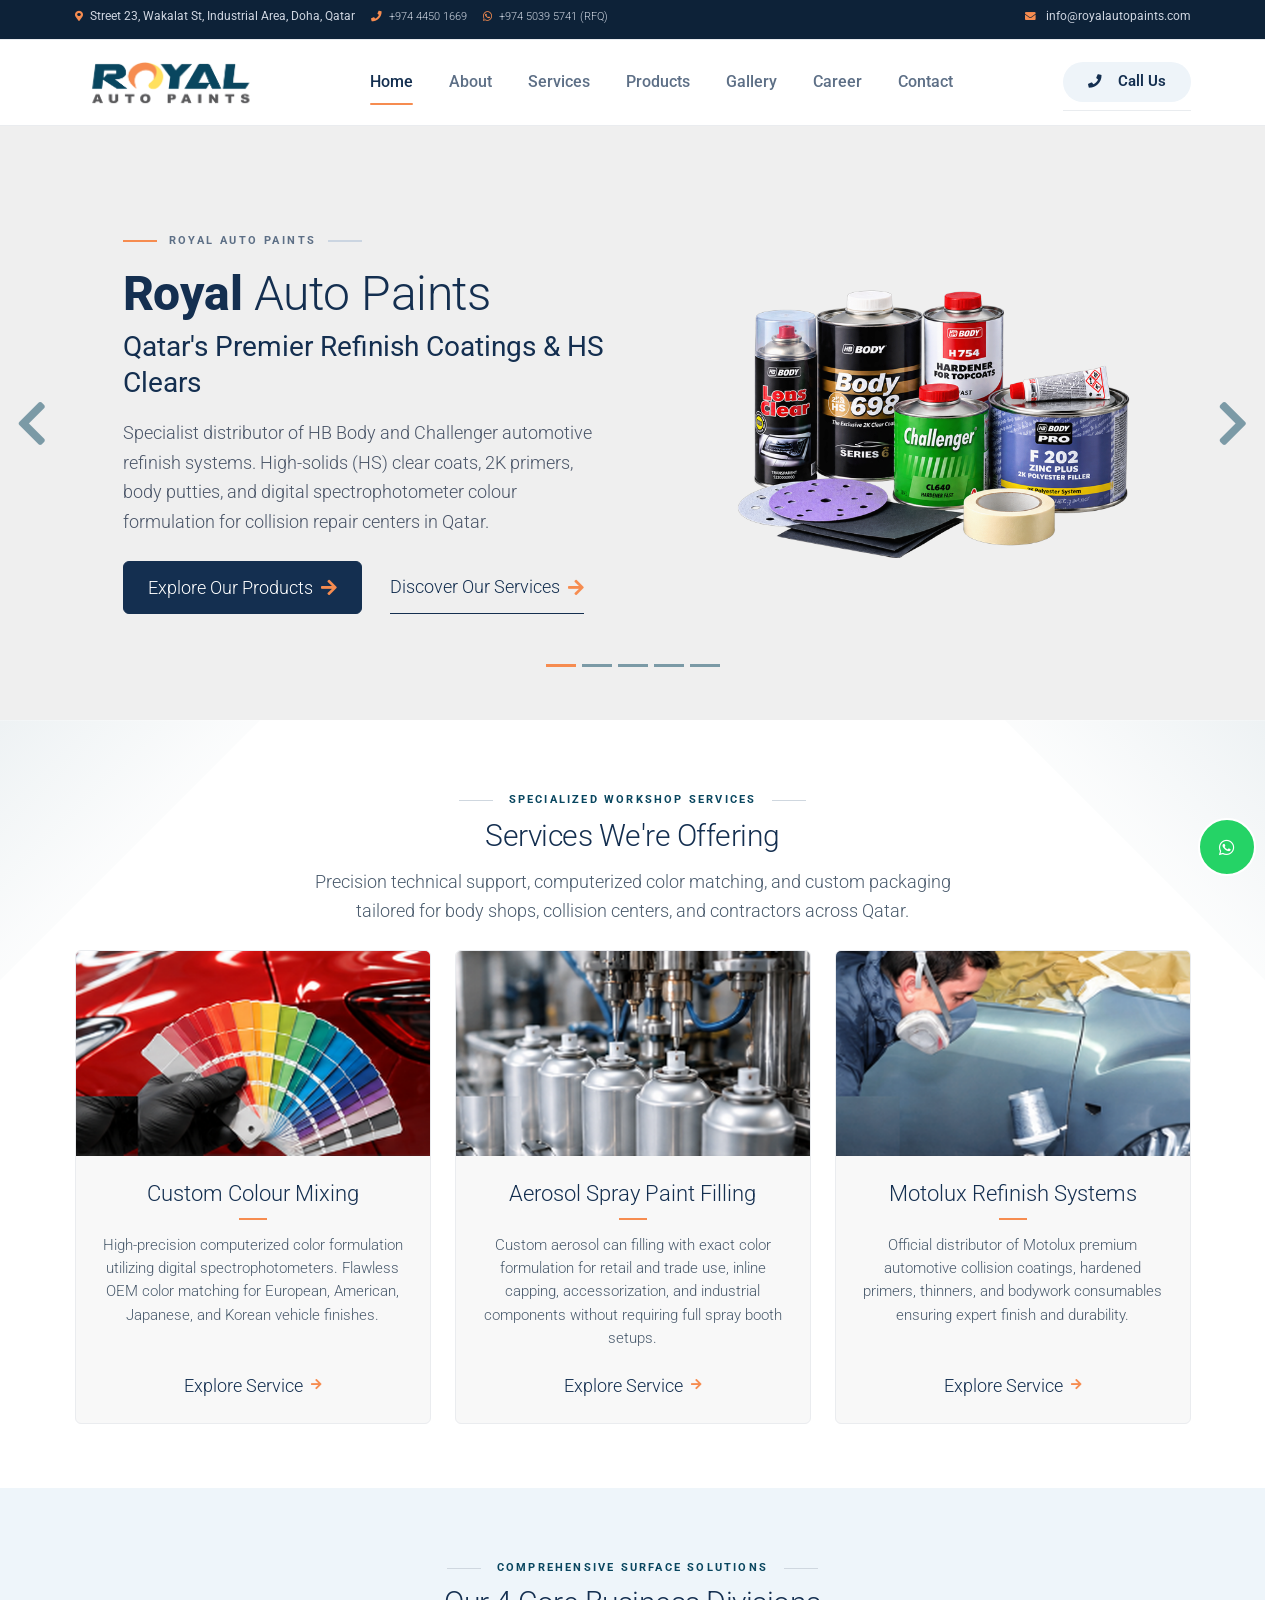
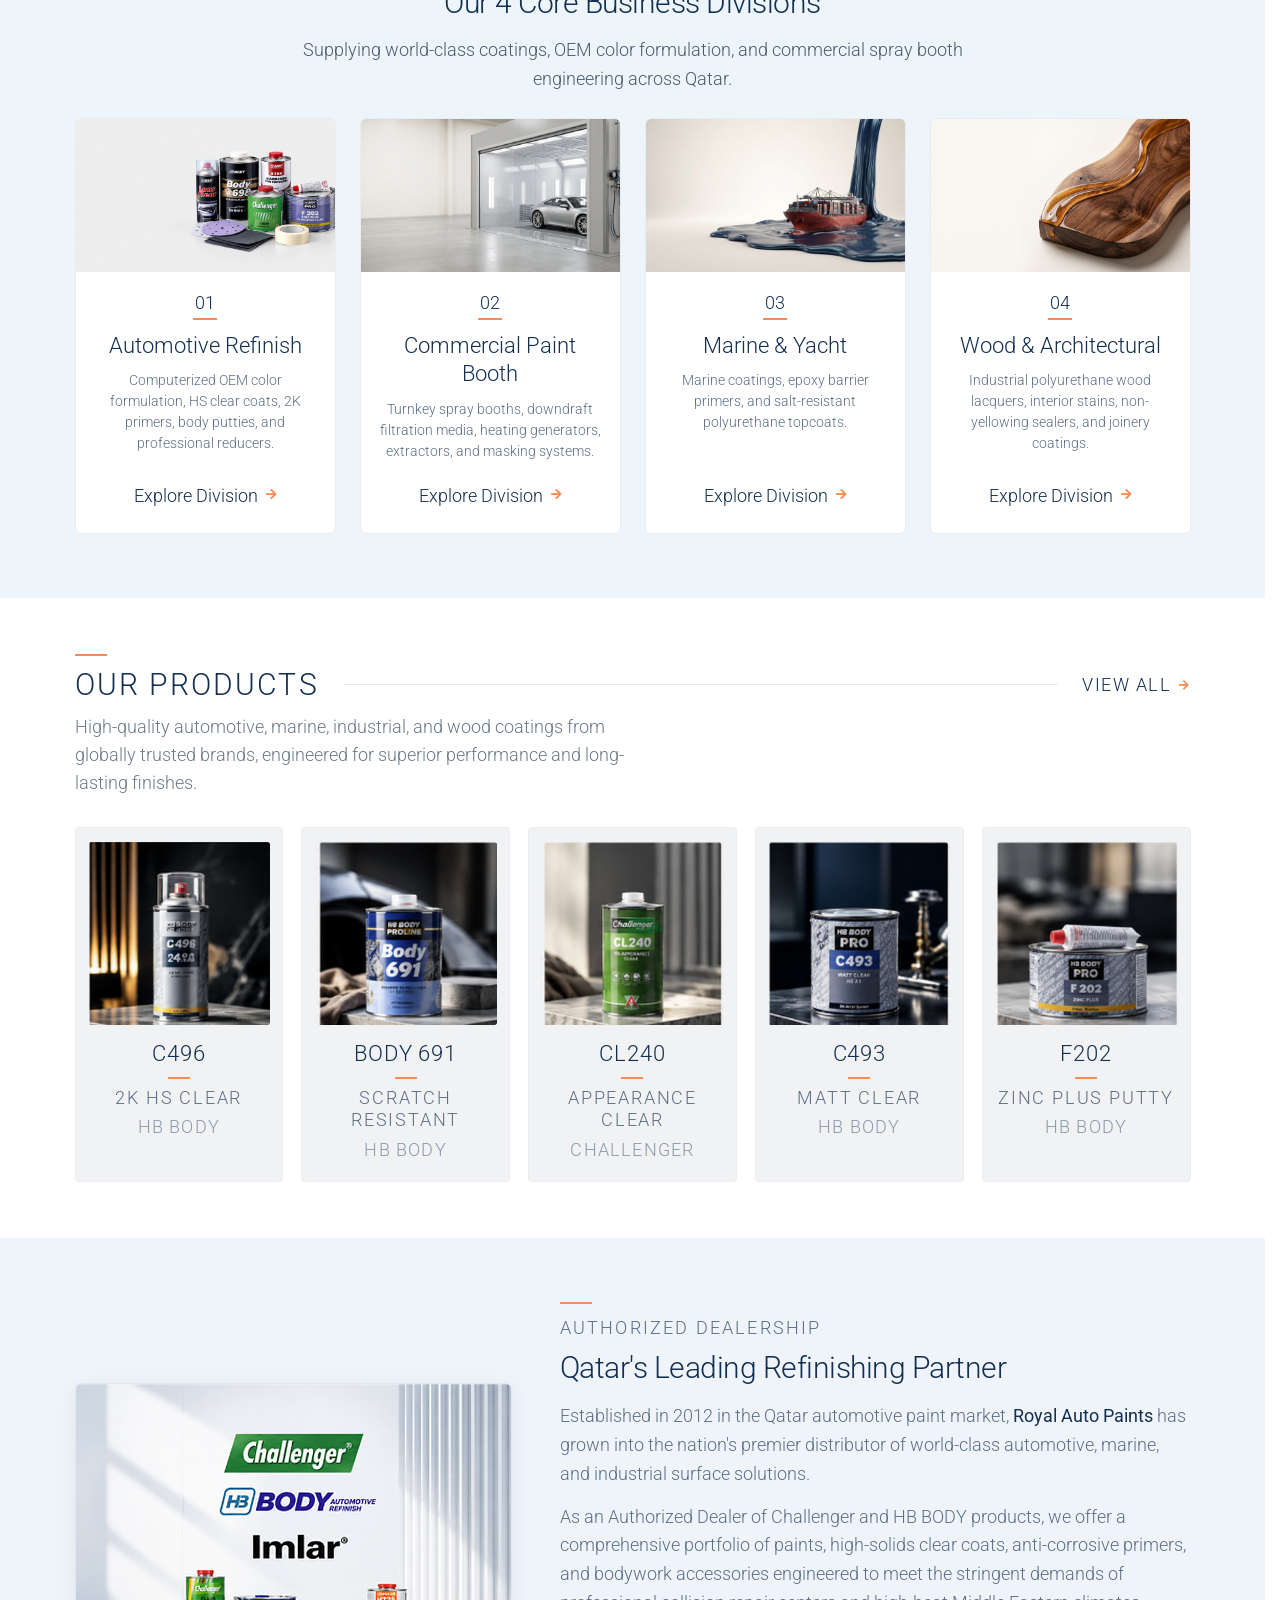
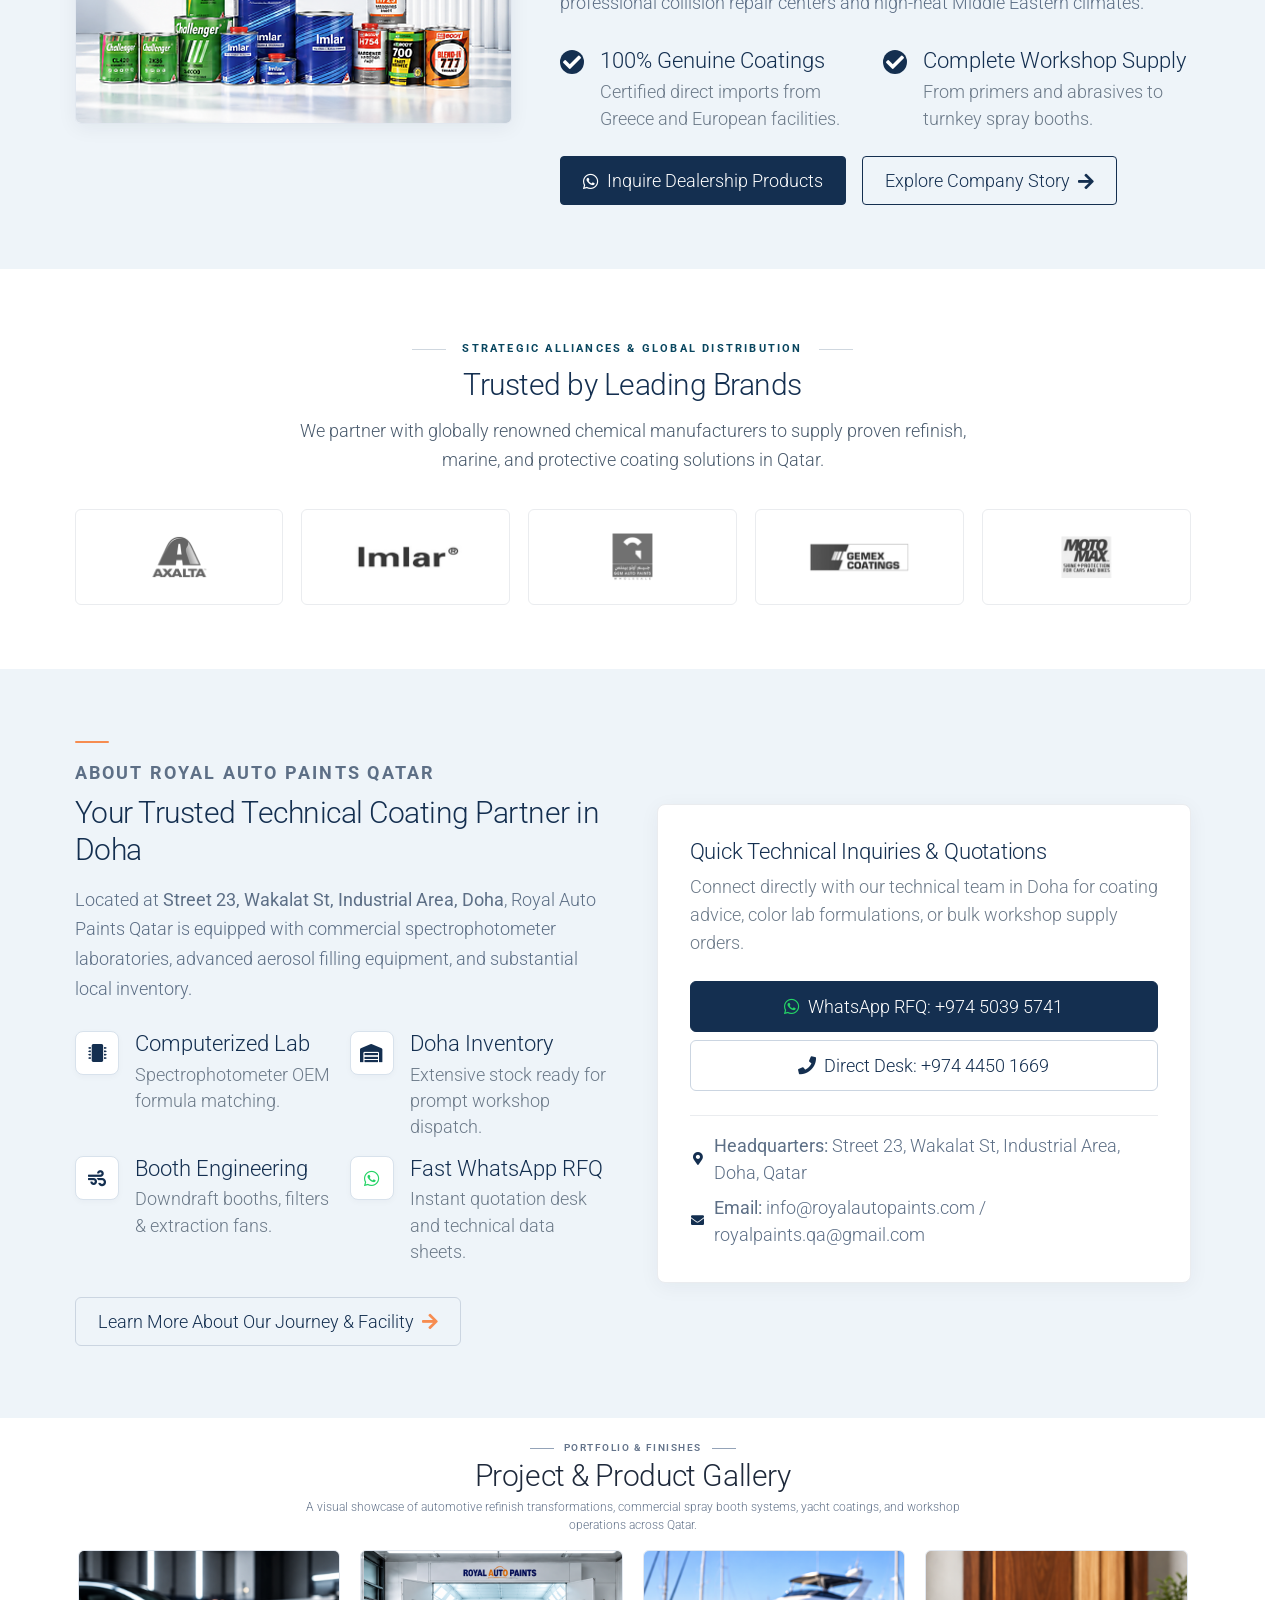
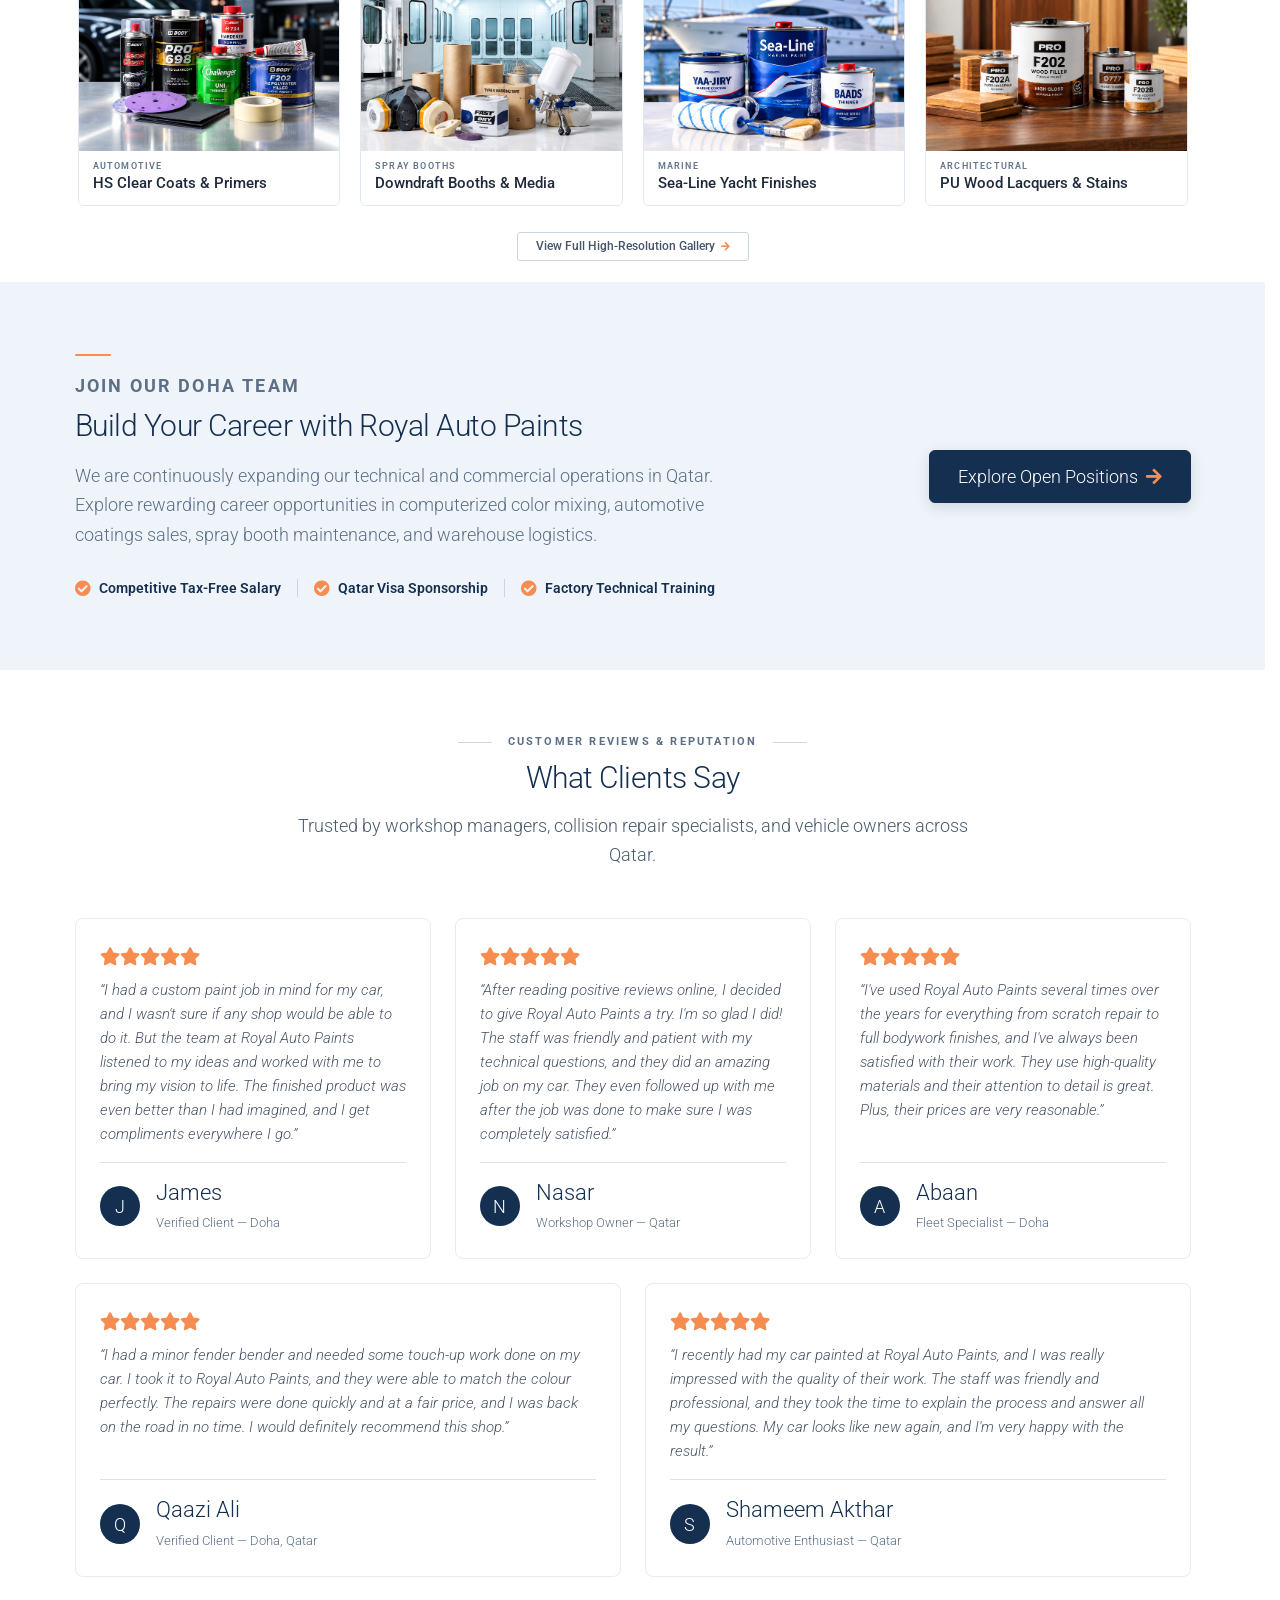
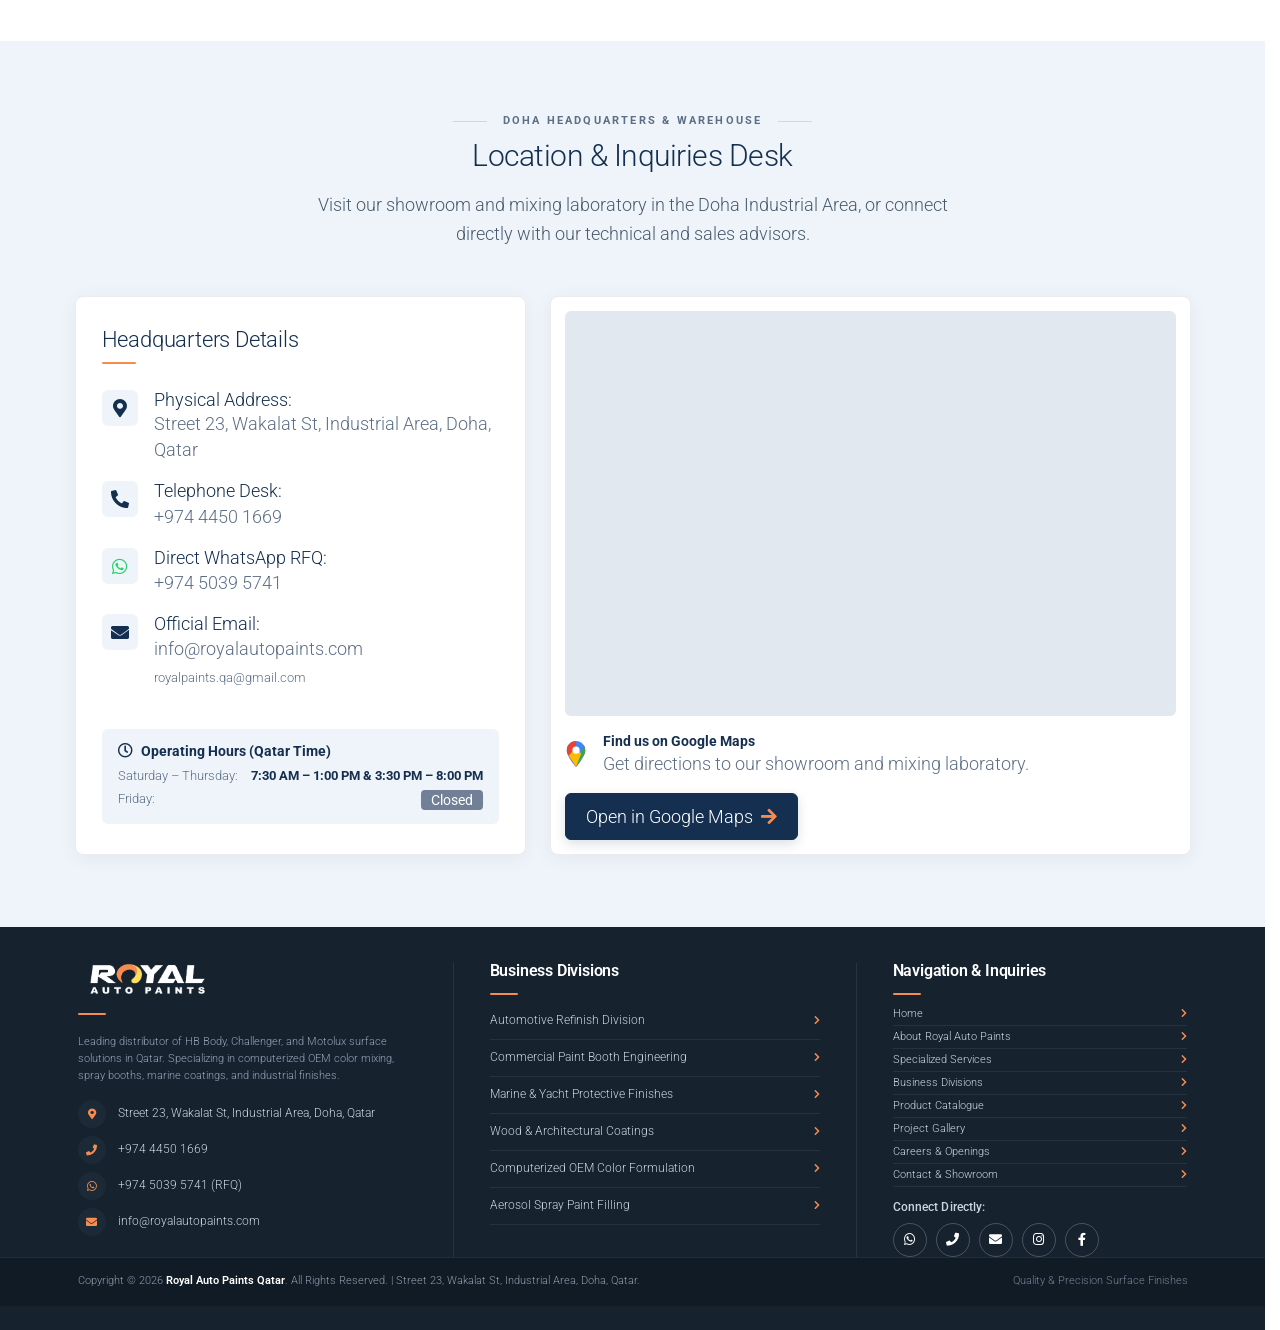
<file: index.html>
<!DOCTYPE html>
<html lang="en">

<head>
    <title>Royal Auto Paints Qatar — Automotive Refinish, Marine &amp; Architectural Coatings</title>
    <meta charset="utf-8">
    <meta name="viewport" content="width=device-width, initial-scale=1, shrink-to-fit=no">
    <meta name="description" content="Royal Auto Paints Qatar in Doha Industrial Area. Authorized dealer of HB Body &amp; Challenger. Computerized OEM color matching, commercial paint booths, marine &amp; yacht coatings, and wood finishes.">

    <link rel="apple-touch-icon" href="images/royal_favicon.png">
    <link rel="shortcut icon" type="image/x-icon" href="images/royal_favicon.png">

    <link rel="stylesheet" href="css/bootstrap.min.css">
    <link rel="stylesheet" href="css/templatemo.css">
    <link rel="stylesheet" href="css/custom.css">

    <!-- Google Font (Roboto) -->
    <link rel="stylesheet" href="https://fonts.googleapis.com/css2?family=Playfair+Display:ital,wght@0,500;0,600;0,700;1,400&family=Roboto:wght@100;200;300;400;500;700;900&display=swap">
    <link rel="stylesheet" href="css/fontawesome.min.css">
    <link rel="canonical" href="https://www.royalautopaints.com/">

    <!-- Open Graph & Social SEO Meta -->
    <meta property="og:type" content="business.business">
    <meta property="og:title" content="Royal Auto Paints Qatar — Automotive Refinish, Marine &amp; Architectural Coatings">
    <meta property="og:description" content="Established in 2012. Authorized dealer of HB Body &amp; Challenger in Doha Industrial Area. Computerized OEM color matching, commercial spray paint booths, marine &amp; yacht coatings, and wood finishes.">
    <meta property="og:url" content="https://www.royalautopaints.com/">
    <meta property="og:image" content="https://www.royalautopaints.com/images/auth.jpg">
    <meta property="og:locale" content="en_US">
    <meta name="twitter:card" content="summary_large_image">

    <!-- JSON-LD Structured Data: LocalBusiness & AutoPartsStore Schema (Google Knowledge Graph & Local SEO) -->
    <script type="application/ld+json">
{
  "@context": "https://schema.org",
  "@type": ["AutoPartsStore", "AutomotiveBusiness", "LocalBusiness"],
  "@id": "https://www.royalautopaints.com/#organization",
  "name": "Royal Auto Paints",
  "alternateName": ["Royal Auto Paints Qatar", "Royal Paints Qatar", "رويال لأصباغ السيارات"],
  "url": "https://www.royalautopaints.com/",
  "logo": "https://www.royalautopaints.com/images/royal_favicon.png",
  "image": [
    "https://www.royalautopaints.com/images/auth.jpg",
    "https://www.royalautopaints.com/images/royalpaint_hero_3.jpg"
  ],
  "description": "Established in 2012, Royal Auto Paints is Qatar's premier authorized distributor of HB Body, Axalta Challenger, Motolux, and Sea-Line coatings. Providing computerized OEM spectrophotometer color mixing, spray booths, 2K clear coats, primers, putties, marine coatings, and industrial finishes in Doha Industrial Area.",
  "foundingDate": "2012",
  "telephone": ["+97450395741", "+97444501669"],
  "email": "info@royalautopaints.com",
  "address": {
    "@type": "PostalAddress",
    "streetAddress": "Street No. 23 (Wakalat St), Industrial Area",
    "addressLocality": "Doha",
    "addressRegion": "Doha",
    "addressCountry": "QA"
  },
  "geo": {
    "@type": "GeoCoordinates",
    "latitude": 25.1843,
    "longitude": 51.4428
  },
  "hasMap": "https://maps.google.com/?q=25.1843,51.4428",
  "priceRange": "$$",
  "currenciesAccepted": "QAR",
  "paymentAccepted": "Cash, Credit Card, Bank Transfer",
  "areaServed": {
    "@type": "Country",
    "name": "Qatar"
  },
  "brand": [
    {"@type": "Brand", "name": "HB Body"},
    {"@type": "Brand", "name": "Challenger"},
    {"@type": "Brand", "name": "Axalta"},
    {"@type": "Brand", "name": "Sea-Line"},
    {"@type": "Brand", "name": "Motolux"}
  ],
  "sameAs": [
    "https://www.instagram.com/royal_auto_paints/",
    "https://www.facebook.com/profile.php?id=100057669180751",
    "https://wa.me/97450395741"
  ],
  "openingHoursSpecification": [
    {
      "@type": "OpeningHoursSpecification",
      "dayOfWeek": ["Saturday", "Sunday", "Monday", "Tuesday", "Wednesday", "Thursday"],
      "opens": "07:30",
      "closes": "12:30"
    },
    {
      "@type": "OpeningHoursSpecification",
      "dayOfWeek": ["Saturday", "Sunday", "Monday", "Tuesday", "Wednesday", "Thursday"],
      "opens": "15:30",
      "closes": "19:30"
    }
  ]
}
    </script>
</head>

<body id="home">

    <!-- ========================================================================
         1. Top Utility Navigation Bar (Desktop)
         ======================================================================== -->
    <nav class="navbar navbar-expand-lg bg-dark navbar-light d-none d-lg-block py-2" id="templatemo_nav_top">
        <div class="container text-light">
            <div class="w-100 d-flex justify-content-between align-items-center">
                <div class="d-flex align-items-center flex-wrap">
                    <span class="me-3 small">
                        <i class="fas fa-map-marker-alt text-success me-1"></i>
                        Street 23, Wakalat St, Industrial Area, Doha, Qatar
                    </span>
                    <span class="me-3 small">
                        <i class="fa fa-phone text-success me-1"></i>
                        <a class="navbar-sm-brand text-light text-decoration-none" href="tel:+97444501669">+974 4450 1669</a>
                    </span>
                    <span class="small">
                        <i class="fab fa-whatsapp text-success me-1"></i>
                        <a class="navbar-sm-brand text-light text-decoration-none" href="https://wa.me/97450395741?text=Hello%20Royal%20Auto%20Paints%20Qatar%2C%20I%20would%20like%20to%20request%20an%20RFQ" target="_blank">+974 5039 5741 (RFQ)</a>
                    </span>
                </div>
                <div class="d-flex align-items-center">
                    <a class="navbar-sm-brand text-light text-decoration-none small" href="mailto:info@royalautopaints.com" title="Email Royal Auto Paints">
                        <i class="fa fa-envelope fa-sm fa-fw me-2 text-success"></i>info@royalautopaints.com
                    </a>
                </div>
            </div>
        </div>
    </nav>

    <!-- ========================================================================
         2. Master Sticky Navigation Header
         ======================================================================== -->
    <nav class="navbar navbar-expand-lg navbar-light bg-white sticky-top py-2">
        <div class="container d-flex justify-content-between align-items-center">

            <!-- Brand Logo -->
            <a class="navbar-brand text-success logo d-flex align-items-center m-0" href="index.html">
                <img src="images/royal_logo.png" alt="Royal Auto Paints Qatar" height="44">
            </a>

            <!-- Mobile Quick Actions & Hamburger -->
            <div class="d-flex align-items-center d-lg-none mobile-header-actions">
                <a href="tel:+97444501669" class="btn-call-pill text-decoration-none me-2" title="Call Showroom: +974 4450 1669">
                    <i class="fa fa-phone me-1 me-sm-2"></i>
                    <span>Call Us</span>
                </a>
                <button class="navbar-toggler border-0" type="button" data-bs-toggle="collapse" data-bs-target="#templatemo_main_nav" aria-controls="templatemo_main_nav" aria-expanded="false" aria-label="Toggle navigation">
                    <span class="navbar-toggler-icon"></span>
                </button>
            </div>

            <!-- Navigation Links -->
            <div class="align-self-center collapse navbar-collapse flex-fill d-lg-flex justify-content-lg-between" id="templatemo_main_nav">
                <div class="flex-fill">
                    <ul class="nav navbar-nav d-flex justify-content-between mx-lg-auto mb-2 mb-lg-0">
                        <li class="nav-item">
                            <a class="nav-link active" href="index.html">Home</a>
                        </li>
                        <li class="nav-item">
                            <a class="nav-link" href="about.html">About</a>
                        </li>
                        <li class="nav-item">
                            <a class="nav-link" href="services.html">Services</a>
                        </li>
                        <li class="nav-item">
                            <a class="nav-link" href="products.html">Products</a>
                        </li>
                        <li class="nav-item">
                            <a class="nav-link" href="gallery.html">Gallery</a>
                        </li>
                        <li class="nav-item">
                            <a class="nav-link" href="career.html">Career</a>
                        </li>
                        <li class="nav-item">
                            <a class="nav-link" href="contact.html">Contact</a>
                        </li>
                    </ul>
                </div>

                <!-- Desktop Call Action -->
                <div class="navbar align-self-center d-none d-lg-flex">
                    <a href="tel:+97444501669" class="btn-call-pill text-decoration-none" title="Call Showroom: +974 4450 1669">
                        <i class="fa fa-phone me-2"></i>
                        <span>Call Us</span>
                    </a>
                </div>
            </div>

        </div>
    </nav>

    <!-- ========================================================================
         Search Modal
         ======================================================================== -->
    <div class="modal fade bg-white" id="templatemo_search" tabindex="-1" role="dialog" aria-hidden="true">
        <div class="modal-dialog modal-lg" role="document">
            <div class="w-100 pt-1 mb-4 text-end">
                <button type="button" class="btn-close" data-bs-dismiss="modal" aria-label="Close"></button>
            </div>
            <div class="modal-content modal-body border-0 p-3">
                <div class="text-center mb-4">
                    <h2 class="h2 text-dark">Search Products &amp; Surface Solutions</h2>
                    <p class="text-muted small">Search clear coats, primers, fillers, thinners, spray guns, or marine coatings.</p>
                </div>
                <div class="input-group mb-3">
                    <input type="text" class="form-control py-2" id="inputModalSearch" placeholder="Type product name (e.g., C496, F202, Thinner, Spray Gun)...">
                    <button class="btn btn-success text-white px-4" id="btnModalSearch" type="button">
                        <i class="fa fa-fw fa-search"></i> Search
                    </button>
                </div>
                <div class="text-center">
                    <span class="small text-muted me-2">Quick inquiries:</span>
                    <a href="https://wa.me/97450395741?text=Inquiry%20about%202K%20Clear%20Coats" target="_blank" class="badge bg-light text-dark text-decoration-none border me-1">Clear Coats</a>
                    <a href="https://wa.me/97450395741?text=Inquiry%20about%20Zinc%20Plus%20Putties" target="_blank" class="badge bg-light text-dark text-decoration-none border me-1">Putties</a>
                    <a href="https://wa.me/97450395741?text=Inquiry%20about%20Spray%20Guns" target="_blank" class="badge bg-light text-dark text-decoration-none border me-1">Spray Guns</a>
                    <a href="https://wa.me/97450395741?text=Inquiry%20about%20OEM%20Color%20Mixing" target="_blank" class="badge bg-light text-dark text-decoration-none border">Color Mixing</a>
                </div>
            </div>
        </div>
    </div>

    <!-- ========================================================================
         3. Hero Carousel (Stock Zay Fidelity)
         ======================================================================== -->
    <div id="template-mo-zay-hero-carousel" class="carousel slide" data-bs-ride="carousel">
        <ol class="carousel-indicators">
            <li data-bs-target="#template-mo-zay-hero-carousel" data-bs-slide-to="0" class="active"></li>
            <li data-bs-target="#template-mo-zay-hero-carousel" data-bs-slide-to="1"></li>
            <li data-bs-target="#template-mo-zay-hero-carousel" data-bs-slide-to="2"></li>
            <li data-bs-target="#template-mo-zay-hero-carousel" data-bs-slide-to="3"></li>
            <li data-bs-target="#template-mo-zay-hero-carousel" data-bs-slide-to="4"></li>
        </ol>

        <div class="carousel-inner">

            <!-- SLIDE 1: Automotive Refinish -->
            <div class="carousel-item active">
                <div class="container">
                    <div class="row p-5">
                        <div class="mx-auto col-md-8 col-lg-6 order-lg-last">
                            <img class="img-fluid" src="images/hero_slide_01.png" alt="Qatar's Premier Refinish Coatings &amp; HS Clears">
                        </div>
                        <div class="col-lg-6 mb-0 d-flex align-items-center">
                            <div class="text-align-left align-self-center">
                                <!-- Flanked Eyebrow -->
                                <div class="hero-eyebrow-wrap mb-3">
                                    <span class="hero-eyebrow-line"></span>
                                    <span class="hero-eyebrow-text">ROYAL AUTO PAINTS</span>
                                    <span class="hero-eyebrow-line"></span>
                                </div>
                                <h1 class="hero-main-heading"><b>Royal</b> Auto Paints</h1>
                                <h3 class="hero-sub-heading">Qatar's Premier Refinish Coatings &amp; HS Clears</h3>
                                <p class="hero-desc">
                                    Specialist distributor of HB Body and Challenger automotive refinish systems. High-solids (HS) clear coats, 2K primers, body putties, and digital spectrophotometer colour formulation for collision repair centers in Qatar.
                                </p>
                                <div class="d-flex flex-wrap gap-3 mt-4">
                                    <a href="products.html" class="hero-btn-primary">
                                        Explore Our Products <i class="fas fa-arrow-right ms-2" style="color: #f68c50;"></i>
                                    </a>
                                    <a href="services.html" class="hero-btn-outline">
                                        Discover Our Services <i class="fas fa-arrow-right ms-2" style="color: #f68c50;"></i>
                                    </a>
                                </div>
                            </div>
                        </div>
                    </div>
                </div>
            </div>

            <!-- SLIDE 2: Commercial Paint Booth -->
            <div class="carousel-item">
                <div class="container">
                    <div class="row p-5">
                        <div class="mx-auto col-md-8 col-lg-6 order-lg-last">
                            <img class="img-fluid" src="images/hero_slide_02.png" alt="Commercial Spray Booths &amp; Consumables Qatar">
                        </div>
                        <div class="col-lg-6 mb-0 d-flex align-items-center">
                            <div class="text-align-left">
                                <h1 class="h1">Commercial Spray Booths</h1>
                                <h3 class="h2">Engineered Downdraft &amp; Masking Systems</h3>
                                <p>
                                    Turnkey automotive and industrial spray booths, downdraft air filtration media, heating generators, extraction units, automotive masking tapes, protective plastic films, and workshop safety respirators.
                                </p>
                            </div>
                        </div>
                    </div>
                </div>
            </div>

            <!-- SLIDE 3: Marine & Yacht -->
            <div class="carousel-item">
                <div class="container">
                    <div class="row p-5">
                        <div class="mx-auto col-md-8 col-lg-6 order-lg-last">
                            <img class="img-fluid" src="images/hero_slide_03.png" alt="Marine &amp; Yacht Protective Finishes Qatar">
                        </div>
                        <div class="col-lg-6 mb-0 d-flex align-items-center">
                            <div class="text-align-left">
                                <h1 class="h1">Marine &amp; Yacht Finishes</h1>
                                <h3 class="h2">Formulated for Extreme Arabian Gulf Salinity</h3>
                                <p>
                                    Sea-Line certified marine finishes, heavy-duty anti-fouling coatings, 2K epoxy barrier primers, and high-gloss polyurethane yacht topcoats engineered for intense Arabian Gulf salinity and UV exposure.
                                </p>
                            </div>
                        </div>
                    </div>
                </div>
            </div>

            <!-- SLIDE 4: Wood & Architectural -->
            <div class="carousel-item">
                <div class="container">
                    <div class="row p-5">
                        <div class="mx-auto col-md-8 col-lg-6 order-lg-last">
                            <img class="img-fluid" src="images/hero_slide_04.png" alt="Wood &amp; Architectural Industrial Finishes Qatar">
                        </div>
                        <div class="col-lg-6 mb-0 d-flex align-items-center">
                            <div class="text-align-left">
                                <h1 class="h1">Wood &amp; Architectural</h1>
                                <h3 class="h2">Polyurethane Lacquers, Stains &amp; Sealers</h3>
                                <p>
                                    Premium polyurethane wood lacquers, non-yellowing clear coats, interior stains, fast-drying hardeners, and exterior architectural coatings for joinery, luxury interior fit-outs, and commercial developments.
                                </p>
                            </div>
                        </div>
                    </div>
                </div>
            </div>

            <!-- SLIDE 5: Industrial Coatings -->
            <div class="carousel-item">
                <div class="container">
                    <div class="row p-5">
                        <div class="mx-auto col-md-8 col-lg-6 order-lg-last">
                            <img class="img-fluid" src="images/hero_slide_05.png" alt="Heavy-Duty Industrial Coatings &amp; Primers Qatar">
                        </div>
                        <div class="col-lg-6 mb-0 d-flex align-items-center">
                            <div class="text-align-left">
                                <h1 class="h1">Heavy-Duty Industrial</h1>
                                <h3 class="h2">Anti-Corrosion Metal Primers &amp; Epoxy</h3>
                                <p>
                                    Industrial anti-corrosion metal primers, high-build epoxy thinners, structural steel coatings, and chemical-resistant industrial finishes engineered for severe Middle Eastern industrial and marine applications.
                                </p>
                            </div>
                        </div>
                    </div>
                </div>
            </div>

        </div>

        <!-- Carousel Navigation Controls (Stock Zay ps-3 / pe-3) -->
        <a class="carousel-control-prev text-decoration-none w-auto ps-3" href="#template-mo-zay-hero-carousel" role="button" data-bs-slide="prev">
            <i class="fas fa-chevron-left"></i>
        </a>
        <a class="carousel-control-next text-decoration-none w-auto pe-3" href="#template-mo-zay-hero-carousel" role="button" data-bs-slide="next">
            <i class="fas fa-chevron-right"></i>
        </a>
    </div>

        <!-- ========================================================================
         4. Specialized Services Section (Exact Match to Reference Image)
         ======================================================================== -->
    <section class="py-5 services-section-wrapper" id="services">
        <div class="container py-3">
            <div class="row text-center pt-2 pb-4">
                <div class="col-lg-8 m-auto">
                    <!-- Eyebrow with flanking divider lines -->
                    <div class="service-section-eyebrow d-flex align-items-center justify-content-center mb-2">
                        <span class="eyebrow-line"></span>
                        <span class="eyebrow-text px-3 text-uppercase">Specialized Workshop Services</span>
                        <span class="eyebrow-line"></span>
                    </div>
                    <h2 class="services-heading">Services We're Offering</h2>
                    <p class="services-lead-text">
                        Precision technical support, computerized color matching, and custom packaging tailored for body shops, collision centers, and contractors across Qatar.
                    </p>
                </div>
            </div>

            <div class="row g-4">
                <!-- Service 1: Custom Colour Mixing -->
                <div class="col-12 col-md-4">
                    <div class="card h-100 service-card-ref">
                        <div class="service-card-img-wrap">
                            <img src="images/service_card_color_mixing.png" alt="Custom Colour Mixing" class="service-card-img">
                        </div>
                        <div class="service-card-body">
                            <div>
                                <h3 class="service-card-title">Custom Colour Mixing</h3>
                                <div class="service-card-divider"></div>
                                <p class="service-card-text">
                                    High-precision computerized color formulation utilizing digital spectrophotometers. Flawless OEM color matching for European, American, Japanese, and Korean vehicle finishes.
                                </p>
                            </div>
                            <div class="service-card-action">
                                <a href="services.html#color-mixing" class="service-explore-link">
                                    Explore Service <i class="fas fa-arrow-right ms-2 service-arrow-icon"></i>
                                </a>
                            </div>
                        </div>
                    </div>
                </div>

                <!-- Service 2: Aerosol Spray Paint Filling -->
                <div class="col-12 col-md-4">
                    <div class="card h-100 service-card-ref">
                        <div class="service-card-img-wrap">
                            <img src="images/service_card_aerosol.png" alt="Aerosol Spray Paint Filling" class="service-card-img">
                        </div>
                        <div class="service-card-body">
                            <div>
                                <h3 class="service-card-title">Aerosol Spray Paint Filling</h3>
                                <div class="service-card-divider"></div>
                                <p class="service-card-text">
                                    Custom aerosol can filling with exact color formulation for retail and trade use, inline capping, accessorization, and industrial components without requiring full spray booth setups.
                                </p>
                            </div>
                            <div class="service-card-action">
                                <a href="services.html#aerosol" class="service-explore-link">
                                    Explore Service <i class="fas fa-arrow-right ms-2 service-arrow-icon"></i>
                                </a>
                            </div>
                        </div>
                    </div>
                </div>

                <!-- Service 3: Motolux Refinish Systems -->
                <div class="col-12 col-md-4">
                    <div class="card h-100 service-card-ref">
                        <div class="service-card-img-wrap">
                            <img src="images/service_card_motolux.png" alt="Motolux Refinish Systems" class="service-card-img">
                        </div>
                        <div class="service-card-body">
                            <div>
                                <h3 class="service-card-title">Motolux Refinish Systems</h3>
                                <div class="service-card-divider"></div>
                                <p class="service-card-text">
                                    Official distributor of Motolux premium automotive collision coatings, hardened primers, thinners, and bodywork consumables ensuring expert finish and durability.
                                </p>
                            </div>
                            <div class="service-card-action">
                                <a href="services.html#motolux" class="service-explore-link">
                                    Explore Service <i class="fas fa-arrow-right ms-2 service-arrow-icon"></i>
                                </a>
                            </div>
                        </div>
                    </div>
                </div>
            </div>
        </div>
    </section>

        <!-- ========================================================================
         5. Core Business Divisions (Exact Match to Reference Image)
         ======================================================================== -->
    <section class="divisions-section-wrapper py-5" id="divisions">
        <div class="container py-3">
            <!-- Section Header -->
            <div class="row text-center pt-2 pb-4">
                <div class="col-lg-8 m-auto">
                    <!-- Eyebrow with flanking divider lines -->
                    <div class="divisions-section-eyebrow d-flex align-items-center justify-content-center mb-2">
                        <span class="divisions-eyebrow-line"></span>
                        <span class="divisions-eyebrow-text px-3 text-uppercase">Comprehensive Surface Solutions</span>
                        <span class="divisions-eyebrow-line"></span>
                    </div>
                    <h2 class="divisions-heading">Our 4 Core Business Divisions</h2>
                    <p class="divisions-lead-text">
                        Supplying world-class coatings, OEM color formulation, and commercial spray booth engineering across Qatar.
                    </p>
                </div>
            </div>

            <!-- 4 Divisions Cards Grid -->
            <div class="row g-3 g-lg-4">
                <!-- Division 01: Automotive Refinish -->
                <div class="col-12 col-sm-6 col-lg-3">
                    <div class="card h-100 division-modern-card">
                        <div class="division-card-img-wrap">
                            <img src="images/division_card_1_clean.png" alt="Automotive Refinish" class="division-card-img">
                        </div>
                        <div class="division-card-body">
                            <div>
                                <div class="division-card-num">01</div>
                                <div class="division-card-divider"></div>
                                <h3 class="division-card-title">Automotive Refinish</h3>
                                <p class="division-card-text">
                                    Computerized OEM color formulation, HS clear coats, 2K primers, body putties, and professional reducers.
                                </p>
                            </div>
                            <div class="division-card-action">
                                <a href="services.html#color-mixing" class="division-explore-link" aria-label="Explore Automotive Refinish Division">
                                    Explore Division <i class="fas fa-arrow-right ms-2 division-arrow-icon" aria-hidden="true"></i>
                                </a>
                            </div>
                        </div>
                    </div>
                </div>

                <!-- Division 02: Commercial Paint Booth -->
                <div class="col-12 col-sm-6 col-lg-3">
                    <div class="card h-100 division-modern-card">
                        <div class="division-card-img-wrap">
                            <img src="images/division_card_2_clean.png" alt="Commercial Paint Booth" class="division-card-img">
                        </div>
                        <div class="division-card-body">
                            <div>
                                <div class="division-card-num">02</div>
                                <div class="division-card-divider"></div>
                                <h3 class="division-card-title">Commercial Paint Booth</h3>
                                <p class="division-card-text">
                                    Turnkey spray booths, downdraft filtration media, heating generators, extractors, and masking systems.
                                </p>
                            </div>
                            <div class="division-card-action">
                                <a href="services.html#booths" class="division-explore-link" aria-label="Explore Commercial Paint Booth Division">
                                    Explore Division <i class="fas fa-arrow-right ms-2 division-arrow-icon" aria-hidden="true"></i>
                                </a>
                            </div>
                        </div>
                    </div>
                </div>

                <!-- Division 03: Marine & Yacht -->
                <div class="col-12 col-sm-6 col-lg-3">
                    <div class="card h-100 division-modern-card">
                        <div class="division-card-img-wrap">
                            <img src="images/division_card_3_clean.png" alt="Marine & Yacht" class="division-card-img">
                        </div>
                        <div class="division-card-body">
                            <div>
                                <div class="division-card-num">03</div>
                                <div class="division-card-divider"></div>
                                <h3 class="division-card-title">Marine &amp; Yacht</h3>
                                <p class="division-card-text">
                                    Marine coatings, epoxy barrier primers, and salt-resistant polyurethane topcoats.
                                </p>
                            </div>
                            <div class="division-card-action">
                                <a href="services.html#marine" class="division-explore-link" aria-label="Explore Marine & Yacht Division">
                                    Explore Division <i class="fas fa-arrow-right ms-2 division-arrow-icon" aria-hidden="true"></i>
                                </a>
                            </div>
                        </div>
                    </div>
                </div>

                <!-- Division 04: Wood & Architectural -->
                <div class="col-12 col-sm-6 col-lg-3">
                    <div class="card h-100 division-modern-card">
                        <div class="division-card-img-wrap">
                            <img src="images/division_card_4_clean.png" alt="Wood & Architectural" class="division-card-img">
                        </div>
                        <div class="division-card-body">
                            <div>
                                <div class="division-card-num">04</div>
                                <div class="division-card-divider"></div>
                                <h3 class="division-card-title">Wood &amp; Architectural</h3>
                                <p class="division-card-text">
                                    Industrial polyurethane wood lacquers, interior stains, non-yellowing sealers, and joinery coatings.
                                </p>
                            </div>
                            <div class="division-card-action">
                                <a href="services.html#wood" class="division-explore-link" aria-label="Explore Wood & Architectural Division">
                                    Explore Division <i class="fas fa-arrow-right ms-2 division-arrow-icon" aria-hidden="true"></i>
                                </a>
                            </div>
                        </div>
                    </div>
                </div>
            </div>
        </div>
    </section>

                            <!-- ========================================================================
         6. Our Products Showcase (Exact Match to Reference Image)
         ======================================================================== -->
    <section class="py-5 editorial-products-section" id="products">
        <div class="container py-2">

            <!-- Section Header: Top Orange Bar, Title with Connecting Line, and Subtitle -->
            <div class="editorial-products-header-wrap mb-4">
                <div class="editorial-header-top-bar"></div>
                <div class="d-flex align-items-center justify-content-between editorial-header-title-row">
                    <h2 class="editorial-section-heading mb-0">OUR PRODUCTS</h2>
                    <div class="editorial-header-connecting-line d-none d-md-block"></div>
                    <div>
                        <a href="products.html" class="editorial-view-all-link">
                            VIEW ALL <i class="fas fa-arrow-right ms-2 editorial-view-all-arrow"></i>
                        </a>
                    </div>
                </div>
                <p class="editorial-products-subtitle">
                    High-quality automotive, marine, industrial, and wood coatings from globally trusted brands, engineered for superior performance and long-lasting finishes.
                </p>
            </div>

            <!-- Single Row of 5 Featured Products Grid (Reference Image 3) -->
            <div class="editorial-products-grid" id="productGridContainer">

                <!-- 1. C496 -->
                <div class="product-item-col" data-category="clears">
                    <a href="https://wa.me/97450395741?text=Hello%20Royal%20Auto%20Paints%2C%20I%20am%20inquiring%20about%20C496%202K%20HS%20Clear" target="_blank" class="editorial-product-card text-decoration-none" aria-label="Inquire about C496 2K HS Clear on WhatsApp">
                        <div class="editorial-img-container">
                            <img src="images/products/editorial_c496.png" alt="HB Body C496 2K HS Clear" class="editorial-product-img">
                        </div>
                        <div class="editorial-info">
                            <h3 class="editorial-title product-title">C496</h3>
                            <div class="editorial-divider-orange"></div>
                            <div class="editorial-desc product-desc">2K HS CLEAR</div>
                            <div class="editorial-brand">HB BODY</div>
                        </div>
                    </a>
                </div>

                <!-- 2. BODY 691 -->
                <div class="product-item-col" data-category="clears">
                    <a href="https://wa.me/97450395741?text=Hello%20Royal%20Auto%20Paints%2C%20I%20am%20inquiring%20about%20Body%20691%20SR%20Clear%20Coat" target="_blank" class="editorial-product-card text-decoration-none" aria-label="Inquire about Body 691 Scratch Resistant on WhatsApp">
                        <div class="editorial-img-container">
                            <img src="images/products/editorial_body691.png" alt="HB Body 691 SR Clear Coat" class="editorial-product-img">
                        </div>
                        <div class="editorial-info">
                            <h3 class="editorial-title product-title">BODY 691</h3>
                            <div class="editorial-divider-orange"></div>
                            <div class="editorial-desc product-desc">SCRATCH RESISTANT</div>
                            <div class="editorial-brand">HB BODY</div>
                        </div>
                    </a>
                </div>

                <!-- 3. CL240 -->
                <div class="product-item-col" data-category="clears">
                    <a href="https://wa.me/97450395741?text=Hello%20Royal%20Auto%20Paints%2C%20I%20am%20inquiring%20about%20CL240%20HS%20Appearance%20Clear" target="_blank" class="editorial-product-card text-decoration-none" aria-label="Inquire about Challenger CL240 Appearance Clear on WhatsApp">
                        <div class="editorial-img-container">
                            <img src="images/products/editorial_cl240.png" alt="Challenger CL240 HS Appearance Clear" class="editorial-product-img">
                        </div>
                        <div class="editorial-info">
                            <h3 class="editorial-title product-title">CL240</h3>
                            <div class="editorial-divider-orange"></div>
                            <div class="editorial-desc product-desc">APPEARANCE CLEAR</div>
                            <div class="editorial-brand">CHALLENGER</div>
                        </div>
                    </a>
                </div>

                <!-- 4. C493 -->
                <div class="product-item-col" data-category="clears">
                    <a href="https://wa.me/97450395741?text=Hello%20Royal%20Auto%20Paints%2C%20I%20am%20inquiring%20about%20C493%20Matt%20Clear" target="_blank" class="editorial-product-card text-decoration-none" aria-label="Inquire about C493 Matt Clear on WhatsApp">
                        <div class="editorial-img-container">
                            <img src="images/products/editorial_c493.png" alt="HB Body C493 Matt Clear HS 2:1" class="editorial-product-img">
                        </div>
                        <div class="editorial-info">
                            <h3 class="editorial-title product-title">C493</h3>
                            <div class="editorial-divider-orange"></div>
                            <div class="editorial-desc product-desc">MATT CLEAR</div>
                            <div class="editorial-brand">HB BODY</div>
                        </div>
                    </a>
                </div>

                <!-- 5. F202 -->
                <div class="product-item-col" data-category="putties">
                    <a href="https://wa.me/97450395741?text=Hello%20Royal%20Auto%20Paints%2C%20I%20am%20inquiring%20about%20F202%20Zinc%20Plus" target="_blank" class="editorial-product-card text-decoration-none" aria-label="Inquire about F202 Zinc Plus Putty on WhatsApp">
                        <div class="editorial-img-container">
                            <img src="images/products/editorial_f202.png" alt="HB Body F202 Zinc Plus Putty" class="editorial-product-img">
                        </div>
                        <div class="editorial-info">
                            <h3 class="editorial-title product-title">F202</h3>
                            <div class="editorial-divider-orange"></div>
                            <div class="editorial-desc product-desc">ZINC PLUS PUTTY</div>
                            <div class="editorial-brand">HB BODY</div>
                        </div>
                    </a>
                </div>

            </div>

        </div>
    </section>

        <!-- ========================================================================
         7. Authorized Dealership & Brand Legacy (Exact Match to Reference Image)
         ======================================================================== -->
    <section class="dealership-section-wrapper py-5" id="dealership">
        <div class="container py-3">
            <div class="row align-items-center g-4 g-lg-5">
                <!-- Left: Dealership Product Showcase Image -->
                <div class="col-12 col-lg-5 text-center">
                    <div class="dealership-img-wrap">
                        <img src="images/dealership_showcase.png" class="img-fluid dealership-showcase-img" alt="Authorized Dealer Challenger and HB Body Qatar">
                    </div>
                </div>

                <!-- Right: Content Column -->
                <div class="col-12 col-lg-7 ps-lg-4">
                    <div class="dealership-top-bar"></div>
                    <div class="dealership-eyebrow text-uppercase">Authorized Dealership</div>
                    <h2 class="dealership-heading">Qatar's Leading Refinishing Partner</h2>

                    <p class="dealership-lead-desc">
                        Established in 2012 in the Qatar automotive paint market, <strong class="text-navy">Royal Auto Paints</strong> has grown into the nation's premier distributor of world-class automotive, marine, and industrial surface solutions.
                    </p>
                    <p class="dealership-body-desc">
                        As an Authorized Dealer of Challenger and HB BODY products, we offer a comprehensive portfolio of paints, high-solids clear coats, anti-corrosive primers, and bodywork accessories engineered to meet the stringent demands of professional collision repair centers and high-heat Middle Eastern climates.
                    </p>

                    <!-- 2 Key Highlights -->
                    <div class="row g-3 pt-2 mb-4">
                        <div class="col-12 col-sm-6">
                            <div class="d-flex align-items-start">
                                <div class="dealership-check-badge flex-shrink-0 me-3">
                                    <i class="fas fa-check" aria-hidden="true"></i>
                                </div>
                                <div>
                                    <h3 class="dealership-feature-title mb-1">100% Genuine Coatings</h3>
                                    <p class="dealership-feature-desc mb-0">Certified direct imports from Greece and European facilities.</p>
                                </div>
                            </div>
                        </div>
                        <div class="col-12 col-sm-6">
                            <div class="d-flex align-items-start">
                                <div class="dealership-check-badge flex-shrink-0 me-3">
                                    <i class="fas fa-check" aria-hidden="true"></i>
                                </div>
                                <div>
                                    <h3 class="dealership-feature-title mb-1">Complete Workshop Supply</h3>
                                    <p class="dealership-feature-desc mb-0">From primers and abrasives to turnkey spray booths.</p>
                                </div>
                            </div>
                        </div>
                    </div>

                    <!-- Action Buttons -->
                    <div class="d-flex flex-wrap gap-3 align-items-center">
                        <a class="btn dealership-btn-primary" href="https://wa.me/97450395741?text=Hello%20Royal%20Auto%20Paints%2C%20I%20am%20inquiring%20about%20Challenger%20and%20HB%20Body%20dealership%20products" target="_blank" aria-label="Inquire about dealership products on WhatsApp">
                            <i class="fab fa-whatsapp me-2" aria-hidden="true"></i> Inquire Dealership Products
                        </a>
                        <a class="btn dealership-btn-outline" href="about.html" aria-label="Explore Company Story">
                            Explore Company Story <i class="fas fa-arrow-right ms-2 dealership-btn-arrow" aria-hidden="true"></i>
                        </a>
                    </div>
                </div>
            </div>
        </div>
    </section>

    <!-- ========================================================================
         8. Brand Partner Showcase (Exact Match to Reference Image)
         ======================================================================== -->
    <section class="brands-section-wrapper py-5" id="brands">
        <div class="container py-3">
            <!-- Section Header Flanked with Lines -->
            <div class="row text-center pt-2 pb-4">
                <div class="col-lg-8 m-auto">
                    <!-- Eyebrow with flanking divider lines -->
                    <div class="brands-section-eyebrow d-flex align-items-center justify-content-center mb-2">
                        <span class="brands-eyebrow-line"></span>
                        <span class="brands-eyebrow-text px-3 text-uppercase">Strategic Alliances &amp; Global Distribution</span>
                        <span class="brands-eyebrow-line"></span>
                    </div>
                    <h2 class="brands-heading">Trusted by Leading Brands</h2>
                    <p class="brands-lead-text">
                        We partner with globally renowned chemical manufacturers to supply proven refinish, marine, and protective coating solutions in Qatar.
                    </p>
                </div>
            </div>

            <!-- 5 Evenly-Spaced Brand Partner Cards in a Single Row -->
            <div class="brands-grid-row">
                <!-- 1. Axalta -->
                <div class="brand-partner-card">
                    <img src="images/1290323.png" alt="Axalta Coating Systems" class="brand-partner-logo">
                </div>

                <!-- 2. Imlar -->
                <div class="brand-partner-card">
                    <img src="images/290323.png" alt="Imlar Paints" class="brand-partner-logo">
                </div>

                <!-- 3. GPC Automotive -->
                <div class="brand-partner-card">
                    <img src="images/4290323.png" alt="GPC Automotive Coatings" class="brand-partner-logo">
                </div>

                <!-- 4. Gemex Coatings -->
                <div class="brand-partner-card">
                    <img src="images/3290323.png" alt="Gemex Coatings" class="brand-partner-logo">
                </div>

                <!-- 5. Moto Max -->
                <div class="brand-partner-card">
                    <img src="images/2290323.png" alt="Moto Max Refinish" class="brand-partner-logo">
                </div>
            </div>
        </div>
    </section>

<!-- ========================================================================
         9. About Facility & Operational Strengths
         ======================================================================== -->
    <section class="facility-section-wrapper py-5" id="about">
        <div class="container py-lg-4">
            <div class="row align-items-center g-4 g-lg-5">
                <!-- Left Column: Facility Overview & Capabilities -->
                <div class="col-lg-6">
                    <div class="facility-top-bar mb-3"></div>
                    <div class="facility-eyebrow text-uppercase fw-bold mb-2">ABOUT ROYAL AUTO PAINTS QATAR</div>
                    <h2 class="facility-heading mb-3">Your Trusted Technical Coating Partner in Doha</h2>
                    <p class="facility-description mb-4">
                        Located at <strong>Street 23, Wakalat St, Industrial Area, Doha</strong>, Royal Auto Paints Qatar is equipped with commercial spectrophotometer laboratories, advanced aerosol filling equipment, and substantial local inventory.
                    </p>

                    <div class="row g-3 facility-features-grid pt-1">
                        <div class="col-sm-6">
                            <div class="facility-feature-item d-flex align-items-start">
                                <div class="facility-icon-box flex-shrink-0 me-3">
                                    <i class="fas fa-microchip"></i>
                                </div>
                                <div>
                                    <h3 class="facility-feature-title mb-1">Computerized Lab</h3>
                                    <p class="facility-feature-desc mb-0">Spectrophotometer OEM formula matching.</p>
                                </div>
                            </div>
                        </div>
                        <div class="col-sm-6">
                            <div class="facility-feature-item d-flex align-items-start">
                                <div class="facility-icon-box flex-shrink-0 me-3">
                                    <i class="fas fa-warehouse"></i>
                                </div>
                                <div>
                                    <h3 class="facility-feature-title mb-1">Doha Inventory</h3>
                                    <p class="facility-feature-desc mb-0">Extensive stock ready for prompt workshop dispatch.</p>
                                </div>
                            </div>
                        </div>
                        <div class="col-sm-6">
                            <div class="facility-feature-item d-flex align-items-start">
                                <div class="facility-icon-box flex-shrink-0 me-3">
                                    <i class="fas fa-wind"></i>
                                </div>
                                <div>
                                    <h3 class="facility-feature-title mb-1">Booth Engineering</h3>
                                    <p class="facility-feature-desc mb-0">Downdraft booths, filters &amp; extraction fans.</p>
                                </div>
                            </div>
                        </div>
                        <div class="col-sm-6">
                            <div class="facility-feature-item d-flex align-items-start">
                                <div class="facility-icon-box flex-shrink-0 me-3">
                                    <i class="fab fa-whatsapp"></i>
                                </div>
                                <div>
                                    <h3 class="facility-feature-title mb-1">Fast WhatsApp RFQ</h3>
                                    <p class="facility-feature-desc mb-0">Instant quotation desk and technical data sheets.</p>
                                </div>
                            </div>
                        </div>
                    </div>

                    <div class="mt-4 pt-2">
                        <a href="about.html" class="facility-journey-btn">
                            Learn More About Our Journey &amp; Facility <i class="fas fa-arrow-right ms-2" style="color: #f68c50;"></i>
                        </a>
                    </div>
                </div>

                <!-- Right Column: Quick Technical Inquiries & Quotations Card -->
                <div class="col-lg-6">
                    <div class="facility-contact-card">
                        <h3 class="facility-card-title mb-2">Quick Technical Inquiries &amp; Quotations</h3>
                        <p class="facility-card-subtitle mb-4">
                            Connect directly with our technical team in Doha for coating advice, color lab formulations, or bulk workshop supply orders.
                        </p>
                        <div class="d-grid gap-2">
                            <a class="facility-btn-solid-navy" href="https://wa.me/97450395741?text=Hello%20Royal%20Auto%20Paints%2C%20I%20would%20like%20to%20request%20a%20quotation" target="_blank">
                                <i class="fab fa-whatsapp me-2"></i> WhatsApp RFQ: +974 5039 5741
                            </a>
                            <a class="facility-btn-outline-navy" href="tel:+97444501669">
                                <i class="fa fa-phone me-2"></i> Direct Desk: +974 4450 1669
                            </a>
                        </div>
                        <div class="facility-card-footer mt-4 pt-3">
                            <p class="mb-2 d-flex align-items-center">
                                <i class="fas fa-map-marker-alt facility-footer-icon me-2"></i>
                                <span><strong>Headquarters:</strong> Street 23, Wakalat St, Industrial Area, Doha, Qatar</span>
                            </p>
                            <p class="mb-0 d-flex align-items-center">
                                <i class="fas fa-envelope facility-footer-icon me-2"></i>
                                <span><strong>Email:</strong> info@royalautopaints.com / royalpaints.qa@gmail.com</span>
                            </p>
                        </div>
                    </div>
                </div>
            </div>
        </div>
    </section>

    <!-- ========================================================================
         10. Project & Surface Solutions Gallery Preview
         ======================================================================== -->
    <section class="gallery-section-wrapper" id="gallery">
        <div class="gallery-inner-container">
            <!-- Section Header -->
            <div class="gallery-header-wrap">
                <div class="gallery-section-eyebrow">
                    <span class="gallery-eyebrow-line"></span>
                    <span class="gallery-eyebrow-text">PORTFOLIO &amp; FINISHES</span>
                    <span class="gallery-eyebrow-line"></span>
                </div>
                <h2 class="gallery-heading">Project &amp; Product Gallery</h2>
                <p class="gallery-lead-text">
                    A visual showcase of automotive refinish transformations, commercial spray booth systems, yacht coatings, and workshop operations across Qatar.
                </p>
            </div>

            <!-- 4 Gallery Cards Grid -->
            <div class="gallery-cards-grid">
                <!-- Card 1: Automotive -->
                <div class="gallery-card">
                    <div class="gallery-card-img-wrap">
                        <img src="images/gallery/auto_workshop.png" alt="HS Clear Coats &amp; Primers" class="gallery-card-img">
                    </div>
                    <div class="gallery-card-body">
                        <div class="gallery-card-category">AUTOMOTIVE</div>
                        <h3 class="gallery-card-title">HS Clear Coats &amp; Primers</h3>
                    </div>
                </div>

                <!-- Card 2: Spray Booths -->
                <div class="gallery-card">
                    <div class="gallery-card-img-wrap">
                        <img src="images/gallery/auto_paint_booth.png" alt="Downdraft Booths &amp; Media" class="gallery-card-img">
                    </div>
                    <div class="gallery-card-body">
                        <div class="gallery-card-category">SPRAY BOOTHS</div>
                        <h3 class="gallery-card-title">Downdraft Booths &amp; Media</h3>
                    </div>
                </div>

                <!-- Card 3: Marine -->
                <div class="gallery-card">
                    <div class="gallery-card-img-wrap">
                        <img src="images/gallery/marine_paints.png" alt="Sea-Line Yacht Finishes" class="gallery-card-img">
                    </div>
                    <div class="gallery-card-body">
                        <div class="gallery-card-category">MARINE</div>
                        <h3 class="gallery-card-title">Sea-Line Yacht Finishes</h3>
                    </div>
                </div>

                <!-- Card 4: Architectural -->
                <div class="gallery-card">
                    <div class="gallery-card-img-wrap">
                        <img src="images/gallery/wood_finish.png" alt="PU Wood Lacquers &amp; Stains" class="gallery-card-img">
                    </div>
                    <div class="gallery-card-body">
                        <div class="gallery-card-category">ARCHITECTURAL</div>
                        <h3 class="gallery-card-title">PU Wood Lacquers &amp; Stains</h3>
                    </div>
                </div>
            </div>

            <!-- Bottom Action Button -->
            <div class="gallery-btn-wrap">
                <a href="gallery.html" class="gallery-view-btn">
                    <span>View Full High-Resolution Gallery</span>
                    <i class="fas fa-arrow-right"></i>
                </a>
            </div>
        </div>
    </section>

    <!-- ========================================================================
         11. Careers at Royal Auto Paints
         ======================================================================== -->
    <section class="career-section-wrapper py-5" id="career">
        <div class="container py-lg-4">
            <div class="row align-items-center">
                <!-- Left Column: Career Narrative & Key Benefits -->
                <div class="col-lg-8">
                    <div class="career-top-bar mb-3"></div>
                    <div class="career-eyebrow text-uppercase fw-bold mb-2">JOIN OUR DOHA TEAM</div>
                    <h2 class="career-heading mb-3">Build Your Career with Royal Auto Paints</h2>
                    <p class="career-description mb-4">
                        We are continuously expanding our technical and commercial operations in Qatar. Explore rewarding career opportunities in computerized color mixing, automotive coatings sales, spray booth maintenance, and warehouse logistics.
                    </p>
                    <div class="career-perks-row d-flex flex-wrap align-items-center gap-3 pt-1">
                        <div class="career-perk-item d-flex align-items-center">
                            <i class="fas fa-check-circle career-perk-icon me-2"></i>
                            <span class="career-perk-text">Competitive Tax-Free Salary</span>
                        </div>
                        <span class="career-perk-divider d-none d-md-inline-block"></span>
                        <div class="career-perk-item d-flex align-items-center">
                            <i class="fas fa-check-circle career-perk-icon me-2"></i>
                            <span class="career-perk-text">Qatar Visa Sponsorship</span>
                        </div>
                        <span class="career-perk-divider d-none d-md-inline-block"></span>
                        <div class="career-perk-item d-flex align-items-center">
                            <i class="fas fa-check-circle career-perk-icon me-2"></i>
                            <span class="career-perk-text">Factory Technical Training</span>
                        </div>
                    </div>
                </div>

                <!-- Right Column: Action Button -->
                <div class="col-lg-4 text-lg-end mt-4 mt-lg-0">
                    <a href="career.html" class="career-action-btn">
                        Explore Open Positions <i class="fas fa-arrow-right ms-2" style="color: #f68c50;"></i>
                    </a>
                </div>
            </div>
        </div>
    </section>

    <!-- ========================================================================
         12. Customer Testimonials (Authentic Feedback from Old Site)
         ======================================================================== -->
    <section class="testimonials-section-wrapper py-5" id="testimonials">
        <div class="container py-lg-3">
            <!-- Section Header -->
            <div class="row text-center mb-4">
                <div class="col-lg-8 mx-auto">
                    <div class="testimonials-section-eyebrow d-flex align-items-center justify-content-center gap-3 mb-2">
                        <span class="testimonials-eyebrow-line"></span>
                        <span class="testimonials-eyebrow-text text-uppercase">CUSTOMER REVIEWS &amp; REPUTATION</span>
                        <span class="testimonials-eyebrow-line"></span>
                    </div>
                    <h2 class="testimonials-heading mb-3">What Clients Say</h2>
                    <p class="testimonials-lead-text mx-auto mb-0">
                        Trusted by workshop managers, collision repair specialists, and vehicle owners across Qatar.
                    </p>
                </div>
            </div>

            <div class="row g-4 mt-2">
                <!-- Review 1: James -->
                <div class="col-12 col-md-6 col-lg-4">
                    <div class="card p-4 testimonial-card">
                        <div>
                            <div class="testimonial-stars mb-2">
                                <i class="fa fa-star"></i><i class="fa fa-star"></i><i class="fa fa-star"></i><i class="fa fa-star"></i><i class="fa fa-star"></i>
                            </div>
                            <p class="testimonial-text mb-3">
                                “I had a custom paint job in mind for my car, and I wasn't sure if any shop would be able to do it. But the team at Royal Auto Paints listened to my ideas and worked with me to bring my vision to life. The finished product was even better than I had imagined, and I get compliments everywhere I go.”
                            </p>
                        </div>
                        <div class="d-flex align-items-center pt-3 border-top mt-auto">
                            <div class="testimonial-avatar me-3">J</div>
                            <div>
                                <h3 class="testimonial-author-name mb-0">James</h3>
                                <span class="testimonial-author-meta">Verified Client &mdash; Doha</span>
                            </div>
                        </div>
                    </div>
                </div>

                <!-- Review 2: Nasar -->
                <div class="col-12 col-md-6 col-lg-4">
                    <div class="card p-4 testimonial-card">
                        <div>
                            <div class="testimonial-stars mb-2">
                                <i class="fa fa-star"></i><i class="fa fa-star"></i><i class="fa fa-star"></i><i class="fa fa-star"></i><i class="fa fa-star"></i>
                            </div>
                            <p class="testimonial-text mb-3">
                                “After reading positive reviews online, I decided to give Royal Auto Paints a try. I'm so glad I did! The staff was friendly and patient with my technical questions, and they did an amazing job on my car. They even followed up with me after the job was done to make sure I was completely satisfied.”
                            </p>
                        </div>
                        <div class="d-flex align-items-center pt-3 border-top mt-auto">
                            <div class="testimonial-avatar me-3">N</div>
                            <div>
                                <h3 class="testimonial-author-name mb-0">Nasar</h3>
                                <span class="testimonial-author-meta">Workshop Owner &mdash; Qatar</span>
                            </div>
                        </div>
                    </div>
                </div>

                <!-- Review 3: Abaan -->
                <div class="col-12 col-md-6 col-lg-4">
                    <div class="card p-4 testimonial-card">
                        <div>
                            <div class="testimonial-stars mb-2">
                                <i class="fa fa-star"></i><i class="fa fa-star"></i><i class="fa fa-star"></i><i class="fa fa-star"></i><i class="fa fa-star"></i>
                            </div>
                            <p class="testimonial-text mb-3">
                                “I've used Royal Auto Paints several times over the years for everything from scratch repair to full bodywork finishes, and I've always been satisfied with their work. They use high-quality materials and their attention to detail is great. Plus, their prices are very reasonable.”
                            </p>
                        </div>
                        <div class="d-flex align-items-center pt-3 border-top mt-auto">
                            <div class="testimonial-avatar me-3">A</div>
                            <div>
                                <h3 class="testimonial-author-name mb-0">Abaan</h3>
                                <span class="testimonial-author-meta">Fleet Specialist &mdash; Doha</span>
                            </div>
                        </div>
                    </div>
                </div>

                <!-- Review 4: Qaazi Ali -->
                <div class="col-12 col-md-6 col-lg-6">
                    <div class="card p-4 testimonial-card">
                        <div>
                            <div class="testimonial-stars mb-2">
                                <i class="fa fa-star"></i><i class="fa fa-star"></i><i class="fa fa-star"></i><i class="fa fa-star"></i><i class="fa fa-star"></i>
                            </div>
                            <p class="testimonial-text mb-3">
                                “I had a minor fender bender and needed some touch-up work done on my car. I took it to Royal Auto Paints, and they were able to match the colour perfectly. The repairs were done quickly and at a fair price, and I was back on the road in no time. I would definitely recommend this shop.”
                            </p>
                        </div>
                        <div class="d-flex align-items-center pt-3 border-top mt-auto">
                            <div class="testimonial-avatar me-3">Q</div>
                            <div>
                                <h3 class="testimonial-author-name mb-0">Qaazi Ali</h3>
                                <span class="testimonial-author-meta">Verified Client &mdash; Doha, Qatar</span>
                            </div>
                        </div>
                    </div>
                </div>

                <!-- Review 5: Shameem Akthar -->
                <div class="col-12 col-md-6 col-lg-6">
                    <div class="card p-4 testimonial-card">
                        <div>
                            <div class="testimonial-stars mb-2">
                                <i class="fa fa-star"></i><i class="fa fa-star"></i><i class="fa fa-star"></i><i class="fa fa-star"></i><i class="fa fa-star"></i>
                            </div>
                            <p class="testimonial-text mb-3">
                                “I recently had my car painted at Royal Auto Paints, and I was really impressed with the quality of their work. The staff was friendly and professional, and they took the time to explain the process and answer all my questions. My car looks like new again, and I'm very happy with the result.”
                            </p>
                        </div>
                        <div class="d-flex align-items-center pt-3 border-top mt-auto">
                            <div class="testimonial-avatar me-3">S</div>
                            <div>
                                <h3 class="testimonial-author-name mb-0">Shameem Akthar</h3>
                                <span class="testimonial-author-meta">Automotive Enthusiast &mdash; Qatar</span>
                            </div>
                        </div>
                    </div>
                </div>
            </div>
        </div>
    </section>

    <!-- ========================================================================
         13. Location Guide & Contact Desk (With Google Map)
         ======================================================================== -->
    <section class="contact-section-wrapper py-5" id="contact">
        <div class="container py-lg-4">
            <!-- Section Header -->
            <div class="row text-center mb-4">
                <div class="col-lg-8 mx-auto">
                    <div class="contact-section-eyebrow d-flex align-items-center justify-content-center gap-3 mb-2">
                        <span class="contact-eyebrow-line"></span>
                        <span class="contact-eyebrow-text text-uppercase">DOHA HEADQUARTERS &amp; WAREHOUSE</span>
                        <span class="contact-eyebrow-line"></span>
                    </div>
                    <h2 class="contact-heading mb-3">Location &amp; Inquiries Desk</h2>
                    <p class="contact-lead-text mx-auto mb-0">
                        Visit our showroom and mixing laboratory in the Doha Industrial Area, or connect directly with our technical and sales advisors.
                    </p>
                </div>
            </div>

            <div class="row g-4 mt-2">
                <!-- Left Column: Headquarters Details Card -->
                <div class="col-lg-5">
                    <div class="contact-details-card h-100">
                        <div>
                            <h3 class="contact-card-title mb-2">Headquarters Details</h3>
                            <div class="contact-title-bar mb-4"></div>

                            <div class="contact-info-list mb-3">
                                <!-- 1. Physical Address -->
                                <div class="contact-info-item d-flex align-items-start mb-3">
                                    <div class="contact-icon-box me-3">
                                        <i class="fas fa-map-marker-alt"></i>
                                    </div>
                                    <div>
                                        <div class="contact-info-label">Physical Address:</div>
                                        <div class="contact-info-value">Street 23, Wakalat St, Industrial Area, Doha, Qatar</div>
                                    </div>
                                </div>

                                <!-- 2. Telephone Desk -->
                                <div class="contact-info-item d-flex align-items-start mb-3">
                                    <div class="contact-icon-box me-3">
                                        <i class="fas fa-phone-alt"></i>
                                    </div>
                                    <div>
                                        <div class="contact-info-label">Telephone Desk:</div>
                                        <a href="tel:+97444501669" class="contact-info-link">+974 4450 1669</a>
                                    </div>
                                </div>

                                <!-- 3. Direct WhatsApp RFQ -->
                                <div class="contact-info-item d-flex align-items-start mb-3">
                                    <div class="contact-icon-box me-3">
                                        <i class="fab fa-whatsapp"></i>
                                    </div>
                                    <div>
                                        <div class="contact-info-label">Direct WhatsApp RFQ:</div>
                                        <a href="https://wa.me/97450395741" target="_blank" class="contact-info-link">+974 5039 5741</a>
                                    </div>
                                </div>

                                <!-- 4. Official Email -->
                                <div class="contact-info-item d-flex align-items-start mb-1">
                                    <div class="contact-icon-box me-3">
                                        <i class="fas fa-envelope"></i>
                                    </div>
                                    <div>
                                        <div class="contact-info-label">Official Email:</div>
                                        <a href="mailto:info@royalautopaints.com" class="contact-info-link d-block">info@royalautopaints.com</a>
                                        <span class="contact-info-value">royalpaints.qa@gmail.com</span>
                                    </div>
                                </div>
                            </div>
                        </div>

                        <!-- Operating Hours Box -->
                        <div class="contact-hours-box mt-4">
                            <div class="d-flex align-items-center mb-2">
                                <i class="far fa-clock me-2 contact-hours-clock"></i>
                                <h4 class="contact-hours-title mb-0">Operating Hours (Qatar Time)</h4>
                            </div>
                            <div class="d-flex justify-content-between align-items-center mb-1">
                                <span class="contact-hours-day">Saturday &ndash; Thursday:</span>
                                <span class="contact-hours-time">7:30 AM &ndash; 1:00 PM &amp; 3:30 PM &ndash; 8:00 PM</span>
                            </div>
                            <div class="d-flex justify-content-between align-items-center">
                                <span class="contact-hours-day">Friday:</span>
                                <span class="badge contact-closed-badge">Closed</span>
                            </div>
                        </div>
                    </div>
                </div>

                <!-- Right Column: Interactive Google Map Card -->
                <div class="col-lg-7">
                    <div class="contact-map-card h-100">
                        <div class="contact-map-frame-wrap">
                            <iframe
                                title="Royal Auto Paints Doha Location Map"
                                src="https://www.google.com/maps/embed?pb=!1m18!1m12!1m3!1d14434.789182312674!2d51.4287814!3d25.1843292!2m3!1f0!2f0!3f0!3m2!1i1024!2i768!4f13.1!3m3!1m2!1s0x3e45cf5f57f59d57%3A0x6e257ef59b8c340b!2sIndustrial%20Area%2C%20Doha%2C%20Qatar!5e0!3m2!1sen!2sqa!4v1700000000000!5m2!1sen!2sqa"
                                allowfullscreen=""
                                loading="lazy"
                                referrerpolicy="no-referrer-when-downgrade"
                                class="contact-map-iframe">
                            </iframe>
                        </div>
                        <div class="contact-map-footer d-flex flex-wrap align-items-center justify-content-between gap-3 pt-3">
                            <div class="d-flex align-items-center">
                                <svg width="22" height="26" viewBox="0 0 92 130" class="flex-shrink-0 me-3">
                                    <path d="M46 0C20.6 0 0 20.6 0 46c0 34.5 46 84 46 84s46-49.5 46-84C92 20.6 71.4 0 46 0z" fill="#4285F4"/>
                                    <path d="M46 0C20.6 0 0 20.6 0 46c0 10.3 3.5 19.8 9.4 27.5L46 130l36.6-56.5C88.5 65.8 92 56.3 92 46c0-7.8-2-15.1-5.4-21.5L46 130z" fill="#EA4335"/>
                                    <path d="M9.4 73.5C21.7 89.8 46 130 46 130s24.3-40.2 36.6-56.5L46 32 9.4 73.5z" fill="#FBBC04"/>
                                    <path d="M46 130l36.6-56.5C88.5 65.8 92 56.3 92 46c0-7.8-2-15.1-5.4-21.5L46 130z" fill="#34A853"/>
                                    <circle cx="46" cy="46" r="18" fill="#FFFFFF"/>
                                </svg>
                                <div>
                                    <h4 class="contact-map-footer-title mb-0">Find us on Google Maps</h4>
                                    <p class="contact-map-footer-desc mb-0">Get directions to our showroom and mixing laboratory.</p>
                                </div>
                            </div>
                            <a href="https://maps.google.com/?q=Street+23+Wakalat+St+Industrial+Area+Doha+Qatar" target="_blank" class="contact-map-action-btn">
                                Open in Google Maps <i class="fas fa-arrow-right ms-2" style="color: #f68c50;"></i>
                            </a>
                        </div>
                    </div>
                </div>
            </div>
        </div>
    </section>

    <!-- ========================================================================
         12. Corporate Footer
         ======================================================================== -->
    <footer class="footer-main-wrapper" id="tempaltemo_footer">
        <div class="footer-inner-container">
            <div class="footer-grid-row">

                <!-- Column 1: Company Profile -->
                <div class="footer-col-profile">
                    <div class="footer-logo-wrap">
                        <img src="images/royal_logo_white.png" alt="Royal Auto Paints Qatar">
                    </div>
                    <div class="footer-accent-bar footer-accent-col1"></div>
                    <p class="footer-lead-text">
                        Leading distributor of HB Body, Challenger, and Motolux surface solutions in Qatar. Specializing in computerized OEM color mixing, spray booths, marine coatings, and industrial finishes.
                    </p>
                    <ul class="footer-contact-list">
                        <li class="footer-contact-item">
                            <span class="footer-contact-badge"><i class="fas fa-map-marker-alt footer-contact-icon"></i></span>
                            <span class="footer-contact-text">Street 23, Wakalat St, Industrial Area, Doha, Qatar</span>
                        </li>
                        <li class="footer-contact-item">
                            <span class="footer-contact-badge"><i class="fa fa-phone footer-contact-icon"></i></span>
                            <a class="footer-contact-link" href="tel:+97444501669">+974 4450 1669</a>
                        </li>
                        <li class="footer-contact-item">
                            <span class="footer-contact-badge"><i class="fab fa-whatsapp footer-contact-icon"></i></span>
                            <a class="footer-contact-link" href="https://wa.me/97450395741" target="_blank">+974 5039 5741 (RFQ)</a>
                        </li>
                        <li class="footer-contact-item">
                            <span class="footer-contact-badge"><i class="fa fa-envelope footer-contact-icon"></i></span>
                            <a class="footer-contact-link" href="mailto:info@royalautopaints.com">info@royalautopaints.com</a>
                        </li>
                    </ul>
                </div>

                <!-- Column 2: Business Divisions -->
                <div class="footer-col-divisions">
                    <h3 class="footer-col-title">Business Divisions</h3>
                    <div class="footer-accent-bar"></div>
                    <ul class="footer-divisions-list">
                        <li class="footer-division-item">
                            <a class="footer-division-link" href="#divisions">
                                <span>Automotive Refinish Division</span>
                                <i class="fas fa-chevron-right footer-chevron"></i>
                            </a>
                        </li>
                        <li class="footer-division-item">
                            <a class="footer-division-link" href="#divisions">
                                <span>Commercial Paint Booth Engineering</span>
                                <i class="fas fa-chevron-right footer-chevron"></i>
                            </a>
                        </li>
                        <li class="footer-division-item">
                            <a class="footer-division-link" href="#divisions">
                                <span>Marine &amp; Yacht Protective Finishes</span>
                                <i class="fas fa-chevron-right footer-chevron"></i>
                            </a>
                        </li>
                        <li class="footer-division-item">
                            <a class="footer-division-link" href="#divisions">
                                <span>Wood &amp; Architectural Coatings</span>
                                <i class="fas fa-chevron-right footer-chevron"></i>
                            </a>
                        </li>
                        <li class="footer-division-item">
                            <a class="footer-division-link" href="#services">
                                <span>Computerized OEM Color Formulation</span>
                                <i class="fas fa-chevron-right footer-chevron"></i>
                            </a>
                        </li>
                        <li class="footer-division-item">
                            <a class="footer-division-link" href="#services">
                                <span>Aerosol Spray Paint Filling</span>
                                <i class="fas fa-chevron-right footer-chevron"></i>
                            </a>
                        </li>
                    </ul>
                </div>

                <!-- Column 3: Navigation & Inquiries -->
                <div class="footer-col-nav">
                    <h3 class="footer-col-title">Navigation &amp; Inquiries</h3>
                    <div class="footer-accent-bar"></div>
                    <ul class="footer-nav-list">
                        <li class="footer-nav-item">
                            <a class="footer-nav-link" href="index.html">
                                <span>Home</span>
                                <i class="fas fa-chevron-right footer-chevron"></i>
                            </a>
                        </li>
                        <li class="footer-nav-item">
                            <a class="footer-nav-link" href="about.html">
                                <span>About Royal Auto Paints</span>
                                <i class="fas fa-chevron-right footer-chevron"></i>
                            </a>
                        </li>
                        <li class="footer-nav-item">
                            <a class="footer-nav-link" href="services.html">
                                <span>Specialized Services</span>
                                <i class="fas fa-chevron-right footer-chevron"></i>
                            </a>
                        </li>
                        <li class="footer-nav-item">
                            <a class="footer-nav-link" href="#divisions">
                                <span>Business Divisions</span>
                                <i class="fas fa-chevron-right footer-chevron"></i>
                            </a>
                        </li>
                        <li class="footer-nav-item">
                            <a class="footer-nav-link" href="products.html">
                                <span>Product Catalogue</span>
                                <i class="fas fa-chevron-right footer-chevron"></i>
                            </a>
                        </li>
                        <li class="footer-nav-item">
                            <a class="footer-nav-link" href="gallery.html">
                                <span>Project Gallery</span>
                                <i class="fas fa-chevron-right footer-chevron"></i>
                            </a>
                        </li>
                        <li class="footer-nav-item">
                            <a class="footer-nav-link" href="career.html">
                                <span>Careers &amp; Openings</span>
                                <i class="fas fa-chevron-right footer-chevron"></i>
                            </a>
                        </li>
                        <li class="footer-nav-item">
                            <a class="footer-nav-link" href="contact.html">
                                <span>Contact &amp; Showroom</span>
                                <i class="fas fa-chevron-right footer-chevron"></i>
                            </a>
                        </li>
                    </ul>

                    <div class="footer-social-wrap">
                        <div class="footer-social-label">Connect Directly:</div>
                        <div class="footer-social-icons-row">
                            <a class="footer-social-btn" href="https://wa.me/97450395741" target="_blank" title="WhatsApp"><i class="fab fa-whatsapp"></i></a>
                            <a class="footer-social-btn" href="tel:+97444501669" title="Phone Call"><i class="fa fa-phone"></i></a>
                            <a class="footer-social-btn" href="mailto:info@royalautopaints.com" title="Email Us"><i class="fa fa-envelope"></i></a>
                            <a class="footer-social-btn" href="https://www.instagram.com/royal_auto_paints/" target="_blank" title="Instagram"><i class="fab fa-instagram"></i></a>
                            <a class="footer-social-btn" href="https://www.facebook.com/profile.php?id=100057669180751" target="_blank" title="Facebook"><i class="fab fa-facebook-f"></i></a>
                        </div>
                    </div>
                </div>

            </div>
        </div>

        <!-- Copyright Bar -->
        <div class="footer-copyright-bar">
            <div class="footer-inner-container footer-copyright-inner">
                <p class="footer-copyright-text">
                    Copyright &copy; 2026 <strong>Royal Auto Paints Qatar</strong>. All Rights Reserved. | Street 23, Wakalat St, Industrial Area, Doha, Qatar.
                </p>
                <span class="footer-tagline-text">Quality &amp; Precision Surface Finishes</span>
            </div>
        </div>
    </footer>

    <!-- ========================================================================
         13. Floating WhatsApp Direct Action Button
         ======================================================================== -->
    <a href="https://wa.me/97450395741?text=Hello%20Royal%20Auto%20Paints%20Qatar%2C%20I%20would%20like%20to%20request%20an%20RFQ" class="floating-whatsapp-btn" target="_blank" title="Instant WhatsApp RFQ">
        <i class="fab fa-whatsapp"></i>
    </a>

    <!-- Scripts -->
    <script src="js/jquery-1.11.0.min.js"></script>
    <script src="js/jquery-migrate-1.2.1.min.js"></script>
    <script src="js/bootstrap.bundle.min.js"></script>
    <script src="js/templatemo.js"></script>
    <script src="js/custom.js"></script>

</body>

</html>
</file>
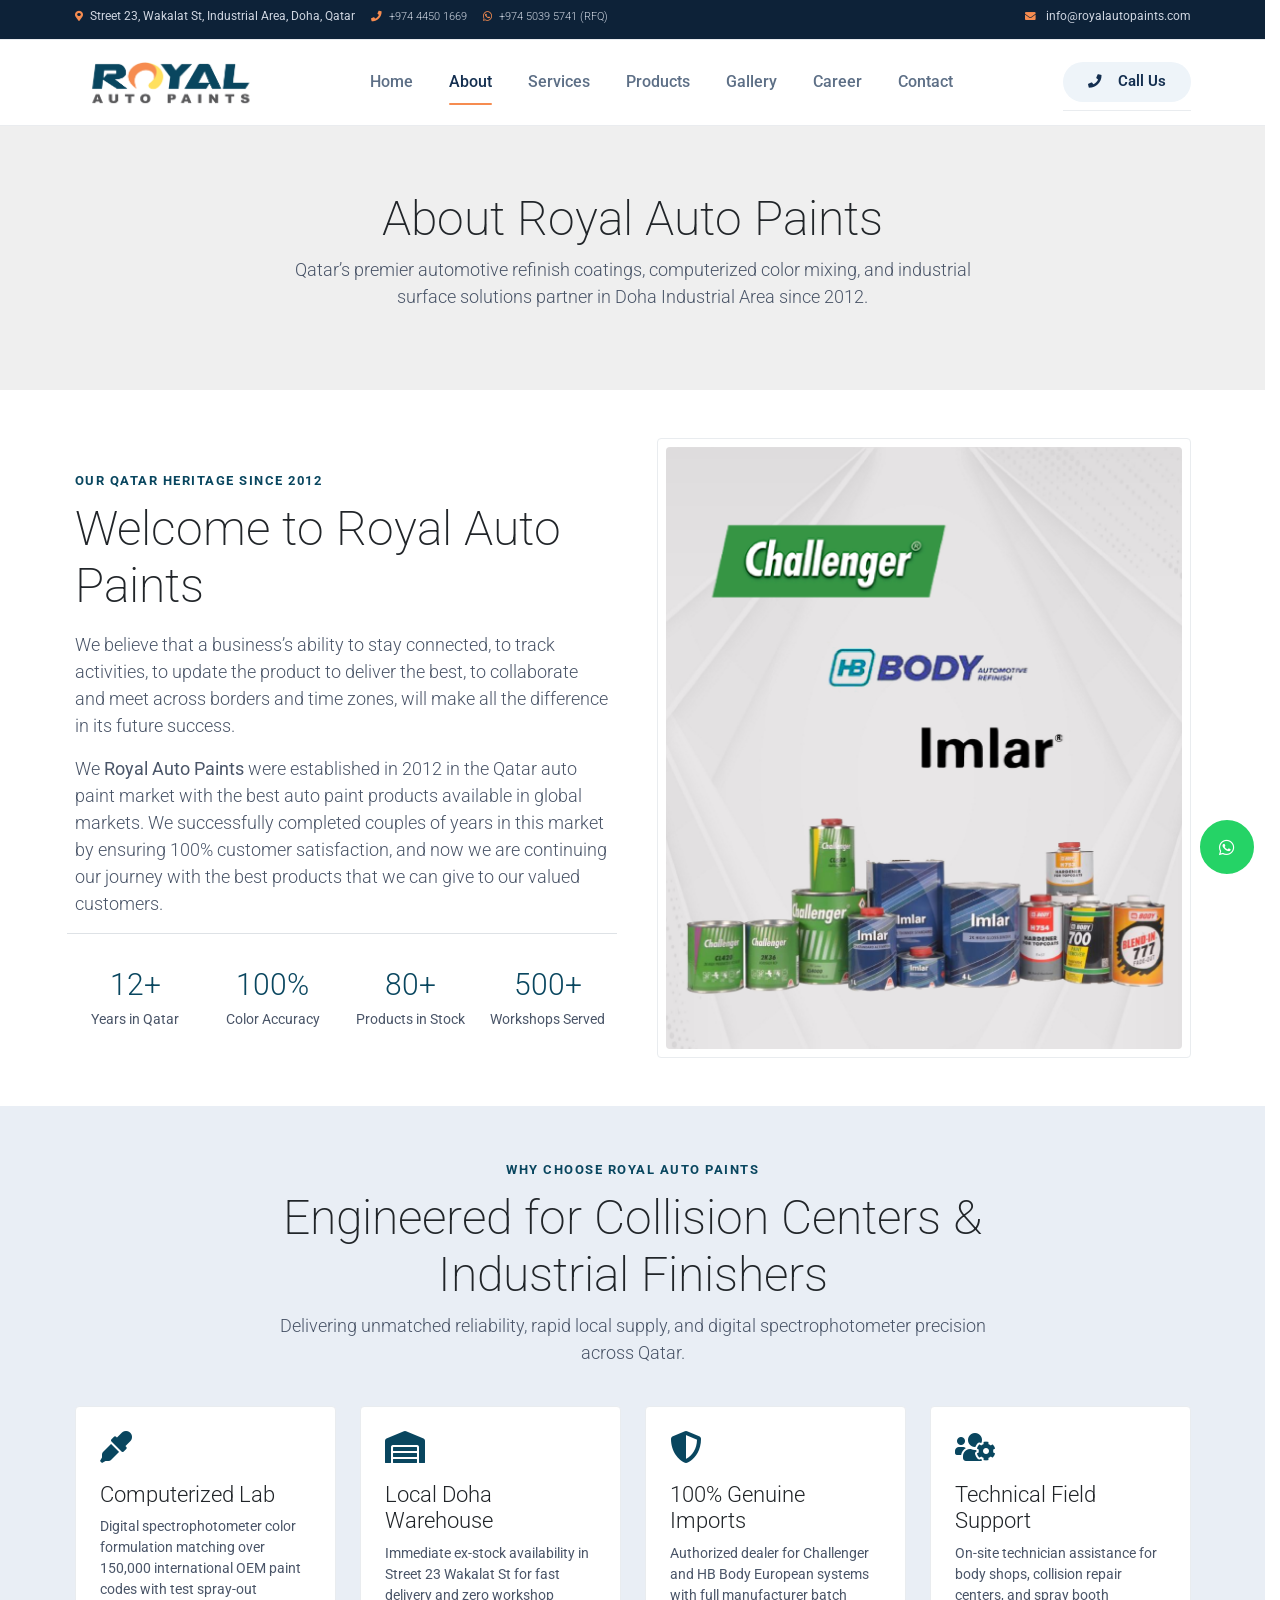
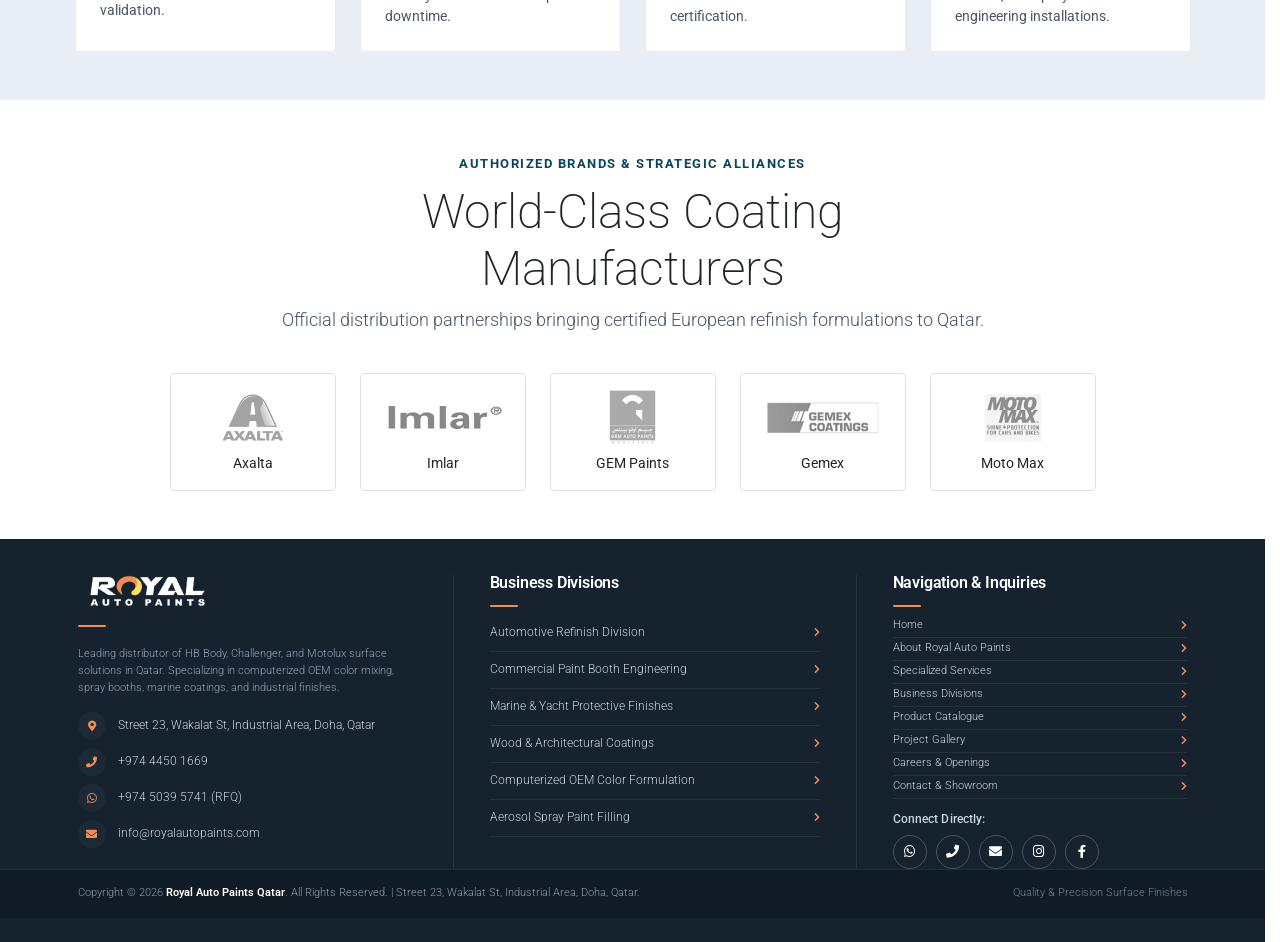
<file: about.html>
<!DOCTYPE html>
<html lang="en">

<head>
    <title>About Us — Royal Auto Paints Qatar | Automotive Refinish &amp; Coatings</title>
    <meta charset="utf-8">
    <meta name="viewport" content="width=device-width, initial-scale=1, shrink-to-fit=no">
    <meta name="description" content="Learn about Royal Auto Paints Qatar. Established in 2012 in Doha Industrial Area. Official authorized dealer of HB Body and Challenger refinish systems.">

    <link rel="apple-touch-icon" href="images/royal_favicon.png">
    <link rel="shortcut icon" type="image/x-icon" href="images/royal_favicon.png">

    <link rel="stylesheet" href="css/bootstrap.min.css">
    <link rel="stylesheet" href="css/templatemo.css">
    <link rel="stylesheet" href="css/custom.css">

    <!-- Google Font (Roboto) -->
    <link rel="stylesheet" href="https://fonts.googleapis.com/css2?family=Roboto:wght@100;200;300;400;500;700;900&amp;display=swap">
    <link rel="stylesheet" href="css/fontawesome.min.css">
</head>

<body id="about-page">

    <!-- ========================================================================
         1. Top Utility Navigation Bar (Desktop)
         ======================================================================== -->
    <nav class="navbar navbar-expand-lg bg-dark navbar-light d-none d-lg-block py-2" id="templatemo_nav_top">
        <div class="container text-light">
            <div class="w-100 d-flex justify-content-between align-items-center">
                <div class="d-flex align-items-center flex-wrap">
                    <span class="me-3 small">
                        <i class="fas fa-map-marker-alt text-success me-1"></i>
                        Street 23, Wakalat St, Industrial Area, Doha, Qatar
                    </span>
                    <span class="me-3 small">
                        <i class="fa fa-phone text-success me-1"></i>
                        <a class="navbar-sm-brand text-light text-decoration-none" href="tel:+97444501669">+974 4450 1669</a>
                    </span>
                    <span class="small">
                        <i class="fab fa-whatsapp text-success me-1"></i>
                        <a class="navbar-sm-brand text-light text-decoration-none" href="https://wa.me/97450395741" target="_blank">+974 5039 5741 (RFQ)</a>
                    </span>
                </div>
                <div class="d-flex align-items-center">
                    <a class="navbar-sm-brand text-light text-decoration-none small" href="mailto:info@royalautopaints.com" title="Email Royal Auto Paints">
                        <i class="fa fa-envelope fa-sm fa-fw me-2 text-success"></i>info@royalautopaints.com
                    </a>
                </div>
            </div>
        </div>
    </nav>

    <!-- ========================================================================
         2. Main Responsive Navigation Bar
         ======================================================================== -->
    <nav class="navbar navbar-expand-lg navbar-light bg-white sticky-top py-2">
        <div class="container d-flex justify-content-between align-items-center">

            <!-- Brand Logo -->
            <a class="navbar-brand text-success logo d-flex align-items-center m-0" href="index.html">
                <img src="images/royal_logo.png" alt="Royal Auto Paints Qatar" height="44">
            </a>

            <!-- Mobile Quick Actions & Hamburger -->
            <div class="d-flex align-items-center d-lg-none mobile-header-actions">
                <a href="tel:+97444501669" class="btn-call-pill text-decoration-none me-2" title="Call Showroom: +974 4450 1669">
                    <i class="fa fa-phone me-1 me-sm-2"></i>
                    <span>Call Us</span>
                </a>
                <button class="navbar-toggler border-0" type="button" data-bs-toggle="collapse" data-bs-target="#templatemo_main_nav" aria-controls="templatemo_main_nav" aria-expanded="false" aria-label="Toggle navigation">
                    <span class="navbar-toggler-icon"></span>
                </button>
            </div>

            <!-- Navbar Links -->
            <div class="align-self-center collapse navbar-collapse flex-fill d-lg-flex justify-content-lg-between" id="templatemo_main_nav">
                <div class="flex-fill">
                    <ul class="nav navbar-nav d-flex justify-content-between mx-lg-auto mb-2 mb-lg-0">
                        <li class="nav-item">
                            <a class="nav-link" href="index.html">Home</a>
                        </li>
                        <li class="nav-item">
                            <a class="nav-link active" href="about.html">About</a>
                        </li>
                        <li class="nav-item">
                            <a class="nav-link" href="services.html">Services</a>
                        </li>
                        <li class="nav-item">
                            <a class="nav-link" href="products.html">Products</a>
                        </li>
                        <li class="nav-item">
                            <a class="nav-link" href="gallery.html">Gallery</a>
                        </li>
                        <li class="nav-item">
                            <a class="nav-link" href="career.html">Career</a>
                        </li>
                        <li class="nav-item">
                            <a class="nav-link" href="contact.html">Contact</a>
                        </li>
                    </ul>
                </div>

                <!-- Desktop Call Action -->
                <div class="navbar align-self-center d-none d-lg-flex">
                    <a href="tel:+97444501669" class="btn-call-pill text-decoration-none" title="Call Showroom: +974 4450 1669">
                        <i class="fa fa-phone me-2"></i>
                        <span>Call Us</span>
                    </a>
                </div>
            </div>

        </div>
    </nav>

    <!-- Search Modal -->
    <div class="modal fade bg-white" id="templatemo_search" tabindex="-1" role="dialog" aria-hidden="true">
        <div class="modal-dialog modal-lg" role="document">
            <div class="w-100 pt-1 mb-4 text-end">
                <button type="button" class="btn-close" data-bs-dismiss="modal" aria-label="Close"></button>
            </div>
            <div class="modal-content modal-body border-0 p-3">
                <div class="text-center mb-4">
                    <h2 class="h2 text-dark">Search Products &amp; Surface Solutions</h2>
                    <p class="text-muted small">Search clear coats, primers, fillers, thinners, spray guns, or marine coatings.</p>
                </div>
                <div class="input-group mb-3">
                    <input type="text" class="form-control py-2" id="inputModalSearch" placeholder="Type product name (e.g., C496, F202, Thinner, Spray Gun)...">
                    <button class="btn btn-success text-white px-4" id="btnModalSearch" type="button">
                        <i class="fa fa-fw fa-search"></i> Search
                    </button>
                </div>
            </div>
        </div>
    </div>

    <!-- ========================================================================
         Page Title Banner (Stock Zay Canvas)
         ======================================================================== -->
    <section class="py-5" style="background-color: #efefef;">
        <div class="container py-3">
            <div class="row text-center">
                <div class="col-lg-8 m-auto">
                    <h1 class="h1 text-dark">About Royal Auto Paints</h1>
                    <p class="text-muted">
                        Qatar’s premier automotive refinish coatings, computerized color mixing, and industrial surface solutions partner in Doha Industrial Area since 2012.
                    </p>
                </div>
            </div>
        </div>
    </section>

    <!-- ========================================================================
         Company Overview & Authentic Story
         ======================================================================== -->
    <section class="container py-5">
        <div class="row align-items-center g-4 g-lg-5">
            <div class="col-lg-6">
                <span class="text-uppercase text-success fw-bold" style="letter-spacing: 1.5px; font-size: 13px;">Our Qatar Heritage Since 2012</span>
                <h2 class="h1 mt-2 text-dark">Welcome to Royal Auto Paints</h2>
                <p class="text-muted mt-3">
                    We believe that a business’s ability to stay connected, to track activities, to update the product to deliver the best, to collaborate and meet across borders and time zones, will make all the difference in its future success.
                </p>
                <p class="text-muted">
                    We <strong>Royal Auto Paints</strong> were established in 2012 in the Qatar auto paint market with the best auto paint products available in global markets. We successfully completed couples of years in this market by ensuring 100% customer satisfaction, and now we are continuing our journey with the best products that we can give to our valued customers.
                </p>
                <div class="row g-3 mt-3 pt-3 border-top">
                    <div class="col-6 col-md-3 text-center">
                        <h3 class="h2 text-success fw-bold mb-0">12+</h3>
                        <span class="small text-muted">Years in Qatar</span>
                    </div>
                    <div class="col-6 col-md-3 text-center">
                        <h3 class="h2 text-success fw-bold mb-0">100%</h3>
                        <span class="small text-muted">Color Accuracy</span>
                    </div>
                    <div class="col-6 col-md-3 text-center">
                        <h3 class="h2 text-success fw-bold mb-0">80+</h3>
                        <span class="small text-muted">Products in Stock</span>
                    </div>
                    <div class="col-6 col-md-3 text-center">
                        <h3 class="h2 text-success fw-bold mb-0">500+</h3>
                        <span class="small text-muted">Workshops Served</span>
                    </div>
                </div>
            </div>
            <div class="col-lg-6">
                <div class="card p-2 border bg-white">
                    <img src="images/auth.jpg" class="img-fluid rounded" alt="Royal Auto Paints Authorized Dealership">
                </div>
            </div>
        </div>
    </section>

    <!-- ========================================================================
         Core Capabilities & Workshop Values
         ======================================================================== -->
    <section class="bg-light py-5">
        <div class="container">
            <div class="row text-center pb-4">
                <div class="col-lg-8 m-auto">
                    <span class="text-uppercase text-success fw-bold" style="letter-spacing: 1.5px; font-size: 13px;">Why Choose Royal Auto Paints</span>
                    <h2 class="h1 mt-2 text-dark">Engineered for Collision Centers &amp; Industrial Finishers</h2>
                    <p class="text-muted">
                        Delivering unmatched reliability, rapid local supply, and digital spectrophotometer precision across Qatar.
                    </p>
                </div>
            </div>

            <div class="row g-4">
                <div class="col-12 col-md-6 col-lg-3">
                    <div class="card h-100 p-4 border bg-white">
                        <div class="mb-3">
                            <i class="fas fa-eye-dropper text-success fs-2"></i>
                        </div>
                        <h3 class="h5 text-dark">Computerized Lab</h3>
                        <p class="text-muted small mb-0">
                            Digital spectrophotometer color formulation matching over 150,000 international OEM paint codes with test spray-out validation.
                        </p>
                    </div>
                </div>
                <div class="col-12 col-md-6 col-lg-3">
                    <div class="card h-100 p-4 border bg-white">
                        <div class="mb-3">
                            <i class="fas fa-warehouse text-success fs-2"></i>
                        </div>
                        <h3 class="h5 text-dark">Local Doha Warehouse</h3>
                        <p class="text-muted small mb-0">
                            Immediate ex-stock availability in Street 23 Wakalat St for fast delivery and zero workshop downtime.
                        </p>
                    </div>
                </div>
                <div class="col-12 col-md-6 col-lg-3">
                    <div class="card h-100 p-4 border bg-white">
                        <div class="mb-3">
                            <i class="fas fa-shield-alt text-success fs-2"></i>
                        </div>
                        <h3 class="h5 text-dark">100% Genuine Imports</h3>
                        <p class="text-muted small mb-0">
                            Authorized dealer for Challenger and HB Body European systems with full manufacturer batch certification.
                        </p>
                    </div>
                </div>
                <div class="col-12 col-md-6 col-lg-3">
                    <div class="card h-100 p-4 border bg-white">
                        <div class="mb-3">
                            <i class="fas fa-users-cog text-success fs-2"></i>
                        </div>
                        <h3 class="h5 text-dark">Technical Field Support</h3>
                        <p class="text-muted small mb-0">
                            On-site technician assistance for body shops, collision repair centers, and spray booth engineering installations.
                        </p>
                    </div>
                </div>
            </div>
        </div>
    </section>

    <!-- ========================================================================
         Brand Alliances & Ribbon
         ======================================================================== -->
    <section class="container py-5" id="brands">
        <div class="row text-center pb-4">
            <div class="col-lg-8 m-auto">
                <span class="text-uppercase text-success fw-bold" style="letter-spacing: 1.5px; font-size: 13px;">Authorized Brands &amp; Strategic Alliances</span>
                <h2 class="h1 mt-2 text-dark">World-Class Coating Manufacturers</h2>
                <p class="text-muted">
                    Official distribution partnerships bringing certified European refinish formulations to Qatar.
                </p>
            </div>
        </div>

        <div class="row align-items-center justify-content-center g-4 text-center">
            <div class="col-6 col-md-4 col-lg-2">
                <div class="p-3 border rounded bg-white brand-card">
                    <img src="images/1290323.png" class="img-fluid brand-img" alt="Axalta Coating Systems" style="max-height: 55px;">
                    <div class="small fw-bold text-dark mt-2">Axalta</div>
                </div>
            </div>
            <div class="col-6 col-md-4 col-lg-2">
                <div class="p-3 border rounded bg-white brand-card">
                    <img src="images/290323.png" class="img-fluid brand-img" alt="Imlar Coating Systems" style="max-height: 55px;">
                    <div class="small fw-bold text-dark mt-2">Imlar</div>
                </div>
            </div>
            <div class="col-6 col-md-4 col-lg-2">
                <div class="p-3 border rounded bg-white brand-card">
                    <img src="images/4290323.png" class="img-fluid brand-img" alt="Gem Auto Paints" style="max-height: 55px;">
                    <div class="small fw-bold text-dark mt-2">GEM Paints</div>
                </div>
            </div>
            <div class="col-6 col-md-4 col-lg-2">
                <div class="p-3 border rounded bg-white brand-card">
                    <img src="images/3290323.png" class="img-fluid brand-img" alt="Gemex Coatings" style="max-height: 55px;">
                    <div class="small fw-bold text-dark mt-2">Gemex</div>
                </div>
            </div>
            <div class="col-6 col-md-4 col-lg-2">
                <div class="p-3 border rounded bg-white brand-card">
                    <img src="images/2290323.png" class="img-fluid brand-img" alt="Moto Max Coatings" style="max-height: 55px;">
                    <div class="small fw-bold text-dark mt-2">Moto Max</div>
                </div>
            </div>
        </div>
    </section>

    <!-- ========================================================================
         Corporate Footer
         ======================================================================== -->
    <footer class="footer-main-wrapper" id="tempaltemo_footer">
        <div class="footer-inner-container">
            <div class="footer-grid-row">

                <!-- Column 1: Company Profile -->
                <div class="footer-col-profile">
                    <div class="footer-logo-wrap">
                        <img src="images/royal_logo_white.png" alt="Royal Auto Paints Qatar">
                    </div>
                    <div class="footer-accent-bar footer-accent-col1"></div>
                    <p class="footer-lead-text">
                        Leading distributor of HB Body, Challenger, and Motolux surface solutions in Qatar. Specializing in computerized OEM color mixing, spray booths, marine coatings, and industrial finishes.
                    </p>
                    <ul class="footer-contact-list">
                        <li class="footer-contact-item">
                            <span class="footer-contact-badge"><i class="fas fa-map-marker-alt footer-contact-icon"></i></span>
                            <span class="footer-contact-text">Street 23, Wakalat St, Industrial Area, Doha, Qatar</span>
                        </li>
                        <li class="footer-contact-item">
                            <span class="footer-contact-badge"><i class="fa fa-phone footer-contact-icon"></i></span>
                            <a class="footer-contact-link" href="tel:+97444501669">+974 4450 1669</a>
                        </li>
                        <li class="footer-contact-item">
                            <span class="footer-contact-badge"><i class="fab fa-whatsapp footer-contact-icon"></i></span>
                            <a class="footer-contact-link" href="https://wa.me/97450395741" target="_blank">+974 5039 5741 (RFQ)</a>
                        </li>
                        <li class="footer-contact-item">
                            <span class="footer-contact-badge"><i class="fa fa-envelope footer-contact-icon"></i></span>
                            <a class="footer-contact-link" href="mailto:info@royalautopaints.com">info@royalautopaints.com</a>
                        </li>
                    </ul>
                </div>

                <!-- Column 2: Business Divisions -->
                <div class="footer-col-divisions">
                    <h3 class="footer-col-title">Business Divisions</h3>
                    <div class="footer-accent-bar"></div>
                    <ul class="footer-divisions-list">
                        <li class="footer-division-item">
                            <a class="footer-division-link" href="index.html#divisions">
                                <span>Automotive Refinish Division</span>
                                <i class="fas fa-chevron-right footer-chevron"></i>
                            </a>
                        </li>
                        <li class="footer-division-item">
                            <a class="footer-division-link" href="index.html#divisions">
                                <span>Commercial Paint Booth Engineering</span>
                                <i class="fas fa-chevron-right footer-chevron"></i>
                            </a>
                        </li>
                        <li class="footer-division-item">
                            <a class="footer-division-link" href="index.html#divisions">
                                <span>Marine &amp; Yacht Protective Finishes</span>
                                <i class="fas fa-chevron-right footer-chevron"></i>
                            </a>
                        </li>
                        <li class="footer-division-item">
                            <a class="footer-division-link" href="index.html#divisions">
                                <span>Wood &amp; Architectural Coatings</span>
                                <i class="fas fa-chevron-right footer-chevron"></i>
                            </a>
                        </li>
                        <li class="footer-division-item">
                            <a class="footer-division-link" href="services.html">
                                <span>Computerized OEM Color Formulation</span>
                                <i class="fas fa-chevron-right footer-chevron"></i>
                            </a>
                        </li>
                        <li class="footer-division-item">
                            <a class="footer-division-link" href="services.html">
                                <span>Aerosol Spray Paint Filling</span>
                                <i class="fas fa-chevron-right footer-chevron"></i>
                            </a>
                        </li>
                    </ul>
                </div>

                <!-- Column 3: Navigation & Inquiries -->
                <div class="footer-col-nav">
                    <h3 class="footer-col-title">Navigation &amp; Inquiries</h3>
                    <div class="footer-accent-bar"></div>
                    <ul class="footer-nav-list">
                        <li class="footer-nav-item">
                            <a class="footer-nav-link" href="index.html">
                                <span>Home</span>
                                <i class="fas fa-chevron-right footer-chevron"></i>
                            </a>
                        </li>
                        <li class="footer-nav-item">
                            <a class="footer-nav-link" href="about.html">
                                <span>About Royal Auto Paints</span>
                                <i class="fas fa-chevron-right footer-chevron"></i>
                            </a>
                        </li>
                        <li class="footer-nav-item">
                            <a class="footer-nav-link" href="services.html">
                                <span>Specialized Services</span>
                                <i class="fas fa-chevron-right footer-chevron"></i>
                            </a>
                        </li>
                        <li class="footer-nav-item">
                            <a class="footer-nav-link" href="index.html#divisions">
                                <span>Business Divisions</span>
                                <i class="fas fa-chevron-right footer-chevron"></i>
                            </a>
                        </li>
                        <li class="footer-nav-item">
                            <a class="footer-nav-link" href="products.html">
                                <span>Product Catalogue</span>
                                <i class="fas fa-chevron-right footer-chevron"></i>
                            </a>
                        </li>
                        <li class="footer-nav-item">
                            <a class="footer-nav-link" href="gallery.html">
                                <span>Project Gallery</span>
                                <i class="fas fa-chevron-right footer-chevron"></i>
                            </a>
                        </li>
                        <li class="footer-nav-item">
                            <a class="footer-nav-link" href="career.html">
                                <span>Careers &amp; Openings</span>
                                <i class="fas fa-chevron-right footer-chevron"></i>
                            </a>
                        </li>
                        <li class="footer-nav-item">
                            <a class="footer-nav-link" href="contact.html">
                                <span>Contact &amp; Showroom</span>
                                <i class="fas fa-chevron-right footer-chevron"></i>
                            </a>
                        </li>
                    </ul>

                    <div class="footer-social-wrap">
                        <div class="footer-social-label">Connect Directly:</div>
                        <div class="footer-social-icons-row">
                            <a class="footer-social-btn" href="https://wa.me/97450395741" target="_blank" title="WhatsApp"><i class="fab fa-whatsapp"></i></a>
                            <a class="footer-social-btn" href="tel:+97444501669" title="Phone Call"><i class="fa fa-phone"></i></a>
                            <a class="footer-social-btn" href="mailto:info@royalautopaints.com" title="Email Us"><i class="fa fa-envelope"></i></a>
                            <a class="footer-social-btn" href="https://www.instagram.com/royal_auto_paints/" target="_blank" title="Instagram"><i class="fab fa-instagram"></i></a>
                            <a class="footer-social-btn" href="https://www.facebook.com/profile.php?id=100057669180751" target="_blank" title="Facebook"><i class="fab fa-facebook-f"></i></a>
                        </div>
                    </div>
                </div>

            </div>
        </div>

        <!-- Copyright Bar -->
        <div class="footer-copyright-bar">
            <div class="footer-inner-container footer-copyright-inner">
                <p class="footer-copyright-text">
                    Copyright &copy; 2026 <strong>Royal Auto Paints Qatar</strong>. All Rights Reserved. | Street 23, Wakalat St, Industrial Area, Doha, Qatar.
                </p>
                <span class="footer-tagline-text">Quality &amp; Precision Surface Finishes</span>
            </div>
        </div>
    </footer>

    <!-- Floating WhatsApp Direct Action Button -->
    <a href="https://wa.me/97450395741?text=Hello%20Royal%20Auto%20Paints%20Qatar%2C%20I%20would%20like%20to%20request%20an%20RFQ" class="floating-whatsapp-btn" target="_blank" title="Instant WhatsApp RFQ">
        <i class="fab fa-whatsapp"></i>
    </a>

    <!-- Scripts -->
    <script src="js/jquery-1.11.0.min.js"></script>
    <script src="js/jquery-migrate-1.2.1.min.js"></script>
    <script src="js/bootstrap.bundle.min.js"></script>
    <script src="js/templatemo.js"></script>
    <script src="js/custom.js"></script>

</body>

</html>
</file>
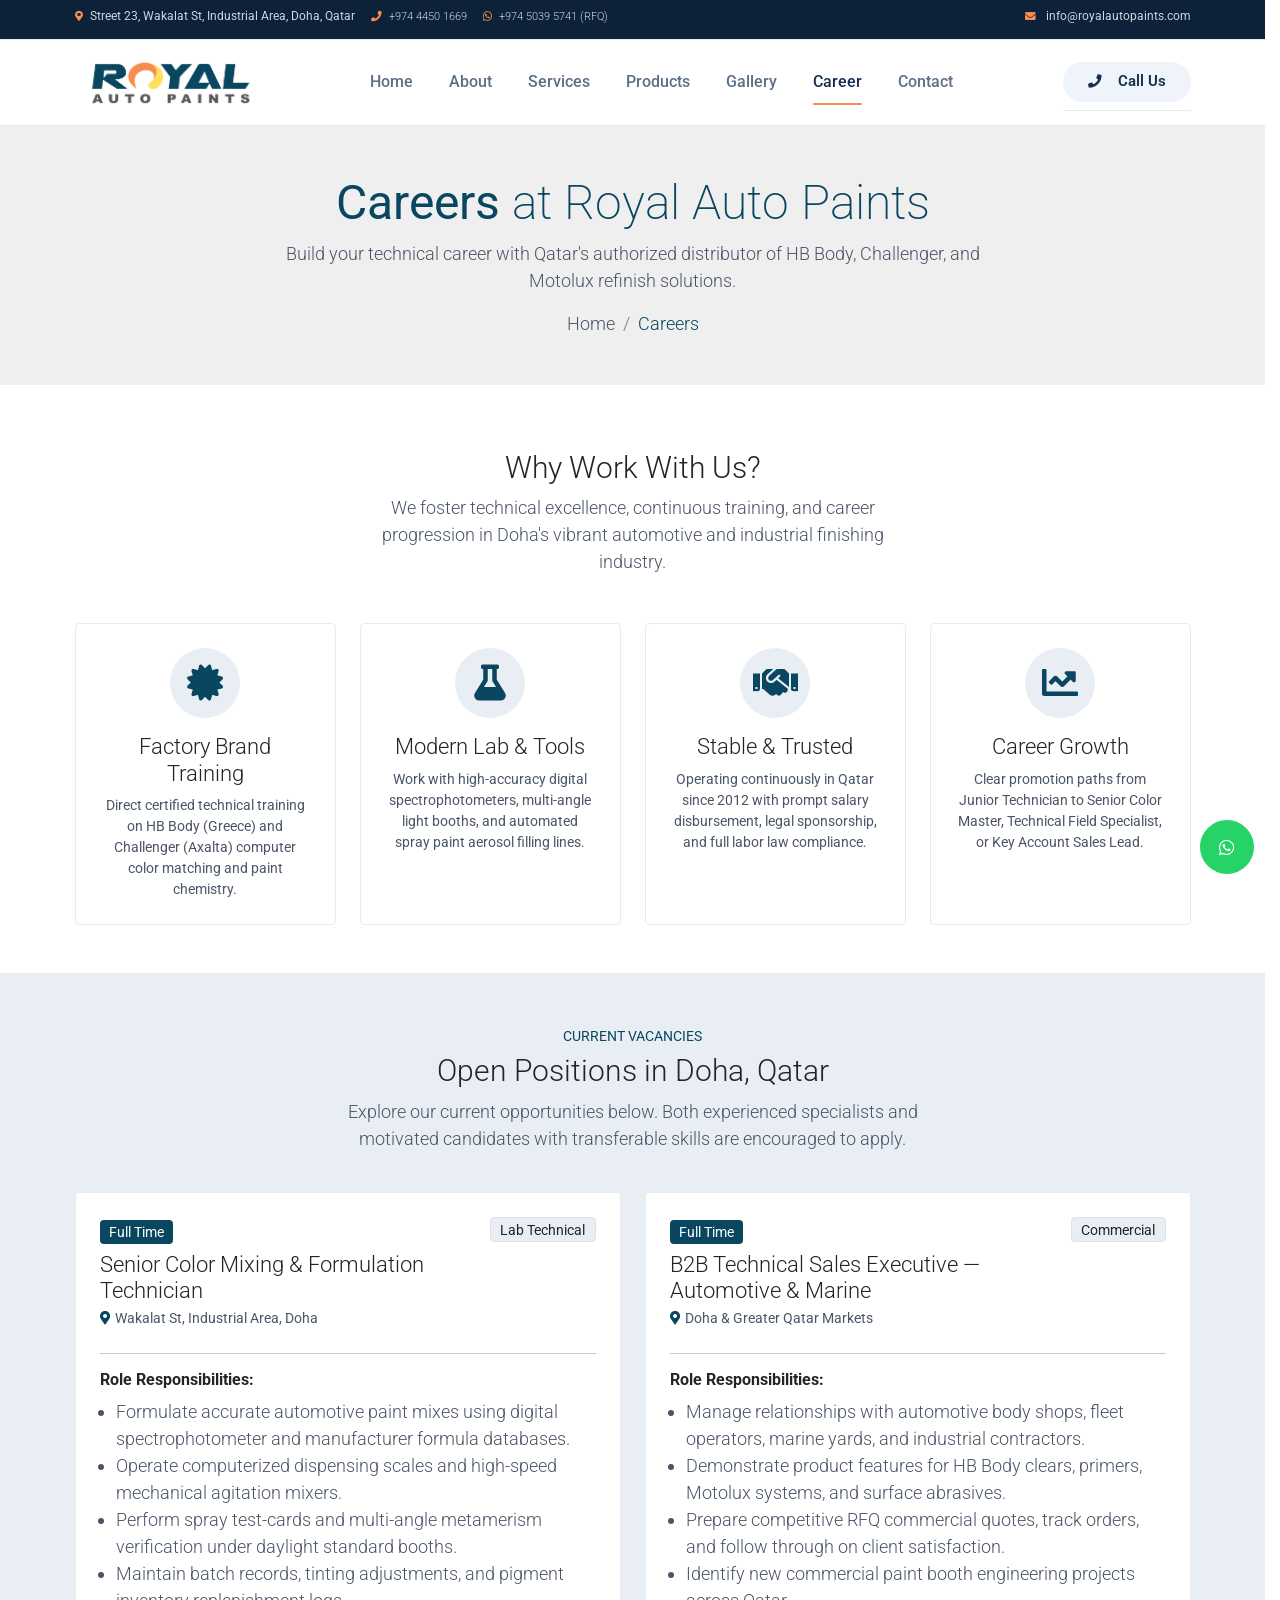
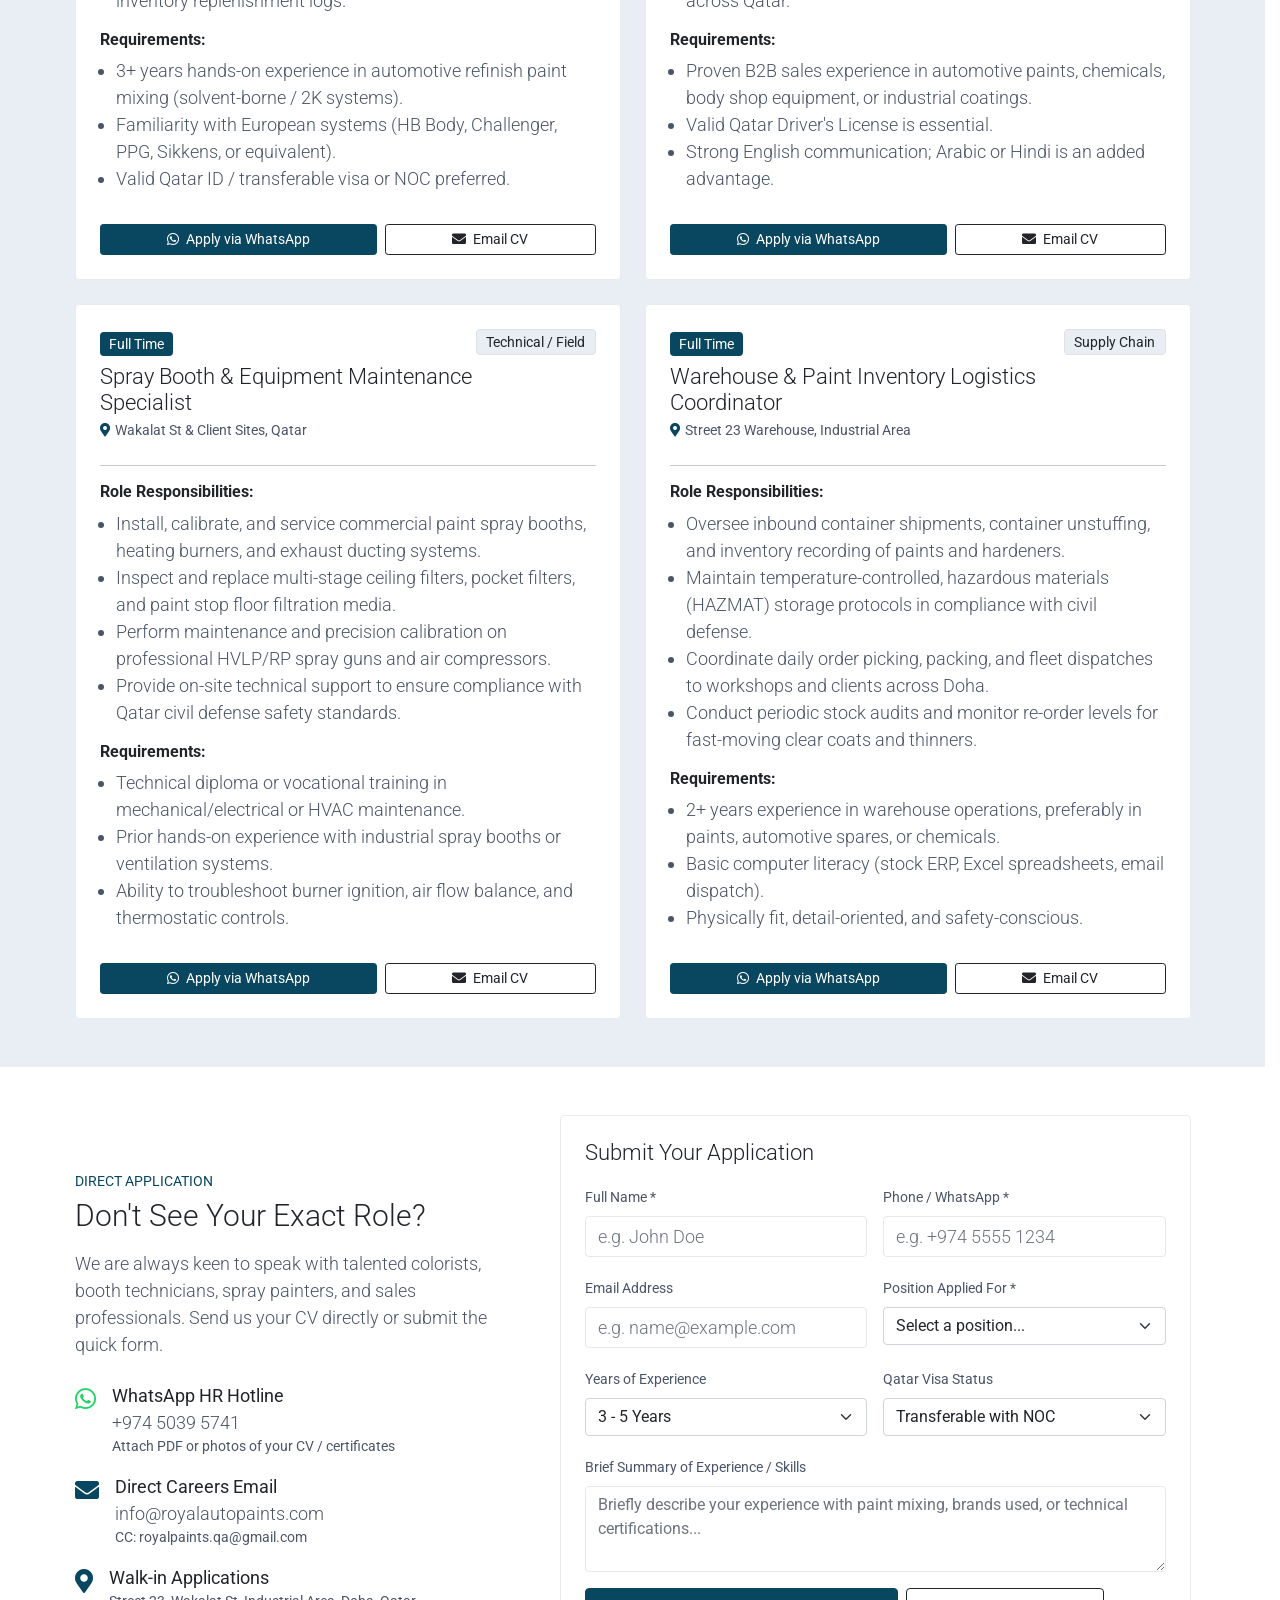
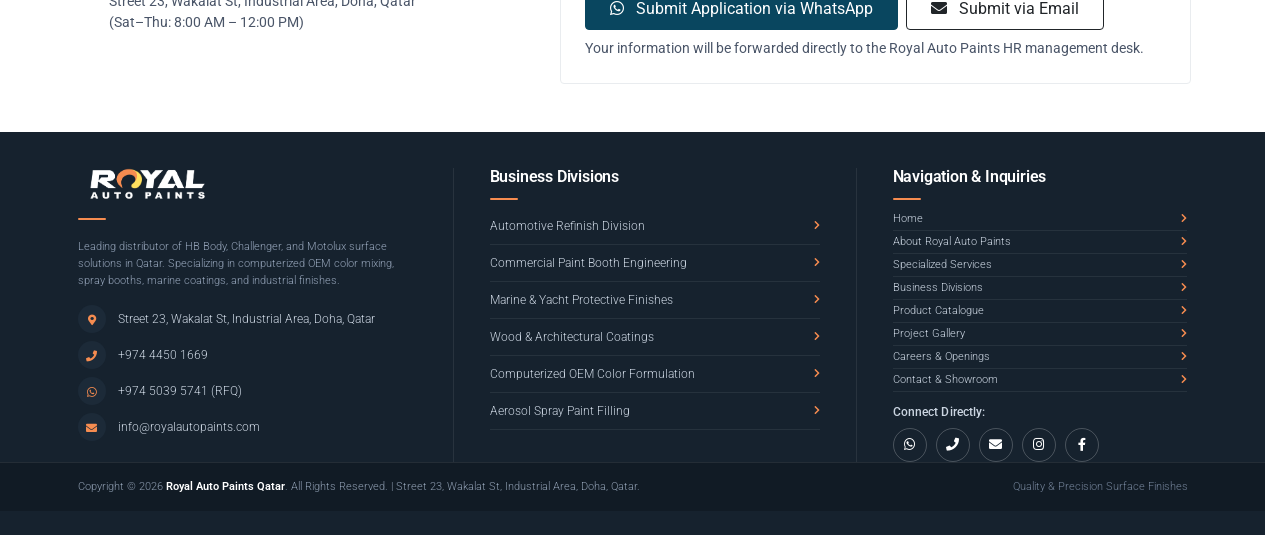
<file: career.html>
<!DOCTYPE html>
<html lang="en">

<head>
    <title>Careers — Royal Auto Paints Qatar | Join Our Technical Team</title>
    <meta charset="utf-8">
    <meta name="viewport" content="width=device-width, initial-scale=1, shrink-to-fit=no">
    <meta name="description" content="Explore career opportunities at Royal Auto Paints Qatar. We are hiring Color Match Technicians, Technical Sales Executives, Spray Booth Specialists, and Warehouse Coordinators in Doha.">

    <link rel="apple-touch-icon" href="images/royal_favicon.png">
    <link rel="shortcut icon" type="image/x-icon" href="images/royal_favicon.png">

    <link rel="stylesheet" href="css/bootstrap.min.css">
    <link rel="stylesheet" href="css/templatemo.css">
    <link rel="stylesheet" href="css/custom.css">

    <!-- Google Font (Roboto) -->
    <link rel="stylesheet" href="https://fonts.googleapis.com/css2?family=Roboto:wght@100;200;300;400;500;700;900&amp;display=swap">
    <link rel="stylesheet" href="css/fontawesome.min.css">
</head>

<body id="career-page">

    <!-- ========================================================================
         1. Top Utility Navigation Bar (Desktop)
         ======================================================================== -->
    <nav class="navbar navbar-expand-lg bg-dark navbar-light d-none d-lg-block py-2" id="templatemo_nav_top">
        <div class="container text-light">
            <div class="w-100 d-flex justify-content-between align-items-center">
                <div class="d-flex align-items-center flex-wrap">
                    <span class="me-3 small">
                        <i class="fas fa-map-marker-alt text-success me-1"></i>
                        Street 23, Wakalat St, Industrial Area, Doha, Qatar
                    </span>
                    <span class="me-3 small">
                        <i class="fa fa-phone text-success me-1"></i>
                        <a class="navbar-sm-brand text-light text-decoration-none" href="tel:+97444501669">+974 4450 1669</a>
                    </span>
                    <span class="small">
                        <i class="fab fa-whatsapp text-success me-1"></i>
                        <a class="navbar-sm-brand text-light text-decoration-none" href="https://wa.me/97450395741" target="_blank">+974 5039 5741 (RFQ)</a>
                    </span>
                </div>
                <div class="d-flex align-items-center">
                    <a class="navbar-sm-brand text-light text-decoration-none small" href="mailto:info@royalautopaints.com" title="Email Royal Auto Paints">
                        <i class="fa fa-envelope fa-sm fa-fw me-2 text-success"></i>info@royalautopaints.com
                    </a>
                </div>
            </div>
        </div>
    </nav>

    <!-- ========================================================================
         2. Main Responsive Navigation Bar
         ======================================================================== -->
    <nav class="navbar navbar-expand-lg navbar-light bg-white sticky-top py-2">
        <div class="container d-flex justify-content-between align-items-center">

            <!-- Brand Logo -->
            <a class="navbar-brand text-success logo d-flex align-items-center m-0" href="index.html">
                <img src="images/royal_logo.png" alt="Royal Auto Paints Qatar" height="44">
            </a>

            <!-- Mobile Quick Actions & Hamburger -->
            <div class="d-flex align-items-center d-lg-none mobile-header-actions">
                <a href="tel:+97444501669" class="btn-call-pill text-decoration-none me-2" title="Call Showroom: +974 4450 1669">
                    <i class="fa fa-phone me-1 me-sm-2"></i>
                    <span>Call Us</span>
                </a>
                <button class="navbar-toggler border-0" type="button" data-bs-toggle="collapse" data-bs-target="#templatemo_main_nav" aria-controls="templatemo_main_nav" aria-expanded="false" aria-label="Toggle navigation">
                    <span class="navbar-toggler-icon"></span>
                </button>
            </div>

            <!-- Navbar Links -->
            <div class="align-self-center collapse navbar-collapse flex-fill d-lg-flex justify-content-lg-between" id="templatemo_main_nav">
                <div class="flex-fill">
                    <ul class="nav navbar-nav d-flex justify-content-between mx-lg-auto mb-2 mb-lg-0">
                        <li class="nav-item">
                            <a class="nav-link" href="index.html">Home</a>
                        </li>
                        <li class="nav-item">
                            <a class="nav-link" href="about.html">About</a>
                        </li>
                        <li class="nav-item">
                            <a class="nav-link" href="services.html">Services</a>
                        </li>
                        <li class="nav-item">
                            <a class="nav-link" href="products.html">Products</a>
                        </li>
                        <li class="nav-item">
                            <a class="nav-link" href="gallery.html">Gallery</a>
                        </li>
                        <li class="nav-item">
                            <a class="nav-link active" href="career.html">Career</a>
                        </li>
                        <li class="nav-item">
                            <a class="nav-link" href="contact.html">Contact</a>
                        </li>
                    </ul>
                </div>

                <!-- Desktop Call Action -->
                <div class="navbar align-self-center d-none d-lg-flex">
                    <a href="tel:+97444501669" class="btn-call-pill text-decoration-none" title="Call Showroom: +974 4450 1669">
                        <i class="fa fa-phone me-2"></i>
                        <span>Call Us</span>
                    </a>
                </div>
            </div>

        </div>
    </nav>

    <!-- Search Modal -->
    <div class="modal fade bg-white" id="templatemo_search" tabindex="-1" role="dialog" aria-hidden="true">
        <div class="modal-dialog modal-lg" role="document">
            <div class="w-100 pt-1 mb-4 text-end">
                <button type="button" class="btn-close" data-bs-dismiss="modal" aria-label="Close"></button>
            </div>
            <div class="modal-content modal-body border-0 p-3">
                <div class="text-center mb-4">
                    <h2 class="h2 text-dark">Search Products &amp; Solutions</h2>
                    <p class="text-muted small">Search refinish coatings, primers, fillers, equipment, or career positions.</p>
                </div>
                <div class="input-group mb-3">
                    <input type="text" class="form-control" id="inputModalSearch" name="q" placeholder="What are you looking for?">
                    <button type="submit" class="input-group-text bg-success text-light">
                        <i class="fa fa-fw fa-search text-white"></i>
                    </button>
                </div>
            </div>
        </div>
    </div>

    <!-- ========================================================================
         3. Hero Page Title Banner (Consistent Zay Template Aesthetic)
         ======================================================================== -->
    <section class="py-5" style="background-color: #efefef;">
        <div class="container">
            <div class="row align-items-center">
                <div class="col-lg-8 mx-auto text-center">
                    <h1 class="h1 text-success"><strong>Careers</strong> at Royal Auto Paints</h1>
                    <p class="text-muted lead mt-2 mb-3">
                        Build your technical career with Qatar's authorized distributor of HB Body, Challenger, and Motolux refinish solutions.
                    </p>
                    <nav aria-label="breadcrumb">
                        <ol class="breadcrumb justify-content-center mb-0 bg-transparent p-0">
                            <li class="breadcrumb-item"><a href="index.html" class="text-decoration-none text-muted">Home</a></li>
                            <li class="breadcrumb-item active text-success" aria-current="page">Careers</li>
                        </ol>
                    </nav>
                </div>
            </div>
        </div>
    </section>

    <!-- ========================================================================
         4. Why Join Us — Core Pillars
         ======================================================================== -->
    <section class="container py-5">
        <div class="row text-center pt-3">
            <div class="col-lg-6 m-auto">
                <h2 class="h2 text-dark">Why Work With Us?</h2>
                <p class="text-muted">
                    We foster technical excellence, continuous training, and career progression in Doha's vibrant automotive and industrial finishing industry.
                </p>
            </div>
        </div>
        <div class="row g-4 mt-2">
            <div class="col-12 col-md-6 col-lg-3">
                <div class="card h-100 border p-4 text-center">
                    <div class="rounded-circle bg-light d-flex align-items-center justify-content-center mx-auto mb-3" style="width: 70px; height: 70px;">
                        <i class="fas fa-certificate fa-2x text-success"></i>
                    </div>
                    <h3 class="h5 text-dark">Factory Brand Training</h3>
                    <p class="text-muted small mb-0">
                        Direct certified technical training on HB Body (Greece) and Challenger (Axalta) computer color matching and paint chemistry.
                    </p>
                </div>
            </div>
            <div class="col-12 col-md-6 col-lg-3">
                <div class="card h-100 border p-4 text-center">
                    <div class="rounded-circle bg-light d-flex align-items-center justify-content-center mx-auto mb-3" style="width: 70px; height: 70px;">
                        <i class="fas fa-flask fa-2x text-success"></i>
                    </div>
                    <h3 class="h5 text-dark">Modern Lab &amp; Tools</h3>
                    <p class="text-muted small mb-0">
                        Work with high-accuracy digital spectrophotometers, multi-angle light booths, and automated spray paint aerosol filling lines.
                    </p>
                </div>
            </div>
            <div class="col-12 col-md-6 col-lg-3">
                <div class="card h-100 border p-4 text-center">
                    <div class="rounded-circle bg-light d-flex align-items-center justify-content-center mx-auto mb-3" style="width: 70px; height: 70px;">
                        <i class="fas fa-handshake fa-2x text-success"></i>
                    </div>
                    <h3 class="h5 text-dark">Stable &amp; Trusted</h3>
                    <p class="text-muted small mb-0">
                        Operating continuously in Qatar since 2012 with prompt salary disbursement, legal sponsorship, and full labor law compliance.
                    </p>
                </div>
            </div>
            <div class="col-12 col-md-6 col-lg-3">
                <div class="card h-100 border p-4 text-center">
                    <div class="rounded-circle bg-light d-flex align-items-center justify-content-center mx-auto mb-3" style="width: 70px; height: 70px;">
                        <i class="fas fa-chart-line fa-2x text-success"></i>
                    </div>
                    <h3 class="h5 text-dark">Career Growth</h3>
                    <p class="text-muted small mb-0">
                        Clear promotion paths from Junior Technician to Senior Color Master, Technical Field Specialist, or Key Account Sales Lead.
                    </p>
                </div>
            </div>
        </div>
    </section>

    <!-- ========================================================================
         5. Current Job Openings
         ======================================================================== -->
    <section class="bg-light py-5">
        <div class="container">
            <div class="row text-center mb-4">
                <div class="col-lg-7 mx-auto">
                    <span class="text-success text-uppercase fw-bold small">Current Vacancies</span>
                    <h2 class="h2 text-dark mt-1">Open Positions in Doha, Qatar</h2>
                    <p class="text-muted">
                        Explore our current opportunities below. Both experienced specialists and motivated candidates with transferable skills are encouraged to apply.
                    </p>
                </div>
            </div>

            <div class="row g-4">
                <!-- Job 1 -->
                <div class="col-12 col-lg-6">
                    <div class="card border bg-white h-100 p-4">
                        <div class="d-flex justify-content-between align-items-start mb-2">
                            <div>
                                <span class="badge bg-success mb-2">Full Time</span>
                                <h3 class="h4 text-dark mb-1">Senior Color Mixing &amp; Formulation Technician</h3>
                                <p class="text-muted small mb-0"><i class="fas fa-map-marker-alt text-success me-1"></i>Wakalat St, Industrial Area, Doha</p>
                            </div>
                            <span class="badge bg-light text-dark border">Lab Technical</span>
                        </div>
                        <hr class="my-3">
                        <h4 class="h6 text-dark fw-bold">Role Responsibilities:</h4>
                        <ul class="text-muted small ps-3 mb-3">
                            <li>Formulate accurate automotive paint mixes using digital spectrophotometer and manufacturer formula databases.</li>
                            <li>Operate computerized dispensing scales and high-speed mechanical agitation mixers.</li>
                            <li>Perform spray test-cards and multi-angle metamerism verification under daylight standard booths.</li>
                            <li>Maintain batch records, tinting adjustments, and pigment inventory replenishment logs.</li>
                        </ul>
                        <h4 class="h6 text-dark fw-bold">Requirements:</h4>
                        <ul class="text-muted small ps-3 mb-3">
                            <li>3+ years hands-on experience in automotive refinish paint mixing (solvent-borne / 2K systems).</li>
                            <li>Familiarity with European systems (HB Body, Challenger, PPG, Sikkens, or equivalent).</li>
                            <li>Valid Qatar ID / transferable visa or NOC preferred.</li>
                        </ul>
                        <div class="mt-auto pt-3 d-flex gap-2">
                            <a href="https://wa.me/97450395741?text=Hello%20Royal%20Auto%20Paints%2C%20I%20am%20applying%20for%20the%20Senior%20Color%20Mixing%20Technician%20position." class="btn btn-success btn-sm flex-fill" target="_blank">
                                <i class="fab fa-whatsapp me-1"></i> Apply via WhatsApp
                            </a>
                            <a href="mailto:info@royalautopaints.com?subject=Job%20Application:%20Senior%20Color%20Mixing%20Technician" class="btn btn-outline-dark btn-sm flex-fill">
                                <i class="fa fa-envelope me-1"></i> Email CV
                            </a>
                        </div>
                    </div>
                </div>

                <!-- Job 2 -->
                <div class="col-12 col-lg-6">
                    <div class="card border bg-white h-100 p-4">
                        <div class="d-flex justify-content-between align-items-start mb-2">
                            <div>
                                <span class="badge bg-success mb-2">Full Time</span>
                                <h3 class="h4 text-dark mb-1">B2B Technical Sales Executive — Automotive &amp; Marine</h3>
                                <p class="text-muted small mb-0"><i class="fas fa-map-marker-alt text-success me-1"></i>Doha &amp; Greater Qatar Markets</p>
                            </div>
                            <span class="badge bg-light text-dark border">Commercial</span>
                        </div>
                        <hr class="my-3">
                        <h4 class="h6 text-dark fw-bold">Role Responsibilities:</h4>
                        <ul class="text-muted small ps-3 mb-3">
                            <li>Manage relationships with automotive body shops, fleet operators, marine yards, and industrial contractors.</li>
                            <li>Demonstrate product features for HB Body clears, primers, Motolux systems, and surface abrasives.</li>
                            <li>Prepare competitive RFQ commercial quotes, track orders, and follow through on client satisfaction.</li>
                            <li>Identify new commercial paint booth engineering projects across Qatar.</li>
                        </ul>
                        <h4 class="h6 text-dark fw-bold">Requirements:</h4>
                        <ul class="text-muted small ps-3 mb-3">
                            <li>Proven B2B sales experience in automotive paints, chemicals, body shop equipment, or industrial coatings.</li>
                            <li>Valid Qatar Driver's License is essential.</li>
                            <li>Strong English communication; Arabic or Hindi is an added advantage.</li>
                        </ul>
                        <div class="mt-auto pt-3 d-flex gap-2">
                            <a href="https://wa.me/97450395741?text=Hello%20Royal%20Auto%20Paints%2C%20I%20am%20applying%20for%20the%20B2B%20Technical%20Sales%20Executive%20position." class="btn btn-success btn-sm flex-fill" target="_blank">
                                <i class="fab fa-whatsapp me-1"></i> Apply via WhatsApp
                            </a>
                            <a href="mailto:info@royalautopaints.com?subject=Job%20Application:%20B2B%20Technical%20Sales%20Executive" class="btn btn-outline-dark btn-sm flex-fill">
                                <i class="fa fa-envelope me-1"></i> Email CV
                            </a>
                        </div>
                    </div>
                </div>

                <!-- Job 3 -->
                <div class="col-12 col-lg-6">
                    <div class="card border bg-white h-100 p-4">
                        <div class="d-flex justify-content-between align-items-start mb-2">
                            <div>
                                <span class="badge bg-success mb-2">Full Time</span>
                                <h3 class="h4 text-dark mb-1">Spray Booth &amp; Equipment Maintenance Specialist</h3>
                                <p class="text-muted small mb-0"><i class="fas fa-map-marker-alt text-success me-1"></i>Wakalat St &amp; Client Sites, Qatar</p>
                            </div>
                            <span class="badge bg-light text-dark border">Technical / Field</span>
                        </div>
                        <hr class="my-3">
                        <h4 class="h6 text-dark fw-bold">Role Responsibilities:</h4>
                        <ul class="text-muted small ps-3 mb-3">
                            <li>Install, calibrate, and service commercial paint spray booths, heating burners, and exhaust ducting systems.</li>
                            <li>Inspect and replace multi-stage ceiling filters, pocket filters, and paint stop floor filtration media.</li>
                            <li>Perform maintenance and precision calibration on professional HVLP/RP spray guns and air compressors.</li>
                            <li>Provide on-site technical support to ensure compliance with Qatar civil defense safety standards.</li>
                        </ul>
                        <h4 class="h6 text-dark fw-bold">Requirements:</h4>
                        <ul class="text-muted small ps-3 mb-3">
                            <li>Technical diploma or vocational training in mechanical/electrical or HVAC maintenance.</li>
                            <li>Prior hands-on experience with industrial spray booths or ventilation systems.</li>
                            <li>Ability to troubleshoot burner ignition, air flow balance, and thermostatic controls.</li>
                        </ul>
                        <div class="mt-auto pt-3 d-flex gap-2">
                            <a href="https://wa.me/97450395741?text=Hello%20Royal%20Auto%20Paints%2C%20I%20am%20applying%20for%20the%20Spray%20Booth%20Maintenance%20Specialist%20position." class="btn btn-success btn-sm flex-fill" target="_blank">
                                <i class="fab fa-whatsapp me-1"></i> Apply via WhatsApp
                            </a>
                            <a href="mailto:info@royalautopaints.com?subject=Job%20Application:%20Spray%20Booth%20Maintenance%20Specialist" class="btn btn-outline-dark btn-sm flex-fill">
                                <i class="fa fa-envelope me-1"></i> Email CV
                            </a>
                        </div>
                    </div>
                </div>

                <!-- Job 4 -->
                <div class="col-12 col-lg-6">
                    <div class="card border bg-white h-100 p-4">
                        <div class="d-flex justify-content-between align-items-start mb-2">
                            <div>
                                <span class="badge bg-success mb-2">Full Time</span>
                                <h3 class="h4 text-dark mb-1">Warehouse &amp; Paint Inventory Logistics Coordinator</h3>
                                <p class="text-muted small mb-0"><i class="fas fa-map-marker-alt text-success me-1"></i>Street 23 Warehouse, Industrial Area</p>
                            </div>
                            <span class="badge bg-light text-dark border">Supply Chain</span>
                        </div>
                        <hr class="my-3">
                        <h4 class="h6 text-dark fw-bold">Role Responsibilities:</h4>
                        <ul class="text-muted small ps-3 mb-3">
                            <li>Oversee inbound container shipments, container unstuffing, and inventory recording of paints and hardeners.</li>
                            <li>Maintain temperature-controlled, hazardous materials (HAZMAT) storage protocols in compliance with civil defense.</li>
                            <li>Coordinate daily order picking, packing, and fleet dispatches to workshops and clients across Doha.</li>
                            <li>Conduct periodic stock audits and monitor re-order levels for fast-moving clear coats and thinners.</li>
                        </ul>
                        <h4 class="h6 text-dark fw-bold">Requirements:</h4>
                        <ul class="text-muted small ps-3 mb-3">
                            <li>2+ years experience in warehouse operations, preferably in paints, automotive spares, or chemicals.</li>
                            <li>Basic computer literacy (stock ERP, Excel spreadsheets, email dispatch).</li>
                            <li>Physically fit, detail-oriented, and safety-conscious.</li>
                        </ul>
                        <div class="mt-auto pt-3 d-flex gap-2">
                            <a href="https://wa.me/97450395741?text=Hello%20Royal%20Auto%20Paints%2C%20I%20am%20applying%20for%20the%20Warehouse%20Logistics%20Coordinator%20position." class="btn btn-success btn-sm flex-fill" target="_blank">
                                <i class="fab fa-whatsapp me-1"></i> Apply via WhatsApp
                            </a>
                            <a href="mailto:info@royalautopaints.com?subject=Job%20Application:%20Warehouse%20Logistics%20Coordinator" class="btn btn-outline-dark btn-sm flex-fill">
                                <i class="fa fa-envelope me-1"></i> Email CV
                            </a>
                        </div>
                    </div>
                </div>
            </div>
        </div>
    </section>

    <!-- ========================================================================
         6. Quick Application Form & Direct HR Submission
         ======================================================================== -->
    <section class="container py-5">
        <div class="row g-4 g-lg-5 align-items-center">
            <div class="col-lg-5">
                <span class="text-success text-uppercase fw-bold small">Direct Application</span>
                <h2 class="h2 text-dark mt-1">Don't See Your Exact Role?</h2>
                <p class="text-muted mt-3">
                    We are always keen to speak with talented colorists, booth technicians, spray painters, and sales professionals. Send us your CV directly or submit the quick form.
                </p>

                <div class="mt-4">
                    <div class="d-flex align-items-start mb-3">
                        <div class="text-success me-3 fs-4"><i class="fab fa-whatsapp"></i></div>
                        <div>
                            <strong class="d-block text-dark">WhatsApp HR Hotline</strong>
                            <a href="https://wa.me/97450395741" target="_blank" class="text-decoration-none text-muted">+974 5039 5741</a>
                            <span class="d-block small text-muted">Attach PDF or photos of your CV / certificates</span>
                        </div>
                    </div>
                    <div class="d-flex align-items-start mb-3">
                        <div class="text-success me-3 fs-4"><i class="fa fa-envelope"></i></div>
                        <div>
                            <strong class="d-block text-dark">Direct Careers Email</strong>
                            <a href="mailto:info@royalautopaints.com" class="text-decoration-none text-muted">info@royalautopaints.com</a>
                            <span class="d-block small text-muted">CC: royalpaints.qa@gmail.com</span>
                        </div>
                    </div>
                    <div class="d-flex align-items-start">
                        <div class="text-success me-3 fs-4"><i class="fas fa-map-marker-alt"></i></div>
                        <div>
                            <strong class="d-block text-dark">Walk-in Applications</strong>
                            <p class="text-muted small mb-0">Street 23, Wakalat St, Industrial Area, Doha, Qatar<br>(Sat–Thu: 8:00 AM – 12:00 PM)</p>
                        </div>
                    </div>
                </div>
            </div>

            <div class="col-lg-7">
                <div class="card border p-4 bg-white">
                    <h3 class="h4 text-dark mb-3">Submit Your Application</h3>
                    <form id="careerApplicationForm" onsubmit="event.preventDefault(); submitCareerForm();">
                        <div class="row g-3">
                            <div class="col-12 col-md-6">
                                <label for="applicantName" class="form-label small text-muted">Full Name *</label>
                                <input type="text" class="form-control" id="applicantName" required placeholder="e.g. John Doe">
                            </div>
                            <div class="col-12 col-md-6">
                                <label for="applicantPhone" class="form-label small text-muted">Phone / WhatsApp *</label>
                                <input type="tel" class="form-control" id="applicantPhone" required placeholder="e.g. +974 5555 1234">
                            </div>
                            <div class="col-12 col-md-6">
                                <label for="applicantEmail" class="form-label small text-muted">Email Address</label>
                                <input type="email" class="form-control" id="applicantEmail" placeholder="e.g. name@example.com">
                            </div>
                            <div class="col-12 col-md-6">
                                <label for="applicantRole" class="form-label small text-muted">Position Applied For *</label>
                                <select class="form-select" id="applicantRole" required>
                                    <option value="" selected disabled>Select a position...</option>
                                    <option value="Senior Color Mixing Technician">Senior Color Mixing Technician</option>
                                    <option value="B2B Technical Sales Executive">B2B Technical Sales Executive</option>
                                    <option value="Spray Booth Maintenance Specialist">Spray Booth Maintenance Specialist</option>
                                    <option value="Warehouse & Logistics Coordinator">Warehouse &amp; Logistics Coordinator</option>
                                    <option value="General Technical / Other">Other / General Technical Role</option>
                                </select>
                            </div>
                            <div class="col-12 col-md-6">
                                <label for="applicantExperience" class="form-label small text-muted">Years of Experience</label>
                                <select class="form-select" id="applicantExperience">
                                    <option value="Entry / 0-2 Years">Entry Level / 0-2 Years</option>
                                    <option value="3-5 Years" selected>3 - 5 Years</option>
                                    <option value="5-10 Years">5 - 10 Years</option>
                                    <option value="10+ Years">10+ Years</option>
                                </select>
                            </div>
                            <div class="col-12 col-md-6">
                                <label for="applicantVisa" class="form-label small text-muted">Qatar Visa Status</label>
                                <select class="form-select" id="applicantVisa">
                                    <option value="Transferable with NOC">Transferable with NOC</option>
                                    <option value="Work Visa">Work Visa</option>
                                    <option value="Visit / Search Visa">Visit Visa</option>
                                    <option value="Overseas / Outside Qatar">Outside Qatar</option>
                                </select>
                            </div>
                            <div class="col-12">
                                <label for="applicantNotes" class="form-label small text-muted">Brief Summary of Experience / Skills</label>
                                <textarea class="form-control" id="applicantNotes" rows="3" placeholder="Briefly describe your experience with paint mixing, brands used, or technical certifications..."></textarea>
                            </div>
                            <div class="col-12 mt-3">
                                <div class="d-flex flex-wrap gap-2">
                                    <button type="submit" class="btn btn-success px-4 py-2">
                                        <i class="fab fa-whatsapp me-2"></i> Submit Application via WhatsApp
                                    </button>
                                    <button type="button" onclick="submitCareerViaEmail();" class="btn btn-outline-dark px-4 py-2">
                                        <i class="fa fa-envelope me-2"></i> Submit via Email
                                    </button>
                                </div>
                                <span class="d-block small text-muted mt-2">Your information will be forwarded directly to the Royal Auto Paints HR management desk.</span>
                            </div>
                        </div>
                    </form>
                </div>
            </div>
        </div>
    </section>

    <!-- ========================================================================
         Corporate Footer
         ======================================================================== -->
    <footer class="footer-main-wrapper" id="tempaltemo_footer">
        <div class="footer-inner-container">
            <div class="footer-grid-row">

                <!-- Column 1: Company Profile -->
                <div class="footer-col-profile">
                    <div class="footer-logo-wrap">
                        <img src="images/royal_logo_white.png" alt="Royal Auto Paints Qatar">
                    </div>
                    <div class="footer-accent-bar footer-accent-col1"></div>
                    <p class="footer-lead-text">
                        Leading distributor of HB Body, Challenger, and Motolux surface solutions in Qatar. Specializing in computerized OEM color mixing, spray booths, marine coatings, and industrial finishes.
                    </p>
                    <ul class="footer-contact-list">
                        <li class="footer-contact-item">
                            <span class="footer-contact-badge"><i class="fas fa-map-marker-alt footer-contact-icon"></i></span>
                            <span class="footer-contact-text">Street 23, Wakalat St, Industrial Area, Doha, Qatar</span>
                        </li>
                        <li class="footer-contact-item">
                            <span class="footer-contact-badge"><i class="fa fa-phone footer-contact-icon"></i></span>
                            <a class="footer-contact-link" href="tel:+97444501669">+974 4450 1669</a>
                        </li>
                        <li class="footer-contact-item">
                            <span class="footer-contact-badge"><i class="fab fa-whatsapp footer-contact-icon"></i></span>
                            <a class="footer-contact-link" href="https://wa.me/97450395741" target="_blank">+974 5039 5741 (RFQ)</a>
                        </li>
                        <li class="footer-contact-item">
                            <span class="footer-contact-badge"><i class="fa fa-envelope footer-contact-icon"></i></span>
                            <a class="footer-contact-link" href="mailto:info@royalautopaints.com">info@royalautopaints.com</a>
                        </li>
                    </ul>
                </div>

                <!-- Column 2: Business Divisions -->
                <div class="footer-col-divisions">
                    <h3 class="footer-col-title">Business Divisions</h3>
                    <div class="footer-accent-bar"></div>
                    <ul class="footer-divisions-list">
                        <li class="footer-division-item">
                            <a class="footer-division-link" href="index.html#divisions">
                                <span>Automotive Refinish Division</span>
                                <i class="fas fa-chevron-right footer-chevron"></i>
                            </a>
                        </li>
                        <li class="footer-division-item">
                            <a class="footer-division-link" href="index.html#divisions">
                                <span>Commercial Paint Booth Engineering</span>
                                <i class="fas fa-chevron-right footer-chevron"></i>
                            </a>
                        </li>
                        <li class="footer-division-item">
                            <a class="footer-division-link" href="index.html#divisions">
                                <span>Marine &amp; Yacht Protective Finishes</span>
                                <i class="fas fa-chevron-right footer-chevron"></i>
                            </a>
                        </li>
                        <li class="footer-division-item">
                            <a class="footer-division-link" href="index.html#divisions">
                                <span>Wood &amp; Architectural Coatings</span>
                                <i class="fas fa-chevron-right footer-chevron"></i>
                            </a>
                        </li>
                        <li class="footer-division-item">
                            <a class="footer-division-link" href="services.html">
                                <span>Computerized OEM Color Formulation</span>
                                <i class="fas fa-chevron-right footer-chevron"></i>
                            </a>
                        </li>
                        <li class="footer-division-item">
                            <a class="footer-division-link" href="services.html">
                                <span>Aerosol Spray Paint Filling</span>
                                <i class="fas fa-chevron-right footer-chevron"></i>
                            </a>
                        </li>
                    </ul>
                </div>

                <!-- Column 3: Navigation & Inquiries -->
                <div class="footer-col-nav">
                    <h3 class="footer-col-title">Navigation &amp; Inquiries</h3>
                    <div class="footer-accent-bar"></div>
                    <ul class="footer-nav-list">
                        <li class="footer-nav-item">
                            <a class="footer-nav-link" href="index.html">
                                <span>Home</span>
                                <i class="fas fa-chevron-right footer-chevron"></i>
                            </a>
                        </li>
                        <li class="footer-nav-item">
                            <a class="footer-nav-link" href="about.html">
                                <span>About Royal Auto Paints</span>
                                <i class="fas fa-chevron-right footer-chevron"></i>
                            </a>
                        </li>
                        <li class="footer-nav-item">
                            <a class="footer-nav-link" href="services.html">
                                <span>Specialized Services</span>
                                <i class="fas fa-chevron-right footer-chevron"></i>
                            </a>
                        </li>
                        <li class="footer-nav-item">
                            <a class="footer-nav-link" href="index.html#divisions">
                                <span>Business Divisions</span>
                                <i class="fas fa-chevron-right footer-chevron"></i>
                            </a>
                        </li>
                        <li class="footer-nav-item">
                            <a class="footer-nav-link" href="products.html">
                                <span>Product Catalogue</span>
                                <i class="fas fa-chevron-right footer-chevron"></i>
                            </a>
                        </li>
                        <li class="footer-nav-item">
                            <a class="footer-nav-link" href="gallery.html">
                                <span>Project Gallery</span>
                                <i class="fas fa-chevron-right footer-chevron"></i>
                            </a>
                        </li>
                        <li class="footer-nav-item">
                            <a class="footer-nav-link" href="career.html">
                                <span>Careers &amp; Openings</span>
                                <i class="fas fa-chevron-right footer-chevron"></i>
                            </a>
                        </li>
                        <li class="footer-nav-item">
                            <a class="footer-nav-link" href="contact.html">
                                <span>Contact &amp; Showroom</span>
                                <i class="fas fa-chevron-right footer-chevron"></i>
                            </a>
                        </li>
                    </ul>

                    <div class="footer-social-wrap">
                        <div class="footer-social-label">Connect Directly:</div>
                        <div class="footer-social-icons-row">
                            <a class="footer-social-btn" href="https://wa.me/97450395741" target="_blank" title="WhatsApp"><i class="fab fa-whatsapp"></i></a>
                            <a class="footer-social-btn" href="tel:+97444501669" title="Phone Call"><i class="fa fa-phone"></i></a>
                            <a class="footer-social-btn" href="mailto:info@royalautopaints.com" title="Email Us"><i class="fa fa-envelope"></i></a>
                            <a class="footer-social-btn" href="https://www.instagram.com/royal_auto_paints/" target="_blank" title="Instagram"><i class="fab fa-instagram"></i></a>
                            <a class="footer-social-btn" href="https://www.facebook.com/profile.php?id=100057669180751" target="_blank" title="Facebook"><i class="fab fa-facebook-f"></i></a>
                        </div>
                    </div>
                </div>

            </div>
        </div>

        <!-- Copyright Bar -->
        <div class="footer-copyright-bar">
            <div class="footer-inner-container footer-copyright-inner">
                <p class="footer-copyright-text">
                    Copyright &copy; 2026 <strong>Royal Auto Paints Qatar</strong>. All Rights Reserved. | Street 23, Wakalat St, Industrial Area, Doha, Qatar.
                </p>
                <span class="footer-tagline-text">Quality &amp; Precision Surface Finishes</span>
            </div>
        </div>
    </footer>

    <!-- Floating WhatsApp Direct Action Button -->
    <a href="https://wa.me/97450395741?text=Hello%20Royal%20Auto%20Paints%20Qatar%2C%20I%20would%20like%20to%20inquire%20about%20careers" class="floating-whatsapp-btn" target="_blank" title="Instant WhatsApp RFQ">
        <i class="fab fa-whatsapp"></i>
    </a>

    <!-- Scripts -->
    <script src="js/jquery-1.11.0.min.js"></script>
    <script src="js/jquery-migrate-1.2.1.min.js"></script>
    <script src="js/bootstrap.bundle.min.js"></script>
    <script src="js/templatemo.js"></script>
    <script src="js/custom.js"></script>

    <!-- Career Form Submission Handlers -->
    <script>
        function submitCareerForm() {
            var name = document.getElementById('applicantName').value.trim();
            var phone = document.getElementById('applicantPhone').value.trim();
            var email = document.getElementById('applicantEmail').value.trim() || 'N/A';
            var role = document.getElementById('applicantRole').value;
            var exp = document.getElementById('applicantExperience').value;
            var visa = document.getElementById('applicantVisa').value;
            var notes = document.getElementById('applicantNotes').value.trim() || 'None provided';

            if (!name || !phone || !role) {
                alert('Please fill in your name, phone number, and select the position.');
                return;
            }

            var text = "Hello Royal Auto Paints Qatar HR,\n\n" +
                "I would like to apply for the position: *" + role + "*\n\n" +
                "*Applicant Details:*\n" +
                "- Name: " + name + "\n" +
                "- Phone: " + phone + "\n" +
                "- Email: " + email + "\n" +
                "- Experience: " + exp + "\n" +
                "- Visa Status: " + visa + "\n" +
                "- Brief Summary: " + notes + "\n\n" +
                "I am ready to provide my CV / credentials.";

            var waUrl = "https://wa.me/97450395741?text=" + encodeURIComponent(text);
            window.open(waUrl, '_blank');
        }

        function submitCareerViaEmail() {
            var name = document.getElementById('applicantName').value.trim();
            var phone = document.getElementById('applicantPhone').value.trim();
            var email = document.getElementById('applicantEmail').value.trim() || 'N/A';
            var role = document.getElementById('applicantRole').value;
            var exp = document.getElementById('applicantExperience').value;
            var visa = document.getElementById('applicantVisa').value;
            var notes = document.getElementById('applicantNotes').value.trim() || 'None provided';

            if (!name || !phone || !role) {
                alert('Please fill in your name, phone number, and select the position.');
                return;
            }

            var subject = "Job Application: " + role + " - " + name;
            var body = "Dear Royal Auto Paints HR Team,\n\n" +
                "Please accept my application for the position of " + role + ".\n\n" +
                "Applicant Details:\n" +
                "Name: " + name + "\n" +
                "Phone: " + phone + "\n" +
                "Email: " + email + "\n" +
                "Experience: " + exp + "\n" +
                "Visa Status in Qatar: " + visa + "\n\n" +
                "Summary:\n" + notes + "\n\n" +
                "Regards,\n" + name;

            window.location.href = "mailto:info@royalautopaints.com?cc=royalpaints.qa@gmail.com&subject=" + encodeURIComponent(subject) + "&body=" + encodeURIComponent(body);
        }
    </script>

</body>

</html>
</file>
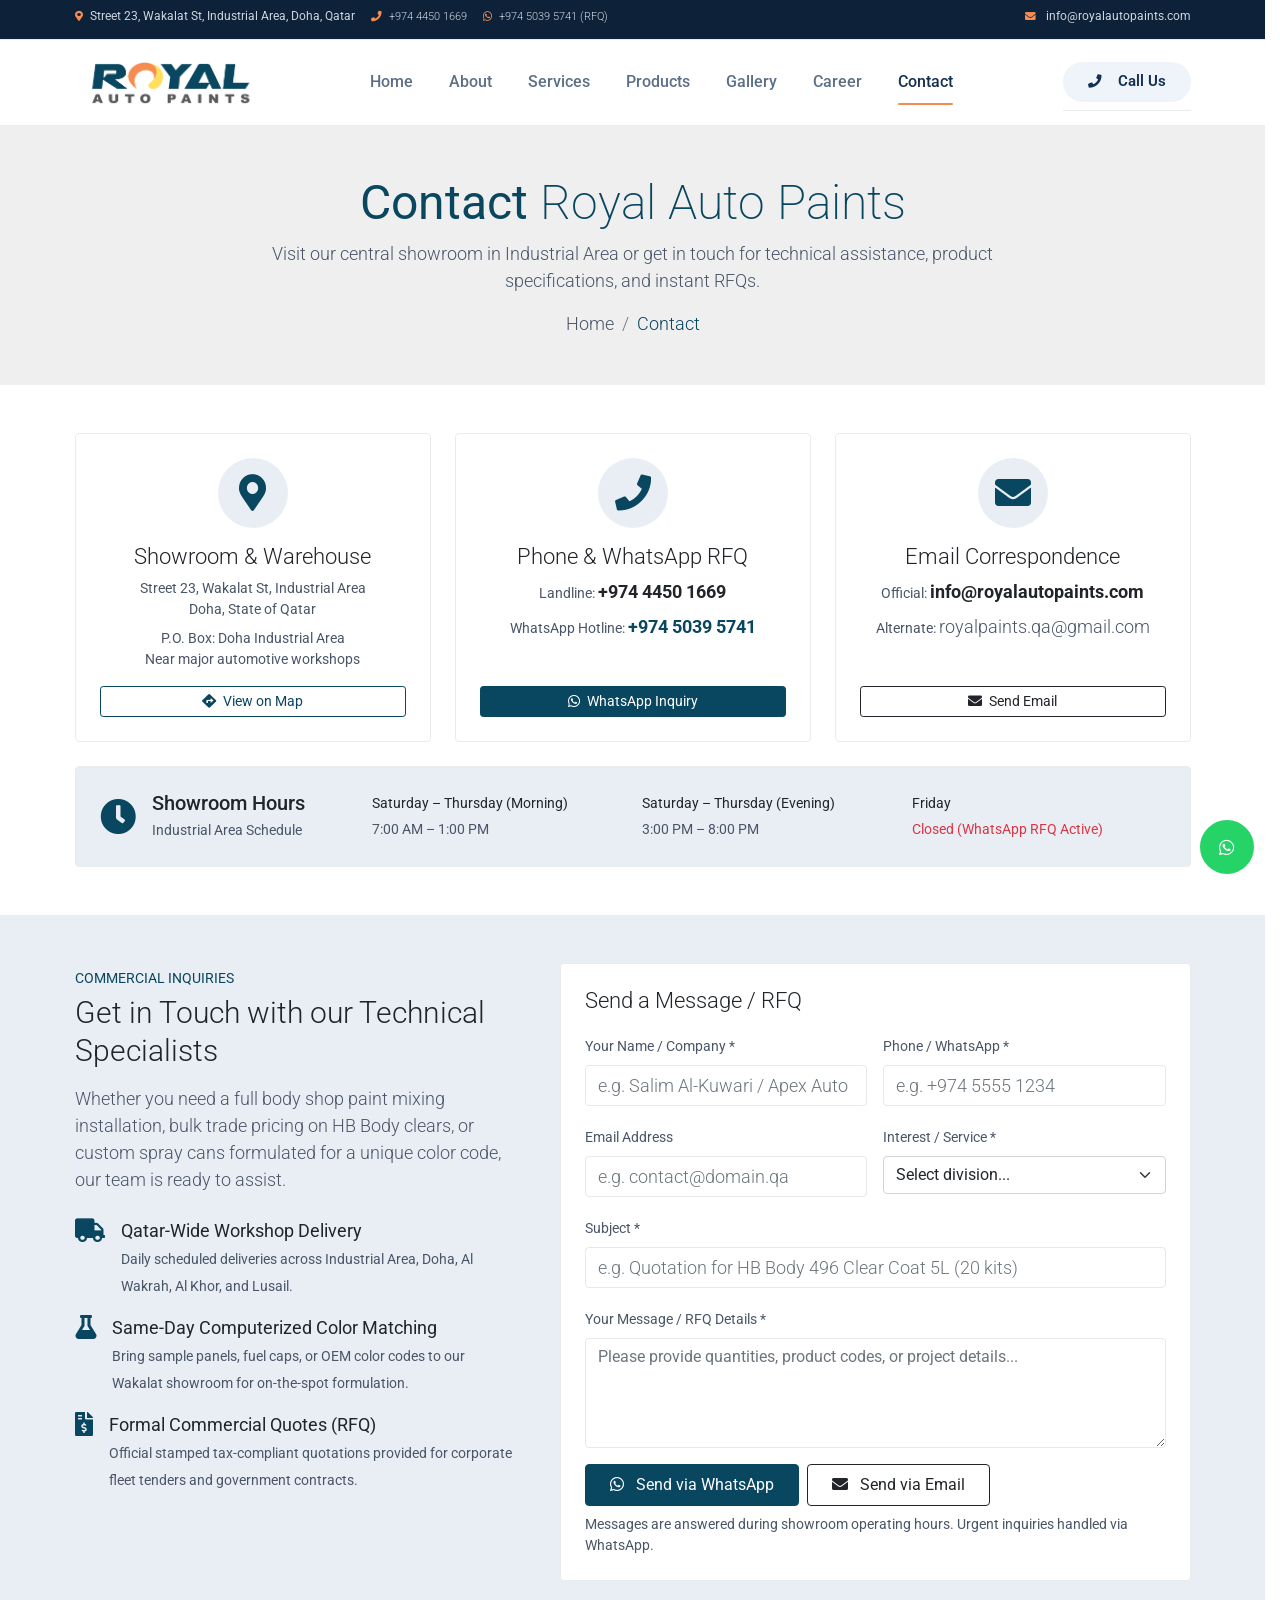
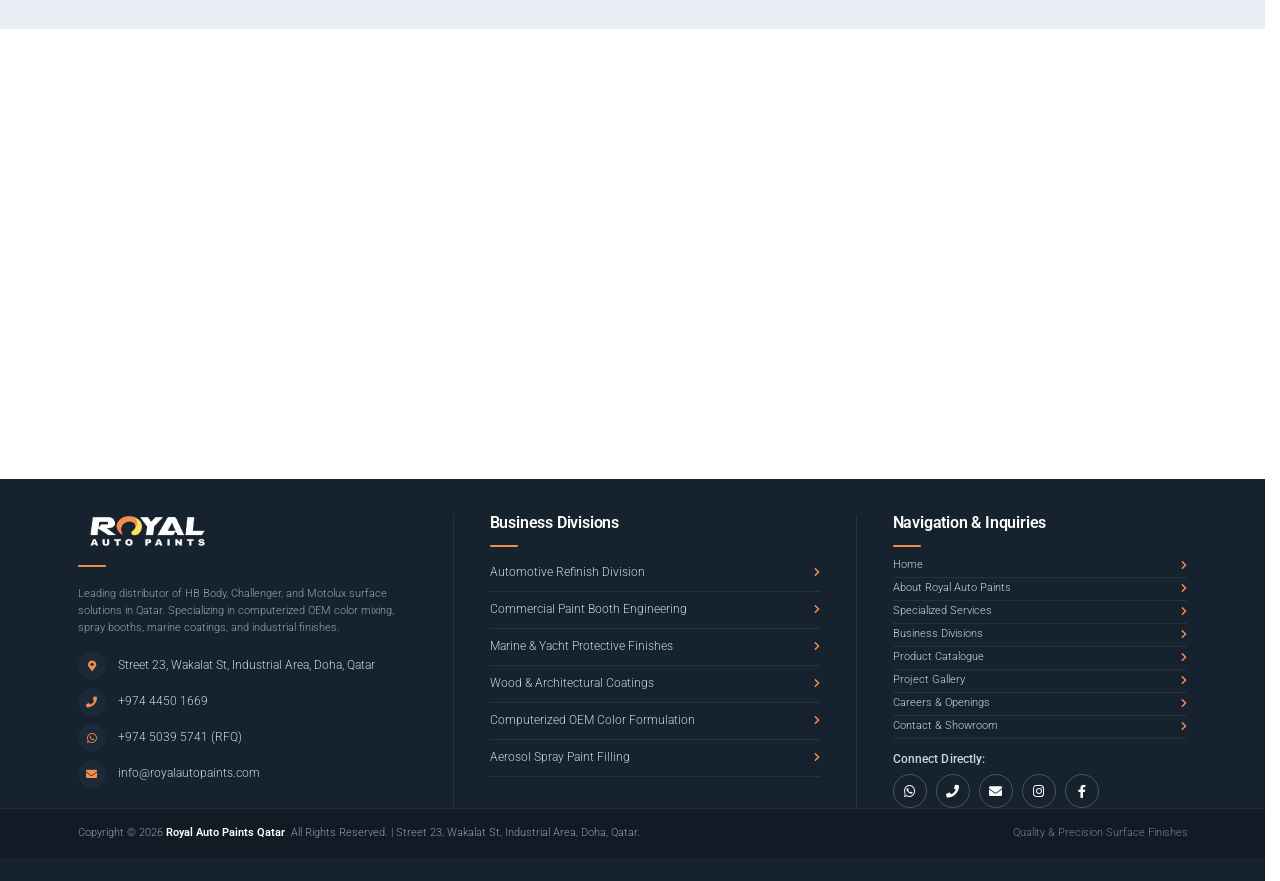
<file: contact.html>
<!DOCTYPE html>
<html lang="en">

<head>
    <title>Contact Us — Royal Auto Paints Qatar | Showroom &amp; Technical Inquiries</title>
    <meta charset="utf-8">
    <meta name="viewport" content="width=device-width, initial-scale=1, shrink-to-fit=no">
    <meta name="description" content="Contact Royal Auto Paints Qatar in Doha Industrial Area. Visit our showroom on Wakalat Street 23. Call +974 4450 1669 or WhatsApp +974 5039 5741 for fast RFQs.">

    <link rel="apple-touch-icon" href="images/royal_favicon.png">
    <link rel="shortcut icon" type="image/x-icon" href="images/royal_favicon.png">

    <link rel="stylesheet" href="css/bootstrap.min.css">
    <link rel="stylesheet" href="css/templatemo.css">
    <link rel="stylesheet" href="css/custom.css">

    <!-- Google Font (Roboto) -->
    <link rel="stylesheet" href="https://fonts.googleapis.com/css2?family=Roboto:wght@100;200;300;400;500;700;900&amp;display=swap">
    <link rel="stylesheet" href="css/fontawesome.min.css">
</head>

<body id="contact-page">

    <!-- ========================================================================
         1. Top Utility Navigation Bar (Desktop)
         ======================================================================== -->
    <nav class="navbar navbar-expand-lg bg-dark navbar-light d-none d-lg-block py-2" id="templatemo_nav_top">
        <div class="container text-light">
            <div class="w-100 d-flex justify-content-between align-items-center">
                <div class="d-flex align-items-center flex-wrap">
                    <span class="me-3 small">
                        <i class="fas fa-map-marker-alt text-success me-1"></i>
                        Street 23, Wakalat St, Industrial Area, Doha, Qatar
                    </span>
                    <span class="me-3 small">
                        <i class="fa fa-phone text-success me-1"></i>
                        <a class="navbar-sm-brand text-light text-decoration-none" href="tel:+97444501669">+974 4450 1669</a>
                    </span>
                    <span class="small">
                        <i class="fab fa-whatsapp text-success me-1"></i>
                        <a class="navbar-sm-brand text-light text-decoration-none" href="https://wa.me/97450395741" target="_blank">+974 5039 5741 (RFQ)</a>
                    </span>
                </div>
                <div class="d-flex align-items-center">
                    <a class="navbar-sm-brand text-light text-decoration-none small" href="mailto:info@royalautopaints.com" title="Email Royal Auto Paints">
                        <i class="fa fa-envelope fa-sm fa-fw me-2 text-success"></i>info@royalautopaints.com
                    </a>
                </div>
            </div>
        </div>
    </nav>

    <!-- ========================================================================
         2. Main Responsive Navigation Bar
         ======================================================================== -->
    <nav class="navbar navbar-expand-lg navbar-light bg-white sticky-top py-2">
        <div class="container d-flex justify-content-between align-items-center">

            <!-- Brand Logo -->
            <a class="navbar-brand text-success logo d-flex align-items-center m-0" href="index.html">
                <img src="images/royal_logo.png" alt="Royal Auto Paints Qatar" height="44">
            </a>

            <!-- Mobile Quick Actions & Hamburger -->
            <div class="d-flex align-items-center d-lg-none mobile-header-actions">
                <a href="tel:+97444501669" class="btn-call-pill text-decoration-none me-2" title="Call Showroom: +974 4450 1669">
                    <i class="fa fa-phone me-1 me-sm-2"></i>
                    <span>Call Us</span>
                </a>
                <button class="navbar-toggler border-0" type="button" data-bs-toggle="collapse" data-bs-target="#templatemo_main_nav" aria-controls="templatemo_main_nav" aria-expanded="false" aria-label="Toggle navigation">
                    <span class="navbar-toggler-icon"></span>
                </button>
            </div>

            <!-- Navbar Links -->
            <div class="align-self-center collapse navbar-collapse flex-fill d-lg-flex justify-content-lg-between" id="templatemo_main_nav">
                <div class="flex-fill">
                    <ul class="nav navbar-nav d-flex justify-content-between mx-lg-auto mb-2 mb-lg-0">
                        <li class="nav-item">
                            <a class="nav-link" href="index.html">Home</a>
                        </li>
                        <li class="nav-item">
                            <a class="nav-link" href="about.html">About</a>
                        </li>
                        <li class="nav-item">
                            <a class="nav-link" href="services.html">Services</a>
                        </li>
                        <li class="nav-item">
                            <a class="nav-link" href="products.html">Products</a>
                        </li>
                        <li class="nav-item">
                            <a class="nav-link" href="gallery.html">Gallery</a>
                        </li>
                        <li class="nav-item">
                            <a class="nav-link" href="career.html">Career</a>
                        </li>
                        <li class="nav-item">
                            <a class="nav-link active" href="contact.html">Contact</a>
                        </li>
                    </ul>
                </div>

                <!-- Desktop Call Action -->
                <div class="navbar align-self-center d-none d-lg-flex">
                    <a href="tel:+97444501669" class="btn-call-pill text-decoration-none" title="Call Showroom: +974 4450 1669">
                        <i class="fa fa-phone me-2"></i>
                        <span>Call Us</span>
                    </a>
                </div>
            </div>

        </div>
    </nav>

    <!-- Search Modal -->
    <div class="modal fade bg-white" id="templatemo_search" tabindex="-1" role="dialog" aria-hidden="true">
        <div class="modal-dialog modal-lg" role="document">
            <div class="w-100 pt-1 mb-4 text-end">
                <button type="button" class="btn-close" data-bs-dismiss="modal" aria-label="Close"></button>
            </div>
            <div class="modal-content modal-body border-0 p-3">
                <div class="text-center mb-4">
                    <h2 class="h2 text-dark">Search Products &amp; Solutions</h2>
                    <p class="text-muted small">Search refinish coatings, primers, fillers, equipment, or contact information.</p>
                </div>
                <div class="input-group mb-3">
                    <input type="text" class="form-control" id="inputModalSearch" name="q" placeholder="What are you looking for?">
                    <button type="submit" class="input-group-text bg-success text-light">
                        <i class="fa fa-fw fa-search text-white"></i>
                    </button>
                </div>
            </div>
        </div>
    </div>

    <!-- ========================================================================
         3. Hero Page Title Banner (Consistent Zay Template Aesthetic)
         ======================================================================== -->
    <section class="py-5" style="background-color: #efefef;">
        <div class="container">
            <div class="row align-items-center">
                <div class="col-lg-8 mx-auto text-center">
                    <h1 class="h1 text-success"><strong>Contact</strong> Royal Auto Paints</h1>
                    <p class="text-muted lead mt-2 mb-3">
                        Visit our central showroom in Industrial Area or get in touch for technical assistance, product specifications, and instant RFQs.
                    </p>
                    <nav aria-label="breadcrumb">
                        <ol class="breadcrumb justify-content-center mb-0 bg-transparent p-0">
                            <li class="breadcrumb-item"><a href="index.html" class="text-decoration-none text-muted">Home</a></li>
                            <li class="breadcrumb-item active text-success" aria-current="page">Contact</li>
                        </ol>
                    </nav>
                </div>
            </div>
        </div>
    </section>

    <!-- ========================================================================
         4. Contact Cards & Operations Info
         ======================================================================== -->
    <section class="container py-5">
        <div class="row g-4">
            <!-- Card 1: Address & Location -->
            <div class="col-12 col-md-4">
                <div class="card h-100 border p-4 text-center">
                    <div class="rounded-circle bg-light d-flex align-items-center justify-content-center mx-auto mb-3" style="width: 70px; height: 70px;">
                        <i class="fas fa-map-marker-alt fa-2x text-success"></i>
                    </div>
                    <h3 class="h5 text-dark">Showroom &amp; Warehouse</h3>
                    <p class="text-muted small mb-2">
                        Street 23, Wakalat St, Industrial Area<br>Doha, State of Qatar
                    </p>
                    <p class="text-muted small mb-3">
                        P.O. Box: Doha Industrial Area<br>Near major automotive workshops
                    </p>
                    <div class="mt-auto">
                        <a href="#mapSection" class="btn btn-outline-success btn-sm w-100">
                            <i class="fas fa-directions me-1"></i> View on Map
                        </a>
                    </div>
                </div>
            </div>

            <!-- Card 2: Phone & WhatsApp -->
            <div class="col-12 col-md-4">
                <div class="card h-100 border p-4 text-center">
                    <div class="rounded-circle bg-light d-flex align-items-center justify-content-center mx-auto mb-3" style="width: 70px; height: 70px;">
                        <i class="fa fa-phone fa-2x text-success"></i>
                    </div>
                    <h3 class="h5 text-dark">Phone &amp; WhatsApp RFQ</h3>
                    <p class="text-muted small mb-2">
                        Landline: <a href="tel:+97444501669" class="text-decoration-none text-dark fw-bold">+974 4450 1669</a>
                    </p>
                    <p class="text-muted small mb-3">
                        WhatsApp Hotline: <a href="https://wa.me/97450395741" target="_blank" class="text-decoration-none text-success fw-bold">+974 5039 5741</a>
                    </p>
                    <div class="mt-auto">
                        <a href="https://wa.me/97450395741?text=Hello%20Royal%20Auto%20Paints%2C%20I%20would%20like%20to%20request%20an%20RFQ" target="_blank" class="btn btn-success btn-sm w-100">
                            <i class="fab fa-whatsapp me-1"></i> WhatsApp Inquiry
                        </a>
                    </div>
                </div>
            </div>

            <!-- Card 3: Email & Business Desk -->
            <div class="col-12 col-md-4">
                <div class="card h-100 border p-4 text-center">
                    <div class="rounded-circle bg-light d-flex align-items-center justify-content-center mx-auto mb-3" style="width: 70px; height: 70px;">
                        <i class="fa fa-envelope fa-2x text-success"></i>
                    </div>
                    <h3 class="h5 text-dark">Email Correspondence</h3>
                    <p class="text-muted small mb-2">
                        Official: <a href="mailto:info@royalautopaints.com" class="text-decoration-none text-dark fw-bold">info@royalautopaints.com</a>
                    </p>
                    <p class="text-muted small mb-3">
                        Alternate: <a href="mailto:royalpaints.qa@gmail.com" class="text-decoration-none text-muted">royalpaints.qa@gmail.com</a>
                    </p>
                    <div class="mt-auto">
                        <a href="mailto:info@royalautopaints.com?subject=Product%20Inquiry%20-%20Royal%20Auto%20Paints" class="btn btn-outline-dark btn-sm w-100">
                            <i class="fa fa-envelope me-1"></i> Send Email
                        </a>
                    </div>
                </div>
            </div>
        </div>

        <!-- Operating Hours Banner -->
        <div class="card border p-4 bg-light mt-4">
            <div class="row align-items-center">
                <div class="col-lg-3 text-center text-lg-start mb-3 mb-lg-0">
                    <div class="d-flex align-items-center justify-content-center justify-content-lg-start">
                        <i class="fas fa-clock fa-2x text-success me-3"></i>
                        <div>
                            <h4 class="h5 text-dark mb-0">Showroom Hours</h4>
                            <span class="small text-muted">Industrial Area Schedule</span>
                        </div>
                    </div>
                </div>
                <div class="col-lg-9">
                    <div class="row text-center text-md-start g-3">
                        <div class="col-12 col-md-4">
                            <strong class="d-block text-dark small">Saturday – Thursday (Morning)</strong>
                            <span class="text-muted small">7:00 AM – 1:00 PM</span>
                        </div>
                        <div class="col-12 col-md-4">
                            <strong class="d-block text-dark small">Saturday – Thursday (Evening)</strong>
                            <span class="text-muted small">3:00 PM – 8:00 PM</span>
                        </div>
                        <div class="col-12 col-md-4">
                            <strong class="d-block text-dark small">Friday</strong>
                            <span class="text-danger small fw-bold">Closed (WhatsApp RFQ Active)</span>
                        </div>
                    </div>
                </div>
            </div>
        </div>
    </section>

    <!-- ========================================================================
         5. Inquiry Form & Support Details
         ======================================================================== -->
    <section class="bg-light py-5">
        <div class="container">
            <div class="row g-4 g-lg-5">
                <!-- Left: FAQ & Service Coverage -->
                <div class="col-lg-5">
                    <span class="text-success text-uppercase fw-bold small">Commercial Inquiries</span>
                    <h2 class="h2 text-dark mt-1">Get in Touch with our Technical Specialists</h2>
                    <p class="text-muted mt-3">
                        Whether you need a full body shop paint mixing installation, bulk trade pricing on HB Body clears, or custom spray cans formulated for a unique color code, our team is ready to assist.
                    </p>

                    <div class="mt-4">
                        <div class="d-flex mb-3">
                            <i class="fas fa-truck text-success fa-lg me-3 mt-1"></i>
                            <div>
                                <strong class="d-block text-dark">Qatar-Wide Workshop Delivery</strong>
                                <span class="small text-muted">Daily scheduled deliveries across Industrial Area, Doha, Al Wakrah, Al Khor, and Lusail.</span>
                            </div>
                        </div>
                        <div class="d-flex mb-3">
                            <i class="fas fa-flask text-success fa-lg me-3 mt-1"></i>
                            <div>
                                <strong class="d-block text-dark">Same-Day Computerized Color Matching</strong>
                                <span class="small text-muted">Bring sample panels, fuel caps, or OEM color codes to our Wakalat showroom for on-the-spot formulation.</span>
                            </div>
                        </div>
                        <div class="d-flex">
                            <i class="fas fa-file-invoice-dollar text-success fa-lg me-3 mt-1"></i>
                            <div>
                                <strong class="d-block text-dark">Formal Commercial Quotes (RFQ)</strong>
                                <span class="small text-muted">Official stamped tax-compliant quotations provided for corporate fleet tenders and government contracts.</span>
                            </div>
                        </div>
                    </div>
                </div>

                <!-- Right: Interactive Inquiry Form -->
                <div class="col-lg-7">
                    <div class="card border p-4 bg-white">
                        <h3 class="h4 text-dark mb-3">Send a Message / RFQ</h3>
                        <form id="contactForm" onsubmit="event.preventDefault(); submitContactForm();">
                            <div class="row g-3">
                                <div class="col-12 col-md-6">
                                    <label for="contactName" class="form-label small text-muted">Your Name / Company *</label>
                                    <input type="text" class="form-control" id="contactName" required placeholder="e.g. Salim Al-Kuwari / Apex Auto">
                                </div>
                                <div class="col-12 col-md-6">
                                    <label for="contactPhone" class="form-label small text-muted">Phone / WhatsApp *</label>
                                    <input type="tel" class="form-control" id="contactPhone" required placeholder="e.g. +974 5555 1234">
                                </div>
                                <div class="col-12 col-md-6">
                                    <label for="contactEmail" class="form-label small text-muted">Email Address</label>
                                    <input type="email" class="form-control" id="contactEmail" placeholder="e.g. contact@domain.qa">
                                </div>
                                <div class="col-12 col-md-6">
                                    <label for="contactDivision" class="form-label small text-muted">Interest / Service *</label>
                                    <select class="form-select" id="contactDivision" required>
                                        <option value="" selected disabled>Select division...</option>
                                        <option value="Automotive Refinish & Clear Coats">Automotive Refinish &amp; Clear Coats</option>
                                        <option value="Commercial Spray Booth Engineering">Commercial Spray Booth Engineering</option>
                                        <option value="Marine & Yacht Protective Finishes">Marine &amp; Yacht Finishes</option>
                                        <option value="Wood & Architectural Coatings">Wood &amp; Architectural Coatings</option>
                                        <option value="OEM Computerized Color Mixing">Computerized Color Mixing</option>
                                        <option value="Aerosol Spray Paint Filling">Aerosol Spray Paint Filling</option>
                                        <option value="General Trade Inquiry">General Trade Inquiry</option>
                                    </select>
                                </div>
                                <div class="col-12">
                                    <label for="contactSubject" class="form-label small text-muted">Subject *</label>
                                    <input type="text" class="form-control" id="contactSubject" required placeholder="e.g. Quotation for HB Body 496 Clear Coat 5L (20 kits)">
                                </div>
                                <div class="col-12">
                                    <label for="contactMessage" class="form-label small text-muted">Your Message / RFQ Details *</label>
                                    <textarea class="form-control" id="contactMessage" rows="4" required placeholder="Please provide quantities, product codes, or project details..."></textarea>
                                </div>
                                <div class="col-12 mt-3">
                                    <div class="d-flex flex-wrap gap-2">
                                        <button type="submit" class="btn btn-success px-4 py-2">
                                            <i class="fab fa-whatsapp me-2"></i> Send via WhatsApp
                                        </button>
                                        <button type="button" onclick="submitContactViaEmail();" class="btn btn-outline-dark px-4 py-2">
                                            <i class="fa fa-envelope me-2"></i> Send via Email
                                        </button>
                                    </div>
                                    <span class="d-block small text-muted mt-2">Messages are answered during showroom operating hours. Urgent inquiries handled via WhatsApp.</span>
                                </div>
                            </div>
                        </form>
                    </div>
                </div>
            </div>
        </div>
    </section>

    <!-- ========================================================================
         6. Google Maps Location Section
         ======================================================================== -->
    <section id="mapSection" class="py-0">
        <div class="w-100" style="height: 450px;">
            <iframe 
                src="https://www.google.com/maps/embed?pb=!1m18!1m12!1m3!1d14436.568472481744!2d51.4428076!3d25.1764722!2m3!1f0!2f0!3f0!3m2!1i1024!2i768!4f13.1!3m3!1m2!1s0x3e45da7ea0e93235%3A0xe54e605d39360824!2sStreet%2023%2C%20Doha%2C%20Qatar!5e0!3m2!1sen!2sqa!4v1700000000000!5m2!1sen!2sqa" 
                width="100%" 
                height="100%" 
                style="border:0;" 
                allowfullscreen="" 
                loading="lazy" 
                referrerpolicy="no-referrer-when-downgrade"
                title="Royal Auto Paints Showroom Location - Wakalat Street 23, Industrial Area, Doha, Qatar">
            </iframe>
        </div>
    </section>

    <!-- ========================================================================
         Corporate Footer
         ======================================================================== -->
    <footer class="footer-main-wrapper" id="tempaltemo_footer">
        <div class="footer-inner-container">
            <div class="footer-grid-row">

                <!-- Column 1: Company Profile -->
                <div class="footer-col-profile">
                    <div class="footer-logo-wrap">
                        <img src="images/royal_logo_white.png" alt="Royal Auto Paints Qatar">
                    </div>
                    <div class="footer-accent-bar footer-accent-col1"></div>
                    <p class="footer-lead-text">
                        Leading distributor of HB Body, Challenger, and Motolux surface solutions in Qatar. Specializing in computerized OEM color mixing, spray booths, marine coatings, and industrial finishes.
                    </p>
                    <ul class="footer-contact-list">
                        <li class="footer-contact-item">
                            <span class="footer-contact-badge"><i class="fas fa-map-marker-alt footer-contact-icon"></i></span>
                            <span class="footer-contact-text">Street 23, Wakalat St, Industrial Area, Doha, Qatar</span>
                        </li>
                        <li class="footer-contact-item">
                            <span class="footer-contact-badge"><i class="fa fa-phone footer-contact-icon"></i></span>
                            <a class="footer-contact-link" href="tel:+97444501669">+974 4450 1669</a>
                        </li>
                        <li class="footer-contact-item">
                            <span class="footer-contact-badge"><i class="fab fa-whatsapp footer-contact-icon"></i></span>
                            <a class="footer-contact-link" href="https://wa.me/97450395741" target="_blank">+974 5039 5741 (RFQ)</a>
                        </li>
                        <li class="footer-contact-item">
                            <span class="footer-contact-badge"><i class="fa fa-envelope footer-contact-icon"></i></span>
                            <a class="footer-contact-link" href="mailto:info@royalautopaints.com">info@royalautopaints.com</a>
                        </li>
                    </ul>
                </div>

                <!-- Column 2: Business Divisions -->
                <div class="footer-col-divisions">
                    <h3 class="footer-col-title">Business Divisions</h3>
                    <div class="footer-accent-bar"></div>
                    <ul class="footer-divisions-list">
                        <li class="footer-division-item">
                            <a class="footer-division-link" href="index.html#divisions">
                                <span>Automotive Refinish Division</span>
                                <i class="fas fa-chevron-right footer-chevron"></i>
                            </a>
                        </li>
                        <li class="footer-division-item">
                            <a class="footer-division-link" href="index.html#divisions">
                                <span>Commercial Paint Booth Engineering</span>
                                <i class="fas fa-chevron-right footer-chevron"></i>
                            </a>
                        </li>
                        <li class="footer-division-item">
                            <a class="footer-division-link" href="index.html#divisions">
                                <span>Marine &amp; Yacht Protective Finishes</span>
                                <i class="fas fa-chevron-right footer-chevron"></i>
                            </a>
                        </li>
                        <li class="footer-division-item">
                            <a class="footer-division-link" href="index.html#divisions">
                                <span>Wood &amp; Architectural Coatings</span>
                                <i class="fas fa-chevron-right footer-chevron"></i>
                            </a>
                        </li>
                        <li class="footer-division-item">
                            <a class="footer-division-link" href="services.html">
                                <span>Computerized OEM Color Formulation</span>
                                <i class="fas fa-chevron-right footer-chevron"></i>
                            </a>
                        </li>
                        <li class="footer-division-item">
                            <a class="footer-division-link" href="services.html">
                                <span>Aerosol Spray Paint Filling</span>
                                <i class="fas fa-chevron-right footer-chevron"></i>
                            </a>
                        </li>
                    </ul>
                </div>

                <!-- Column 3: Navigation & Inquiries -->
                <div class="footer-col-nav">
                    <h3 class="footer-col-title">Navigation &amp; Inquiries</h3>
                    <div class="footer-accent-bar"></div>
                    <ul class="footer-nav-list">
                        <li class="footer-nav-item">
                            <a class="footer-nav-link" href="index.html">
                                <span>Home</span>
                                <i class="fas fa-chevron-right footer-chevron"></i>
                            </a>
                        </li>
                        <li class="footer-nav-item">
                            <a class="footer-nav-link" href="about.html">
                                <span>About Royal Auto Paints</span>
                                <i class="fas fa-chevron-right footer-chevron"></i>
                            </a>
                        </li>
                        <li class="footer-nav-item">
                            <a class="footer-nav-link" href="services.html">
                                <span>Specialized Services</span>
                                <i class="fas fa-chevron-right footer-chevron"></i>
                            </a>
                        </li>
                        <li class="footer-nav-item">
                            <a class="footer-nav-link" href="index.html#divisions">
                                <span>Business Divisions</span>
                                <i class="fas fa-chevron-right footer-chevron"></i>
                            </a>
                        </li>
                        <li class="footer-nav-item">
                            <a class="footer-nav-link" href="products.html">
                                <span>Product Catalogue</span>
                                <i class="fas fa-chevron-right footer-chevron"></i>
                            </a>
                        </li>
                        <li class="footer-nav-item">
                            <a class="footer-nav-link" href="gallery.html">
                                <span>Project Gallery</span>
                                <i class="fas fa-chevron-right footer-chevron"></i>
                            </a>
                        </li>
                        <li class="footer-nav-item">
                            <a class="footer-nav-link" href="career.html">
                                <span>Careers &amp; Openings</span>
                                <i class="fas fa-chevron-right footer-chevron"></i>
                            </a>
                        </li>
                        <li class="footer-nav-item">
                            <a class="footer-nav-link" href="contact.html">
                                <span>Contact &amp; Showroom</span>
                                <i class="fas fa-chevron-right footer-chevron"></i>
                            </a>
                        </li>
                    </ul>

                    <div class="footer-social-wrap">
                        <div class="footer-social-label">Connect Directly:</div>
                        <div class="footer-social-icons-row">
                            <a class="footer-social-btn" href="https://wa.me/97450395741" target="_blank" title="WhatsApp"><i class="fab fa-whatsapp"></i></a>
                            <a class="footer-social-btn" href="tel:+97444501669" title="Phone Call"><i class="fa fa-phone"></i></a>
                            <a class="footer-social-btn" href="mailto:info@royalautopaints.com" title="Email Us"><i class="fa fa-envelope"></i></a>
                            <a class="footer-social-btn" href="https://www.instagram.com/royal_auto_paints/" target="_blank" title="Instagram"><i class="fab fa-instagram"></i></a>
                            <a class="footer-social-btn" href="https://www.facebook.com/profile.php?id=100057669180751" target="_blank" title="Facebook"><i class="fab fa-facebook-f"></i></a>
                        </div>
                    </div>
                </div>

            </div>
        </div>

        <!-- Copyright Bar -->
        <div class="footer-copyright-bar">
            <div class="footer-inner-container footer-copyright-inner">
                <p class="footer-copyright-text">
                    Copyright &copy; 2026 <strong>Royal Auto Paints Qatar</strong>. All Rights Reserved. | Street 23, Wakalat St, Industrial Area, Doha, Qatar.
                </p>
                <span class="footer-tagline-text">Quality &amp; Precision Surface Finishes</span>
            </div>
        </div>
    </footer>

    <!-- Floating WhatsApp Direct Action Button -->
    <a href="https://wa.me/97450395741?text=Hello%20Royal%20Auto%20Paints%20Qatar%2C%20I%20would%20like%20to%20request%20an%20RFQ" class="floating-whatsapp-btn" target="_blank" title="Instant WhatsApp RFQ">
        <i class="fab fa-whatsapp"></i>
    </a>

    <!-- Scripts -->
    <script src="js/jquery-1.11.0.min.js"></script>
    <script src="js/jquery-migrate-1.2.1.min.js"></script>
    <script src="js/bootstrap.bundle.min.js"></script>
    <script src="js/templatemo.js"></script>
    <script src="js/custom.js"></script>

    <!-- Contact Form Submission Handlers -->
    <script>
        function submitContactForm() {
            var name = document.getElementById('contactName').value.trim();
            var phone = document.getElementById('contactPhone').value.trim();
            var email = document.getElementById('contactEmail').value.trim() || 'N/A';
            var division = document.getElementById('contactDivision').value;
            var subject = document.getElementById('contactSubject').value.trim();
            var message = document.getElementById('contactMessage').value.trim();

            if (!name || !phone || !division || !subject || !message) {
                alert('Please fill in all required fields.');
                return;
            }

            var text = "Hello Royal Auto Paints Qatar,\n\n" +
                "I would like to inquire about: *" + subject + "*\n\n" +
                "*Client Details:*\n" +
                "- Name/Company: " + name + "\n" +
                "- Phone: " + phone + "\n" +
                "- Email: " + email + "\n" +
                "- Division/Interest: " + division + "\n\n" +
                "*Inquiry Message:*\n" + message;

            var waUrl = "https://wa.me/97450395741?text=" + encodeURIComponent(text);
            window.open(waUrl, '_blank');
        }

        function submitContactViaEmail() {
            var name = document.getElementById('contactName').value.trim();
            var phone = document.getElementById('contactPhone').value.trim();
            var email = document.getElementById('contactEmail').value.trim() || 'N/A';
            var division = document.getElementById('contactDivision').value;
            var subject = document.getElementById('contactSubject').value.trim();
            var message = document.getElementById('contactMessage').value.trim();

            if (!name || !phone || !division || !subject || !message) {
                alert('Please fill in all required fields.');
                return;
            }

            var emailSubject = "[Inquiry - " + division + "] " + subject;
            var body = "Dear Royal Auto Paints Team,\n\n" +
                "Inquiry from: " + name + "\n" +
                "Phone: " + phone + "\n" +
                "Email: " + email + "\n" +
                "Division: " + division + "\n\n" +
                "Message:\n" + message + "\n\n" +
                "Best regards,\n" + name;

            window.location.href = "mailto:info@royalautopaints.com?cc=royalpaints.qa@gmail.com&subject=" + encodeURIComponent(emailSubject) + "&body=" + encodeURIComponent(body);
        }
    </script>

</body>

</html>
</file>
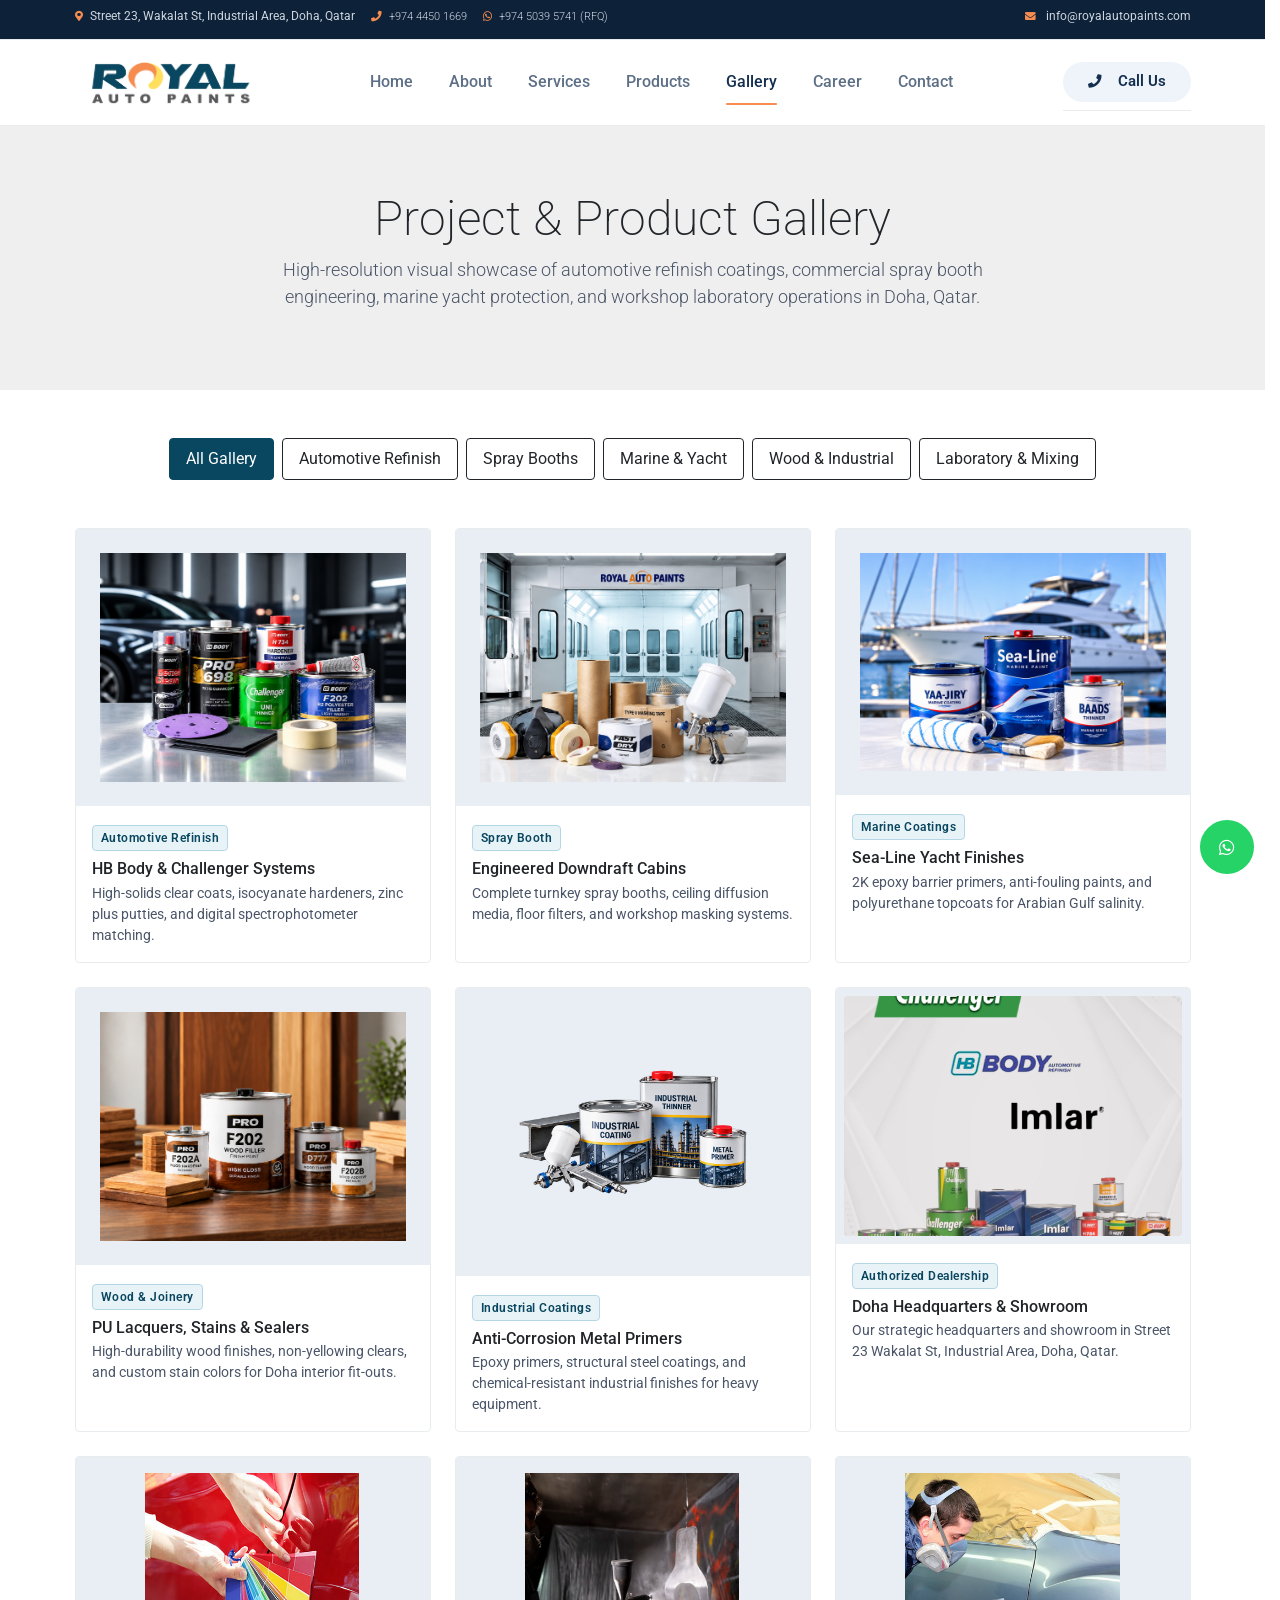
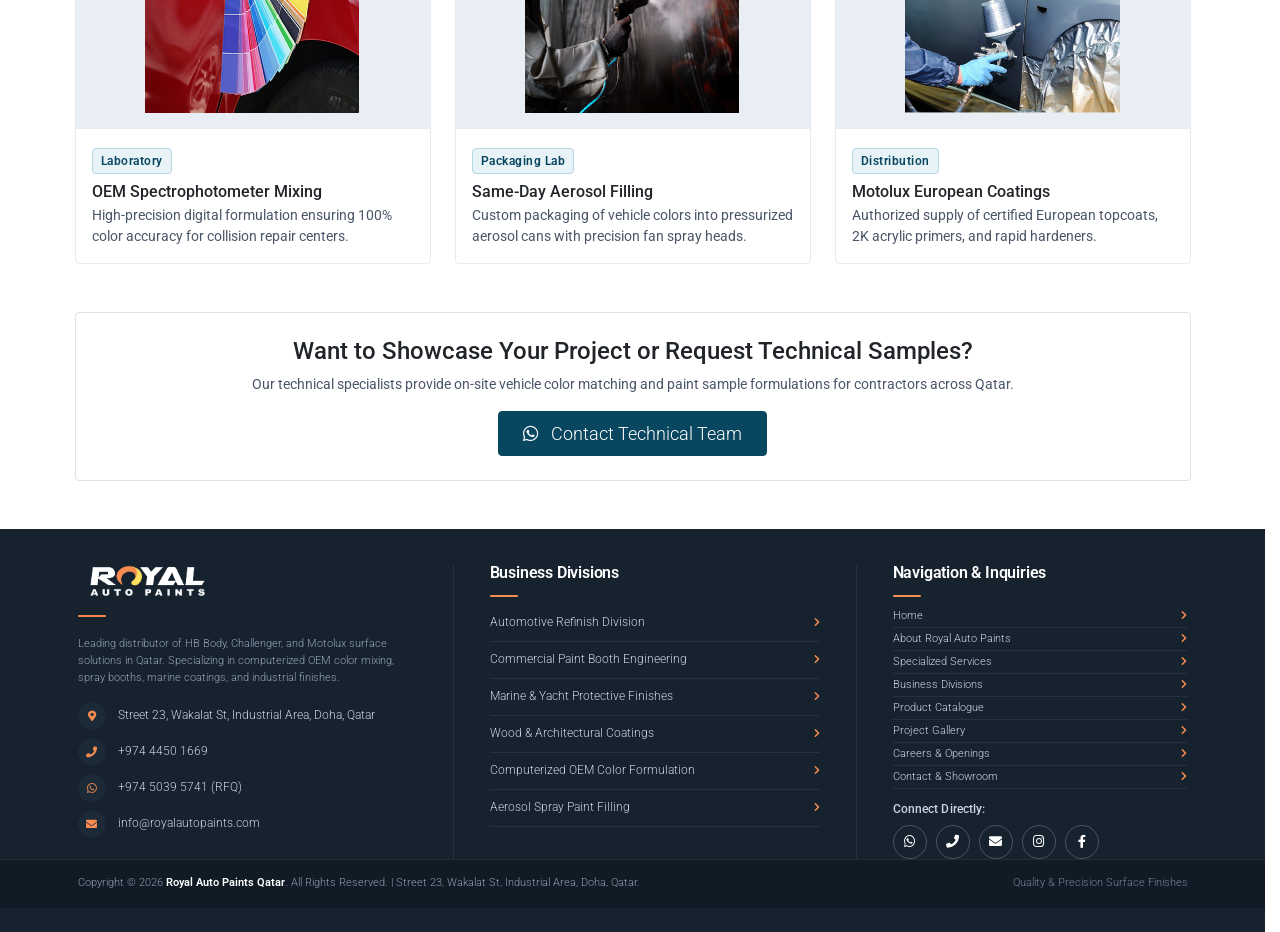
<file: gallery.html>
<!DOCTYPE html>
<html lang="en">

<head>
    <title>Project &amp; Product Gallery — Royal Auto Paints Qatar</title>
    <meta charset="utf-8">
    <meta name="viewport" content="width=device-width, initial-scale=1, shrink-to-fit=no">
    <meta name="description" content="Visual gallery of automotive refinish transformations, commercial spray booth engineering, yacht finishes, and workshop operations by Royal Auto Paints Qatar.">

    <link rel="apple-touch-icon" href="images/royal_favicon.png">
    <link rel="shortcut icon" type="image/x-icon" href="images/royal_favicon.png">

    <link rel="stylesheet" href="css/bootstrap.min.css">
    <link rel="stylesheet" href="css/templatemo.css">
    <link rel="stylesheet" href="css/custom.css">

    <!-- Google Font (Roboto) -->
    <link rel="stylesheet" href="https://fonts.googleapis.com/css2?family=Roboto:wght@100;200;300;400;500;700;900&amp;display=swap">
    <link rel="stylesheet" href="css/fontawesome.min.css">
</head>

<body id="gallery-page">

    <!-- Top Utility Bar -->
    <nav class="navbar navbar-expand-lg bg-dark navbar-light d-none d-lg-block py-2" id="templatemo_nav_top">
        <div class="container text-light">
            <div class="w-100 d-flex justify-content-between align-items-center">
                <div class="d-flex align-items-center flex-wrap">
                    <span class="me-3 small">
                        <i class="fas fa-map-marker-alt text-success me-1"></i>
                        Street 23, Wakalat St, Industrial Area, Doha, Qatar
                    </span>
                    <span class="me-3 small">
                        <i class="fa fa-phone text-success me-1"></i>
                        <a class="navbar-sm-brand text-light text-decoration-none" href="tel:+97444501669">+974 4450 1669</a>
                    </span>
                    <span class="small">
                        <i class="fab fa-whatsapp text-success me-1"></i>
                        <a class="navbar-sm-brand text-light text-decoration-none" href="https://wa.me/97450395741" target="_blank">+974 5039 5741 (RFQ)</a>
                    </span>
                </div>
                <div class="d-flex align-items-center">
                    <a class="navbar-sm-brand text-light text-decoration-none small" href="mailto:info@royalautopaints.com" title="Email Royal Auto Paints">
                        <i class="fa fa-envelope fa-sm fa-fw me-2 text-success"></i>info@royalautopaints.com
                    </a>
                </div>
            </div>
        </div>
    </nav>

    <!-- Main Navigation Bar -->
    <nav class="navbar navbar-expand-lg navbar-light bg-white sticky-top py-2">
        <div class="container d-flex justify-content-between align-items-center">

            <!-- Brand Logo -->
            <a class="navbar-brand text-success logo d-flex align-items-center m-0" href="index.html">
                <img src="images/royal_logo.png" alt="Royal Auto Paints Qatar" height="44">
            </a>

            <!-- Mobile Quick Actions & Hamburger -->
            <div class="d-flex align-items-center d-lg-none mobile-header-actions">
                <a href="tel:+97444501669" class="btn-call-pill text-decoration-none me-2" title="Call Showroom: +974 4450 1669">
                    <i class="fa fa-phone me-1 me-sm-2"></i>
                    <span>Call Us</span>
                </a>
                <button class="navbar-toggler border-0" type="button" data-bs-toggle="collapse" data-bs-target="#templatemo_main_nav" aria-controls="templatemo_main_nav" aria-expanded="false" aria-label="Toggle navigation">
                    <span class="navbar-toggler-icon"></span>
                </button>
            </div>

            <!-- Navbar Links -->
            <div class="align-self-center collapse navbar-collapse flex-fill d-lg-flex justify-content-lg-between" id="templatemo_main_nav">
                <div class="flex-fill">
                    <ul class="nav navbar-nav d-flex justify-content-between mx-lg-auto mb-2 mb-lg-0">
                        <li class="nav-item">
                            <a class="nav-link" href="index.html">Home</a>
                        </li>
                        <li class="nav-item">
                            <a class="nav-link" href="about.html">About</a>
                        </li>
                        <li class="nav-item">
                            <a class="nav-link" href="services.html">Services</a>
                        </li>
                        <li class="nav-item">
                            <a class="nav-link" href="products.html">Products</a>
                        </li>
                        <li class="nav-item">
                            <a class="nav-link active" href="gallery.html">Gallery</a>
                        </li>
                        <li class="nav-item">
                            <a class="nav-link" href="career.html">Career</a>
                        </li>
                        <li class="nav-item">
                            <a class="nav-link" href="contact.html">Contact</a>
                        </li>
                    </ul>
                </div>

                <!-- Desktop Call Action -->
                <div class="navbar align-self-center d-none d-lg-flex">
                    <a href="tel:+97444501669" class="btn-call-pill text-decoration-none" title="Call Showroom: +974 4450 1669">
                        <i class="fa fa-phone me-2"></i>
                        <span>Call Us</span>
                    </a>
                </div>
            </div>

        </div>
    </nav>

    <!-- Search Modal -->
    <div class="modal fade bg-white" id="templatemo_search" tabindex="-1" role="dialog" aria-hidden="true">
        <div class="modal-dialog modal-lg" role="document">
            <div class="w-100 pt-1 mb-4 text-end">
                <button type="button" class="btn-close" data-bs-dismiss="modal" aria-label="Close"></button>
            </div>
            <div class="modal-content modal-body border-0 p-3">
                <div class="text-center mb-4">
                    <h2 class="h2 text-dark">Search Products &amp; Surface Solutions</h2>
                    <p class="text-muted small">Search clear coats, primers, fillers, thinners, spray guns, or marine coatings.</p>
                </div>
                <div class="input-group mb-3">
                    <input type="text" class="form-control py-2" id="inputModalSearch" placeholder="Type product name (e.g., C496, F202, Thinner, Spray Gun)...">
                    <button class="btn btn-success text-white px-4" id="btnModalSearch" type="button">
                        <i class="fa fa-fw fa-search"></i> Search
                    </button>
                </div>
            </div>
        </div>
    </div>

    <!-- Page Title Banner (Stock Zay Canvas) -->
    <section class="py-5" style="background-color: #efefef;">
        <div class="container py-3">
            <div class="row text-center">
                <div class="col-lg-8 m-auto">
                    <h1 class="h1 text-dark">Project &amp; Product Gallery</h1>
                    <p class="text-muted">
                        High-resolution visual showcase of automotive refinish coatings, commercial spray booth engineering, marine yacht protection, and workshop laboratory operations in Doha, Qatar.
                    </p>
                </div>
            </div>
        </div>
    </section>

    <!-- Gallery Grid Section -->
    <section class="container py-5">

        <!-- Filter Buttons -->
        <div class="row justify-content-center mb-5">
            <div class="col-12 text-center">
                <div class="d-flex flex-wrap justify-content-center gap-2">
                    <button type="button" class="btn btn-success gallery-filter-btn px-3 py-2 active" data-filter="all">All Gallery</button>
                    <button type="button" class="btn btn-outline-dark gallery-filter-btn px-3 py-2" data-filter="automotive">Automotive Refinish</button>
                    <button type="button" class="btn btn-outline-dark gallery-filter-btn px-3 py-2" data-filter="booth">Spray Booths</button>
                    <button type="button" class="btn btn-outline-dark gallery-filter-btn px-3 py-2" data-filter="marine">Marine &amp; Yacht</button>
                    <button type="button" class="btn btn-outline-dark gallery-filter-btn px-3 py-2" data-filter="wood">Wood &amp; Industrial</button>
                    <button type="button" class="btn btn-outline-dark gallery-filter-btn px-3 py-2" data-filter="lab">Laboratory &amp; Mixing</button>
                </div>
            </div>
        </div>

        <!-- Cards -->
        <div class="row g-4" id="galleryGrid">

            <!-- Item 1: Automotive Refinish Collection -->
            <div class="col-12 col-md-6 col-lg-4 gallery-item-card" data-category="automotive">
                <div class="card h-100 border overflow-hidden">
                    <div class="bg-light p-4 text-center">
                        <img src="images/gallery/auto_workshop.png" class="img-fluid" alt="Automotive Refinish Systems Qatar" style="max-height: 240px; object-fit: contain;">
                    </div>
                    <div class="card-body p-3">
                        <span class="badge-subtle mb-1">Automotive Refinish</span>
                        <h4 class="h6 text-dark mt-1 mb-1">HB Body &amp; Challenger Systems</h4>
                        <p class="text-muted small mb-0">High-solids clear coats, isocyanate hardeners, zinc plus putties, and digital spectrophotometer matching.</p>
                    </div>
                </div>
            </div>

            <!-- Item 2: Commercial Spray Booth -->
            <div class="col-12 col-md-6 col-lg-4 gallery-item-card" data-category="booth">
                <div class="card h-100 border overflow-hidden">
                    <div class="bg-light p-4 text-center">
                        <img src="images/gallery/auto_paint_booth.png" class="img-fluid" alt="Commercial Spray Booth Systems" style="max-height: 240px; object-fit: contain;">
                    </div>
                    <div class="card-body p-3">
                        <span class="badge-subtle mb-1">Spray Booth</span>
                        <h4 class="h6 text-dark mt-1 mb-1">Engineered Downdraft Cabins</h4>
                        <p class="text-muted small mb-0">Complete turnkey spray booths, ceiling diffusion media, floor filters, and workshop masking systems.</p>
                    </div>
                </div>
            </div>

            <!-- Item 3: Marine & Yacht Protective Coatings -->
            <div class="col-12 col-md-6 col-lg-4 gallery-item-card" data-category="marine">
                <div class="card h-100 border overflow-hidden">
                    <div class="bg-light p-4 text-center">
                        <img src="images/gallery/marine_paints.png" class="img-fluid" alt="Marine Yacht Protective Finishes" style="max-height: 240px; object-fit: contain;">
                    </div>
                    <div class="card-body p-3">
                        <span class="badge-subtle mb-1">Marine Coatings</span>
                        <h4 class="h6 text-dark mt-1 mb-1">Sea-Line Yacht Finishes</h4>
                        <p class="text-muted small mb-0">2K epoxy barrier primers, anti-fouling paints, and polyurethane topcoats for Arabian Gulf salinity.</p>
                    </div>
                </div>
            </div>

            <!-- Item 4: Wood & Architectural Finishes -->
            <div class="col-12 col-md-6 col-lg-4 gallery-item-card" data-category="wood">
                <div class="card h-100 border overflow-hidden">
                    <div class="bg-light p-4 text-center">
                        <img src="images/gallery/wood_finish.png" class="img-fluid" alt="Wood and Architectural Finishes" style="max-height: 240px; object-fit: contain;">
                    </div>
                    <div class="card-body p-3">
                        <span class="badge-subtle mb-1">Wood &amp; Joinery</span>
                        <h4 class="h6 text-dark mt-1 mb-1">PU Lacquers, Stains &amp; Sealers</h4>
                        <p class="text-muted small mb-0">High-durability wood finishes, non-yellowing clears, and custom stain colors for Doha interior fit-outs.</p>
                    </div>
                </div>
            </div>

            <!-- Item 5: Heavy-Duty Industrial Primers -->
            <div class="col-12 col-md-6 col-lg-4 gallery-item-card" data-category="wood">
                <div class="card h-100 border overflow-hidden">
                    <div class="bg-light p-4 text-center">
                        <img src="images/hero_slide_05.png" class="img-fluid" alt="Heavy Duty Industrial Primers" style="max-height: 240px; object-fit: contain;">
                    </div>
                    <div class="card-body p-3">
                        <span class="badge-subtle mb-1">Industrial Coatings</span>
                        <h4 class="h6 text-dark mt-1 mb-1">Anti-Corrosion Metal Primers</h4>
                        <p class="text-muted small mb-0">Epoxy primers, structural steel coatings, and chemical-resistant industrial finishes for heavy equipment.</p>
                    </div>
                </div>
            </div>

            <!-- Item 6: Authorized Dealership Facility -->
            <div class="col-12 col-md-6 col-lg-4 gallery-item-card" data-category="automotive">
                <div class="card h-100 border overflow-hidden">
                    <div class="bg-light p-2 text-center">
                        <img src="images/auth.jpg" class="img-fluid rounded" alt="Royal Auto Paints Showroom & Dealership" style="max-height: 240px; object-fit: cover; width: 100%;">
                    </div>
                    <div class="card-body p-3">
                        <span class="badge-subtle mb-1">Authorized Dealership</span>
                        <h4 class="h6 text-dark mt-1 mb-1">Doha Headquarters &amp; Showroom</h4>
                        <p class="text-muted small mb-0">Our strategic headquarters and showroom in Street 23 Wakalat St, Industrial Area, Doha, Qatar.</p>
                    </div>
                </div>
            </div>

            <!-- Item 7: Custom Colour Mixing Lab -->
            <div class="col-12 col-md-6 col-lg-4 gallery-item-card" data-category="lab">
                <div class="card h-100 border overflow-hidden">
                    <div class="bg-light p-3 text-center">
                        <img src="images/20230326070959.png" class="img-fluid" alt="Computerized Color Lab" style="max-height: 240px; object-fit: contain;">
                    </div>
                    <div class="card-body p-3">
                        <span class="badge-subtle mb-1">Laboratory</span>
                        <h4 class="h6 text-dark mt-1 mb-1">OEM Spectrophotometer Mixing</h4>
                        <p class="text-muted small mb-0">High-precision digital formulation ensuring 100% color accuracy for collision repair centers.</p>
                    </div>
                </div>
            </div>

            <!-- Item 8: Aerosol Spray Paint Filling Facility -->
            <div class="col-12 col-md-6 col-lg-4 gallery-item-card" data-category="lab">
                <div class="card h-100 border overflow-hidden">
                    <div class="bg-light p-3 text-center">
                        <img src="images/20230326071123.png" class="img-fluid" alt="Aerosol Spray Filling" style="max-height: 240px; object-fit: contain;">
                    </div>
                    <div class="card-body p-3">
                        <span class="badge-subtle mb-1">Packaging Lab</span>
                        <h4 class="h6 text-dark mt-1 mb-1">Same-Day Aerosol Filling</h4>
                        <p class="text-muted small mb-0">Custom packaging of vehicle colors into pressurized aerosol cans with precision fan spray heads.</p>
                    </div>
                </div>
            </div>

            <!-- Item 9: Motolux Refinish Supply -->
            <div class="col-12 col-md-6 col-lg-4 gallery-item-card" data-category="automotive">
                <div class="card h-100 border overflow-hidden">
                    <div class="bg-light p-3 text-center">
                        <img src="images/20230428125507.png" class="img-fluid" alt="Motolux Refinish Systems" style="max-height: 240px; object-fit: contain;">
                    </div>
                    <div class="card-body p-3">
                        <span class="badge-subtle mb-1">Distribution</span>
                        <h4 class="h6 text-dark mt-1 mb-1">Motolux European Coatings</h4>
                        <p class="text-muted small mb-0">Authorized supply of certified European topcoats, 2K acrylic primers, and rapid hardeners.</p>
                    </div>
                </div>
            </div>

        </div>

        <!-- Inquiries Callout -->
        <div class="text-center mt-5 p-4 border rounded bg-white">
            <h4 class="h4 text-dark mb-2">Want to Showcase Your Project or Request Technical Samples?</h4>
            <p class="text-muted small mb-3">Our technical specialists provide on-site vehicle color matching and paint sample formulations for contractors across Qatar.</p>
            <a href="https://wa.me/97450395741?text=Hello%20Royal%20Auto%20Paints%2C%20I%20would%20like%20to%20inquire%20about%20coating%20samples" target="_blank" class="btn btn-success text-white px-4 py-2">
                <i class="fab fa-whatsapp me-2"></i> Contact Technical Team
            </a>
        </div>
    </section>

    <!-- Corporate Footer -->
    <footer class="footer-main-wrapper" id="tempaltemo_footer">
        <div class="footer-inner-container">
            <div class="footer-grid-row">

                <!-- Column 1: Company Profile -->
                <div class="footer-col-profile">
                    <div class="footer-logo-wrap">
                        <img src="images/royal_logo_white.png" alt="Royal Auto Paints Qatar">
                    </div>
                    <div class="footer-accent-bar footer-accent-col1"></div>
                    <p class="footer-lead-text">
                        Leading distributor of HB Body, Challenger, and Motolux surface solutions in Qatar. Specializing in computerized OEM color mixing, spray booths, marine coatings, and industrial finishes.
                    </p>
                    <ul class="footer-contact-list">
                        <li class="footer-contact-item">
                            <span class="footer-contact-badge"><i class="fas fa-map-marker-alt footer-contact-icon"></i></span>
                            <span class="footer-contact-text">Street 23, Wakalat St, Industrial Area, Doha, Qatar</span>
                        </li>
                        <li class="footer-contact-item">
                            <span class="footer-contact-badge"><i class="fa fa-phone footer-contact-icon"></i></span>
                            <a class="footer-contact-link" href="tel:+97444501669">+974 4450 1669</a>
                        </li>
                        <li class="footer-contact-item">
                            <span class="footer-contact-badge"><i class="fab fa-whatsapp footer-contact-icon"></i></span>
                            <a class="footer-contact-link" href="https://wa.me/97450395741" target="_blank">+974 5039 5741 (RFQ)</a>
                        </li>
                        <li class="footer-contact-item">
                            <span class="footer-contact-badge"><i class="fa fa-envelope footer-contact-icon"></i></span>
                            <a class="footer-contact-link" href="mailto:info@royalautopaints.com">info@royalautopaints.com</a>
                        </li>
                    </ul>
                </div>

                <!-- Column 2: Business Divisions -->
                <div class="footer-col-divisions">
                    <h3 class="footer-col-title">Business Divisions</h3>
                    <div class="footer-accent-bar"></div>
                    <ul class="footer-divisions-list">
                        <li class="footer-division-item">
                            <a class="footer-division-link" href="index.html#divisions">
                                <span>Automotive Refinish Division</span>
                                <i class="fas fa-chevron-right footer-chevron"></i>
                            </a>
                        </li>
                        <li class="footer-division-item">
                            <a class="footer-division-link" href="index.html#divisions">
                                <span>Commercial Paint Booth Engineering</span>
                                <i class="fas fa-chevron-right footer-chevron"></i>
                            </a>
                        </li>
                        <li class="footer-division-item">
                            <a class="footer-division-link" href="index.html#divisions">
                                <span>Marine &amp; Yacht Protective Finishes</span>
                                <i class="fas fa-chevron-right footer-chevron"></i>
                            </a>
                        </li>
                        <li class="footer-division-item">
                            <a class="footer-division-link" href="index.html#divisions">
                                <span>Wood &amp; Architectural Coatings</span>
                                <i class="fas fa-chevron-right footer-chevron"></i>
                            </a>
                        </li>
                        <li class="footer-division-item">
                            <a class="footer-division-link" href="services.html">
                                <span>Computerized OEM Color Formulation</span>
                                <i class="fas fa-chevron-right footer-chevron"></i>
                            </a>
                        </li>
                        <li class="footer-division-item">
                            <a class="footer-division-link" href="services.html">
                                <span>Aerosol Spray Paint Filling</span>
                                <i class="fas fa-chevron-right footer-chevron"></i>
                            </a>
                        </li>
                    </ul>
                </div>

                <!-- Column 3: Navigation & Inquiries -->
                <div class="footer-col-nav">
                    <h3 class="footer-col-title">Navigation &amp; Inquiries</h3>
                    <div class="footer-accent-bar"></div>
                    <ul class="footer-nav-list">
                        <li class="footer-nav-item">
                            <a class="footer-nav-link" href="index.html">
                                <span>Home</span>
                                <i class="fas fa-chevron-right footer-chevron"></i>
                            </a>
                        </li>
                        <li class="footer-nav-item">
                            <a class="footer-nav-link" href="about.html">
                                <span>About Royal Auto Paints</span>
                                <i class="fas fa-chevron-right footer-chevron"></i>
                            </a>
                        </li>
                        <li class="footer-nav-item">
                            <a class="footer-nav-link" href="services.html">
                                <span>Specialized Services</span>
                                <i class="fas fa-chevron-right footer-chevron"></i>
                            </a>
                        </li>
                        <li class="footer-nav-item">
                            <a class="footer-nav-link" href="index.html#divisions">
                                <span>Business Divisions</span>
                                <i class="fas fa-chevron-right footer-chevron"></i>
                            </a>
                        </li>
                        <li class="footer-nav-item">
                            <a class="footer-nav-link" href="products.html">
                                <span>Product Catalogue</span>
                                <i class="fas fa-chevron-right footer-chevron"></i>
                            </a>
                        </li>
                        <li class="footer-nav-item">
                            <a class="footer-nav-link" href="gallery.html">
                                <span>Project Gallery</span>
                                <i class="fas fa-chevron-right footer-chevron"></i>
                            </a>
                        </li>
                        <li class="footer-nav-item">
                            <a class="footer-nav-link" href="career.html">
                                <span>Careers &amp; Openings</span>
                                <i class="fas fa-chevron-right footer-chevron"></i>
                            </a>
                        </li>
                        <li class="footer-nav-item">
                            <a class="footer-nav-link" href="contact.html">
                                <span>Contact &amp; Showroom</span>
                                <i class="fas fa-chevron-right footer-chevron"></i>
                            </a>
                        </li>
                    </ul>

                    <div class="footer-social-wrap">
                        <div class="footer-social-label">Connect Directly:</div>
                        <div class="footer-social-icons-row">
                            <a class="footer-social-btn" href="https://wa.me/97450395741" target="_blank" title="WhatsApp"><i class="fab fa-whatsapp"></i></a>
                            <a class="footer-social-btn" href="tel:+97444501669" title="Phone Call"><i class="fa fa-phone"></i></a>
                            <a class="footer-social-btn" href="mailto:info@royalautopaints.com" title="Email Us"><i class="fa fa-envelope"></i></a>
                            <a class="footer-social-btn" href="https://www.instagram.com/royal_auto_paints/" target="_blank" title="Instagram"><i class="fab fa-instagram"></i></a>
                            <a class="footer-social-btn" href="https://www.facebook.com/profile.php?id=100057669180751" target="_blank" title="Facebook"><i class="fab fa-facebook-f"></i></a>
                        </div>
                    </div>
                </div>

            </div>
        </div>

        <!-- Copyright Bar -->
        <div class="footer-copyright-bar">
            <div class="footer-inner-container footer-copyright-inner">
                <p class="footer-copyright-text">
                    Copyright &copy; 2026 <strong>Royal Auto Paints Qatar</strong>. All Rights Reserved. | Street 23, Wakalat St, Industrial Area, Doha, Qatar.
                </p>
                <span class="footer-tagline-text">Quality &amp; Precision Surface Finishes</span>
            </div>
        </div>
    </footer>

    <!-- Floating WhatsApp Action Button -->
    <a href="https://wa.me/97450395741?text=Hello%20Royal%20Auto%20Paints%20Qatar%2C%20I%20would%20like%20to%20request%20an%20RFQ" class="floating-whatsapp-btn" target="_blank" title="Instant WhatsApp RFQ">
        <i class="fab fa-whatsapp"></i>
    </a>

    <!-- Scripts -->
    <script src="js/jquery-1.11.0.min.js"></script>
    <script src="js/jquery-migrate-1.2.1.min.js"></script>
    <script src="js/bootstrap.bundle.min.js"></script>
    <script src="js/templatemo.js"></script>
    <script src="js/custom.js"></script>

    <script>
        // Gallery category filter
        document.querySelectorAll('.gallery-filter-btn').forEach(btn => {
            btn.addEventListener('click', function() {
                document.querySelectorAll('.gallery-filter-btn').forEach(b => {
                    b.classList.remove('active', 'btn-success');
                    b.classList.add('btn-outline-dark');
                });
                this.classList.add('active', 'btn-success');
                this.classList.remove('btn-outline-dark');

                const filter = this.getAttribute('data-filter');
                const items = document.querySelectorAll('.gallery-item-card');
                items.forEach(item => {
                    if (filter === 'all' || item.getAttribute('data-category') === filter) {
                        item.style.display = '';
                    } else {
                        item.style.display = 'none';
                    }
                });
            });
        });
    </script>

</body>

</html>
</file>
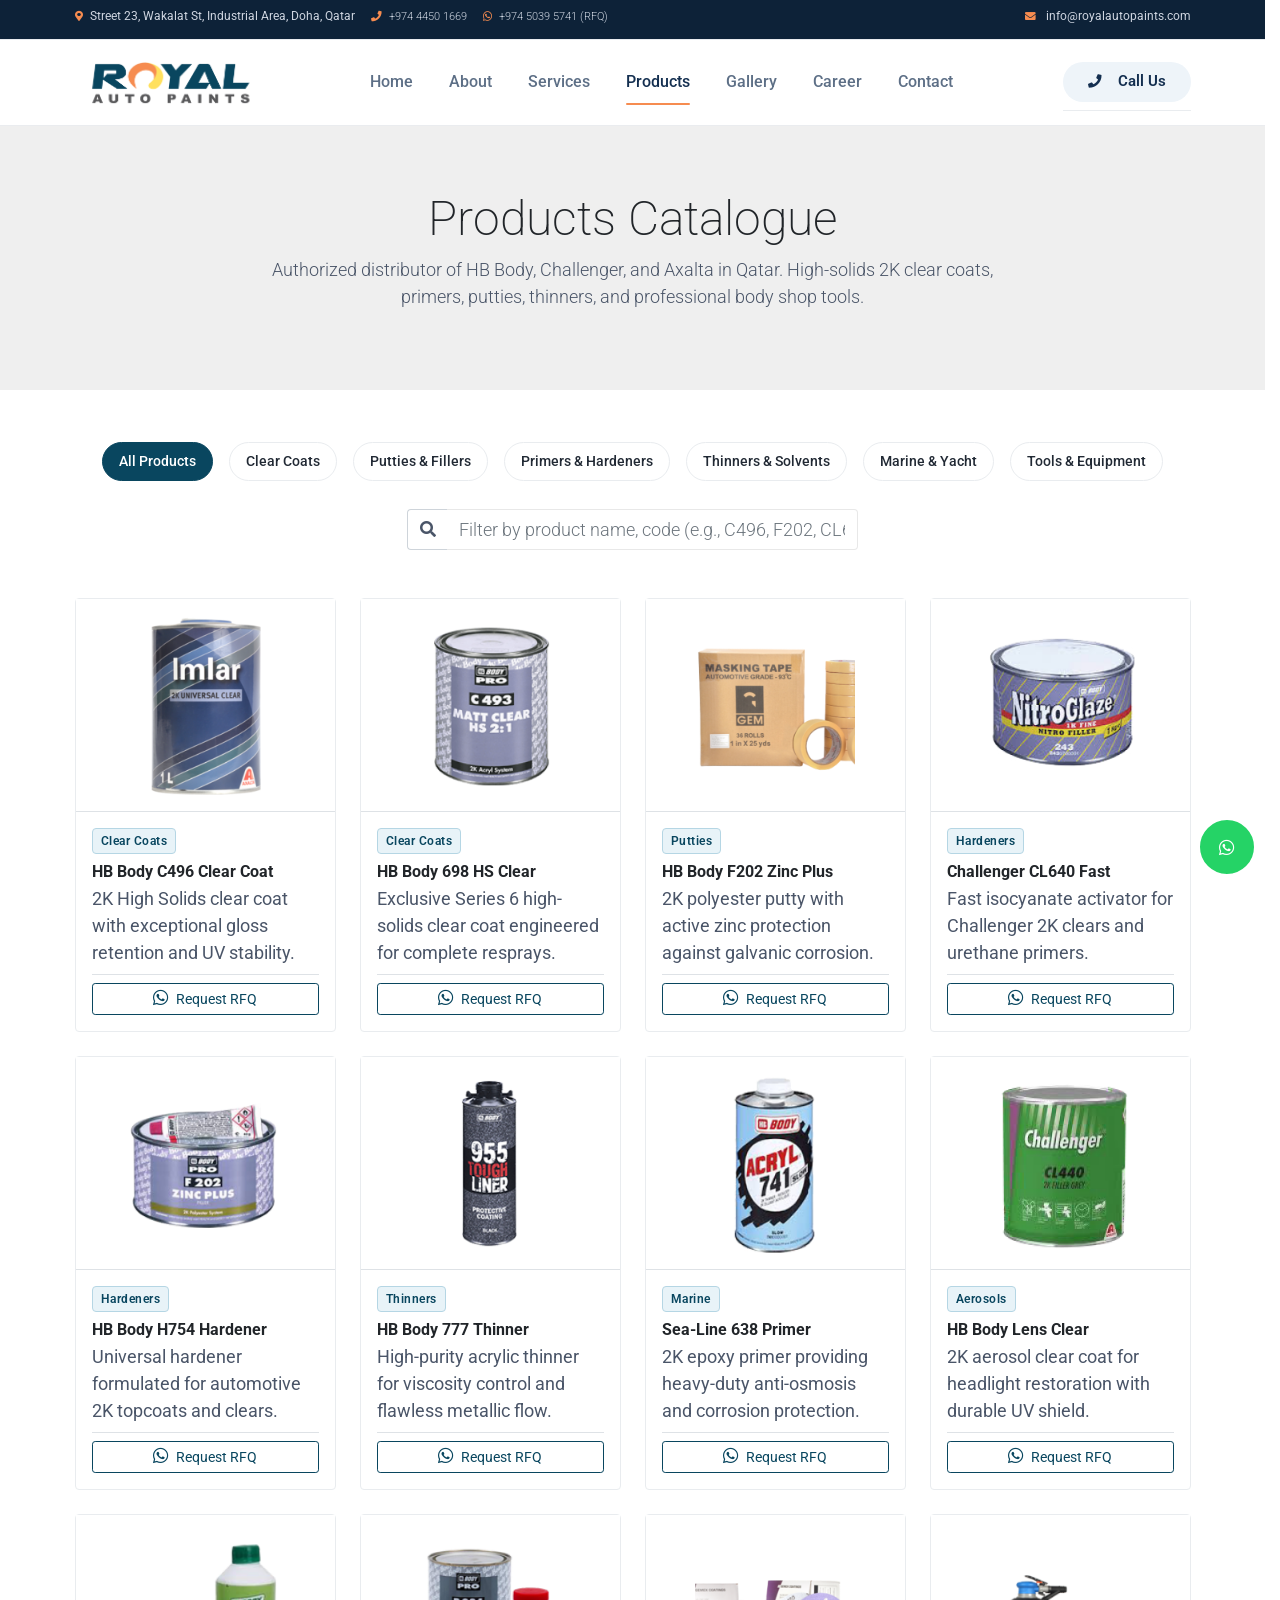
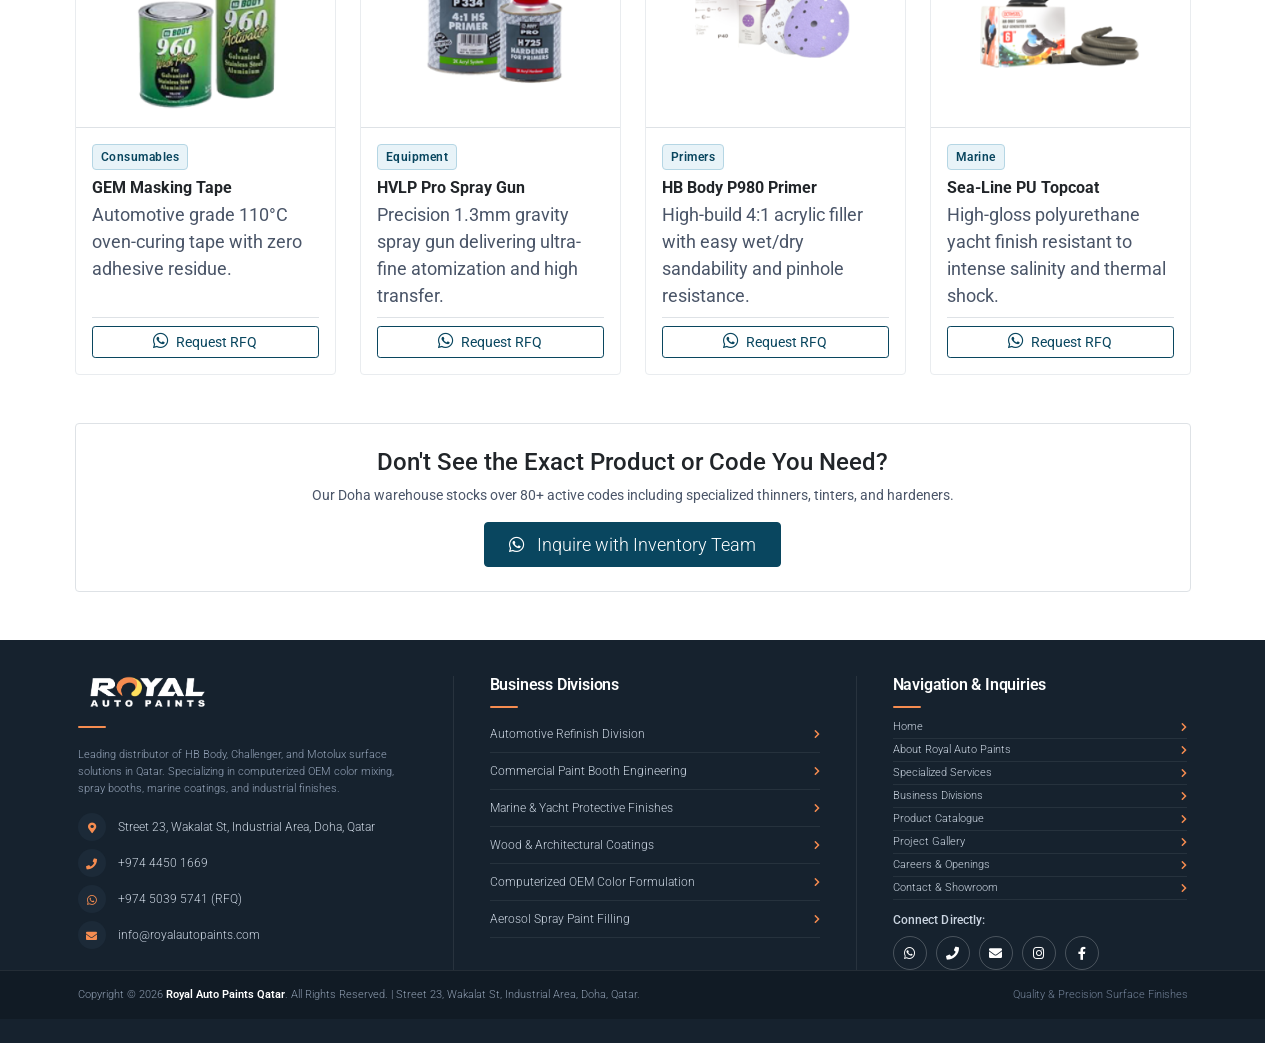
<file: products.html>
<!DOCTYPE html>
<html lang="en">

<head>
    <title>Products Catalogue — Royal Auto Paints Qatar | HB Body &amp; Challenger Distributor</title>
    <meta charset="utf-8">
    <meta name="viewport" content="width=device-width, initial-scale=1, shrink-to-fit=no">
    <meta name="description" content="Explore 80+ automotive refinish coatings, HS clear coats, primers, putties, thinners, spray guns, and marine coatings by Royal Auto Paints Qatar.">

    <link rel="apple-touch-icon" href="images/royal_favicon.png">
    <link rel="shortcut icon" type="image/x-icon" href="images/royal_favicon.png">

    <link rel="stylesheet" href="css/bootstrap.min.css">
    <link rel="stylesheet" href="css/templatemo.css">
    <link rel="stylesheet" href="css/custom.css">

    <!-- Google Font (Roboto) -->
    <link rel="stylesheet" href="https://fonts.googleapis.com/css2?family=Roboto:wght@100;200;300;400;500;700;900&amp;display=swap">
    <link rel="stylesheet" href="css/fontawesome.min.css">
</head>

<body id="products-page">

    <!-- Top Utility Bar -->
    <nav class="navbar navbar-expand-lg bg-dark navbar-light d-none d-lg-block py-2" id="templatemo_nav_top">
        <div class="container text-light">
            <div class="w-100 d-flex justify-content-between align-items-center">
                <div class="d-flex align-items-center flex-wrap">
                    <span class="me-3 small">
                        <i class="fas fa-map-marker-alt text-success me-1"></i>
                        Street 23, Wakalat St, Industrial Area, Doha, Qatar
                    </span>
                    <span class="me-3 small">
                        <i class="fa fa-phone text-success me-1"></i>
                        <a class="navbar-sm-brand text-light text-decoration-none" href="tel:+97444501669">+974 4450 1669</a>
                    </span>
                    <span class="small">
                        <i class="fab fa-whatsapp text-success me-1"></i>
                        <a class="navbar-sm-brand text-light text-decoration-none" href="https://wa.me/97450395741" target="_blank">+974 5039 5741 (RFQ)</a>
                    </span>
                </div>
                <div class="d-flex align-items-center">
                    <a class="navbar-sm-brand text-light text-decoration-none small" href="mailto:info@royalautopaints.com" title="Email Royal Auto Paints">
                        <i class="fa fa-envelope fa-sm fa-fw me-2 text-success"></i>info@royalautopaints.com
                    </a>
                </div>
            </div>
        </div>
    </nav>

    <!-- Main Navigation Bar -->
    <nav class="navbar navbar-expand-lg navbar-light bg-white sticky-top py-2">
        <div class="container d-flex justify-content-between align-items-center">

            <!-- Brand Logo -->
            <a class="navbar-brand text-success logo d-flex align-items-center m-0" href="index.html">
                <img src="images/royal_logo.png" alt="Royal Auto Paints Qatar" height="44">
            </a>

            <!-- Mobile Quick Actions & Hamburger -->
            <div class="d-flex align-items-center d-lg-none mobile-header-actions">
                <a href="tel:+97444501669" class="btn-call-pill text-decoration-none me-2" title="Call Showroom: +974 4450 1669">
                    <i class="fa fa-phone me-1 me-sm-2"></i>
                    <span>Call Us</span>
                </a>
                <button class="navbar-toggler border-0" type="button" data-bs-toggle="collapse" data-bs-target="#templatemo_main_nav" aria-controls="templatemo_main_nav" aria-expanded="false" aria-label="Toggle navigation">
                    <span class="navbar-toggler-icon"></span>
                </button>
            </div>

            <!-- Navbar Links -->
            <div class="align-self-center collapse navbar-collapse flex-fill d-lg-flex justify-content-lg-between" id="templatemo_main_nav">
                <div class="flex-fill">
                    <ul class="nav navbar-nav d-flex justify-content-between mx-lg-auto mb-2 mb-lg-0">
                        <li class="nav-item">
                            <a class="nav-link" href="index.html">Home</a>
                        </li>
                        <li class="nav-item">
                            <a class="nav-link" href="about.html">About</a>
                        </li>
                        <li class="nav-item">
                            <a class="nav-link" href="services.html">Services</a>
                        </li>
                        <li class="nav-item">
                            <a class="nav-link active" href="products.html">Products</a>
                        </li>
                        <li class="nav-item">
                            <a class="nav-link" href="gallery.html">Gallery</a>
                        </li>
                        <li class="nav-item">
                            <a class="nav-link" href="career.html">Career</a>
                        </li>
                        <li class="nav-item">
                            <a class="nav-link" href="contact.html">Contact</a>
                        </li>
                    </ul>
                </div>

                <!-- Desktop Call Action -->
                <div class="navbar align-self-center d-none d-lg-flex">
                    <a href="tel:+97444501669" class="btn-call-pill text-decoration-none" title="Call Showroom: +974 4450 1669">
                        <i class="fa fa-phone me-2"></i>
                        <span>Call Us</span>
                    </a>
                </div>
            </div>

        </div>
    </nav>

    <!-- Search Modal -->
    <div class="modal fade bg-white" id="templatemo_search" tabindex="-1" role="dialog" aria-hidden="true">
        <div class="modal-dialog modal-lg" role="document">
            <div class="w-100 pt-1 mb-4 text-end">
                <button type="button" class="btn-close" data-bs-dismiss="modal" aria-label="Close"></button>
            </div>
            <div class="modal-content modal-body border-0 p-3">
                <div class="text-center mb-4">
                    <h2 class="h2 text-dark">Search Products &amp; Surface Solutions</h2>
                    <p class="text-muted small">Search clear coats, primers, fillers, thinners, spray guns, or marine coatings.</p>
                </div>
                <div class="input-group mb-3">
                    <input type="text" class="form-control py-2" id="inputModalSearch" placeholder="Type product name (e.g., C496, F202, Thinner, Spray Gun)...">
                    <button class="btn btn-success text-white px-4" id="btnModalSearch" type="button">
                        <i class="fa fa-fw fa-search"></i> Search
                    </button>
                </div>
            </div>
        </div>
    </div>

    <!-- Page Title Banner (Stock Zay Canvas) -->
    <section class="py-5" style="background-color: #efefef;">
        <div class="container py-3">
            <div class="row text-center">
                <div class="col-lg-8 m-auto">
                    <h1 class="h1 text-dark">Products Catalogue</h1>
                    <p class="text-muted">
                        Authorized distributor of HB Body, Challenger, and Axalta in Qatar. High-solids 2K clear coats, primers, putties, thinners, and professional body shop tools.
                    </p>
                </div>
            </div>
        </div>
    </section>

    <!-- Product Filter & Catalog Section -->
    <section class="container py-5" id="catalog">

        <!-- Category Filters -->
        <div class="row justify-content-center mb-4">
            <div class="col-12 text-center">
                <div class="d-flex flex-wrap justify-content-center gap-2">
                    <button type="button" class="btn btn-success product-filter-btn px-3 py-2 active" data-filter="all">All Products</button>
                    <button type="button" class="btn btn-outline-dark product-filter-btn px-3 py-2" data-filter="clears">Clear Coats</button>
                    <button type="button" class="btn btn-outline-dark product-filter-btn px-3 py-2" data-filter="putties">Putties &amp; Fillers</button>
                    <button type="button" class="btn btn-outline-dark product-filter-btn px-3 py-2" data-filter="primers">Primers &amp; Hardeners</button>
                    <button type="button" class="btn btn-outline-dark product-filter-btn px-3 py-2" data-filter="thinners">Thinners &amp; Solvents</button>
                    <button type="button" class="btn btn-outline-dark product-filter-btn px-3 py-2" data-filter="marine">Marine &amp; Yacht</button>
                    <button type="button" class="btn btn-outline-dark product-filter-btn px-3 py-2" data-filter="tools">Tools &amp; Equipment</button>
                </div>
            </div>
        </div>

        <!-- Live Search Input -->
        <div class="row justify-content-center mb-5">
            <div class="col-md-6 col-lg-5">
                <div class="input-group">
                    <span class="input-group-text bg-white border-end-0"><i class="fa fa-search text-muted"></i></span>
                    <input type="text" class="form-control border-start-0" id="liveProductSearch" placeholder="Filter by product name, code (e.g., C496, F202, CL640)...">
                </div>
            </div>
        </div>

        <!-- Products Grid -->
        <div class="row g-4" id="productsGrid">

            <!-- Item 1: HB Body C496 HS Clear -->
            <div class="col-12 col-md-6 col-lg-3 product-item-card" data-category="clears">
                <div class="card h-100 product-wap">
                    <div class="position-relative bg-white text-center p-3 border-bottom">
                        <img src="images/products/20230508140528.png" class="img-fluid" alt="HB Body C496 HS Clear Coat" style="height: 180px; object-fit: contain;">
                    </div>
                    <div class="card-body p-3 d-flex flex-column">
                        <span class="badge-subtle mb-1 align-self-start">Clear Coats</span>
                        <h4 class="h6 text-dark mt-1 mb-1 fw-bold">HB Body C496 Clear Coat</h4>
                        <p class="text-muted small mb-2">2K High Solids clear coat with exceptional gloss retention and UV stability.</p>
                        <div class="mt-auto pt-2 border-top">
                            <a href="https://wa.me/97450395741?text=Hello%20Royal%20Auto%20Paints%2C%20I%20am%20inquiring%20about%20HB%20Body%20C496%20Clear%20Coat" target="_blank" class="btn btn-sm btn-outline-success w-100">
                                <i class="fab fa-whatsapp me-1"></i> Request RFQ
                            </a>
                        </div>
                    </div>
                </div>
            </div>

            <!-- Item 2: HB Body 698 HS Clear -->
            <div class="col-12 col-md-6 col-lg-3 product-item-card" data-category="clears">
                <div class="card h-100 product-wap">
                    <div class="position-relative bg-white text-center p-3 border-bottom">
                        <img src="images/products/20230508141013.png" class="img-fluid" alt="HB Body 698 HS Clear Coat" style="height: 180px; object-fit: contain;">
                    </div>
                    <div class="card-body p-3 d-flex flex-column">
                        <span class="badge-subtle mb-1 align-self-start">Clear Coats</span>
                        <h4 class="h6 text-dark mt-1 mb-1 fw-bold">HB Body 698 HS Clear</h4>
                        <p class="text-muted small mb-2">Exclusive Series 6 high-solids clear coat engineered for complete resprays.</p>
                        <div class="mt-auto pt-2 border-top">
                            <a href="https://wa.me/97450395741?text=Hello%20Royal%20Auto%20Paints%2C%20I%20am%20inquiring%20about%20HB%20Body%20698%20HS%20Clear" target="_blank" class="btn btn-sm btn-outline-success w-100">
                                <i class="fab fa-whatsapp me-1"></i> Request RFQ
                            </a>
                        </div>
                    </div>
                </div>
            </div>

            <!-- Item 3: HB Body Pro F202 Zinc Plus Filler -->
            <div class="col-12 col-md-6 col-lg-3 product-item-card" data-category="putties">
                <div class="card h-100 product-wap">
                    <div class="position-relative bg-white text-center p-3 border-bottom">
                        <img src="images/products/20230508154034.png" class="img-fluid" alt="HB Body Pro F202 Zinc Plus Filler" style="height: 180px; object-fit: contain;">
                    </div>
                    <div class="card-body p-3 d-flex flex-column">
                        <span class="badge-subtle mb-1 align-self-start">Putties</span>
                        <h4 class="h6 text-dark mt-1 mb-1 fw-bold">HB Body F202 Zinc Plus</h4>
                        <p class="text-muted small mb-2">2K polyester putty with active zinc protection against galvanic corrosion.</p>
                        <div class="mt-auto pt-2 border-top">
                            <a href="https://wa.me/97450395741?text=Hello%20Royal%20Auto%20Paints%2C%20I%20am%20inquiring%20about%20HB%20Body%20F202%20Zinc%20Plus" target="_blank" class="btn btn-sm btn-outline-success w-100">
                                <i class="fab fa-whatsapp me-1"></i> Request RFQ
                            </a>
                        </div>
                    </div>
                </div>
            </div>

            <!-- Item 4: Challenger CL640 Fast Hardener -->
            <div class="col-12 col-md-6 col-lg-3 product-item-card" data-category="primers">
                <div class="card h-100 product-wap">
                    <div class="position-relative bg-white text-center p-3 border-bottom">
                        <img src="images/products/20230508142956.png" class="img-fluid" alt="Challenger CL640 Hardener Fast" style="height: 180px; object-fit: contain;">
                    </div>
                    <div class="card-body p-3 d-flex flex-column">
                        <span class="badge-subtle mb-1 align-self-start">Hardeners</span>
                        <h4 class="h6 text-dark mt-1 mb-1 fw-bold">Challenger CL640 Fast</h4>
                        <p class="text-muted small mb-2">Fast isocyanate activator for Challenger 2K clears and urethane primers.</p>
                        <div class="mt-auto pt-2 border-top">
                            <a href="https://wa.me/97450395741?text=Hello%20Royal%20Auto%20Paints%2C%20I%20am%20inquiring%20about%20Challenger%20CL640%20Hardener" target="_blank" class="btn btn-sm btn-outline-success w-100">
                                <i class="fab fa-whatsapp me-1"></i> Request RFQ
                            </a>
                        </div>
                    </div>
                </div>
            </div>

            <!-- Item 5: HB Body H754 Hardener for Topcoats -->
            <div class="col-12 col-md-6 col-lg-3 product-item-card" data-category="primers">
                <div class="card h-100 product-wap">
                    <div class="position-relative bg-white text-center p-3 border-bottom">
                        <img src="images/products/20230508142047.png" class="img-fluid" alt="HB Body H754 Hardener" style="height: 180px; object-fit: contain;">
                    </div>
                    <div class="card-body p-3 d-flex flex-column">
                        <span class="badge-subtle mb-1 align-self-start">Hardeners</span>
                        <h4 class="h6 text-dark mt-1 mb-1 fw-bold">HB Body H754 Hardener</h4>
                        <p class="text-muted small mb-2">Universal hardener formulated for automotive 2K topcoats and clears.</p>
                        <div class="mt-auto pt-2 border-top">
                            <a href="https://wa.me/97450395741?text=Hello%20Royal%20Auto%20Paints%2C%20I%20am%20inquiring%20about%20HB%20Body%20H754%20Hardener" target="_blank" class="btn btn-sm btn-outline-success w-100">
                                <i class="fab fa-whatsapp me-1"></i> Request RFQ
                            </a>
                        </div>
                    </div>
                </div>
            </div>

            <!-- Item 6: HB Body 777 Thinner Fast -->
            <div class="col-12 col-md-6 col-lg-3 product-item-card" data-category="thinners">
                <div class="card h-100 product-wap">
                    <div class="position-relative bg-white text-center p-3 border-bottom">
                        <img src="images/products/20230508151250.png" class="img-fluid" alt="HB Body 777 Thinner Fast" style="height: 180px; object-fit: contain;">
                    </div>
                    <div class="card-body p-3 d-flex flex-column">
                        <span class="badge-subtle mb-1 align-self-start">Thinners</span>
                        <h4 class="h6 text-dark mt-1 mb-1 fw-bold">HB Body 777 Thinner</h4>
                        <p class="text-muted small mb-2">High-purity acrylic thinner for viscosity control and flawless metallic flow.</p>
                        <div class="mt-auto pt-2 border-top">
                            <a href="https://wa.me/97450395741?text=Hello%20Royal%20Auto%20Paints%2C%20I%20am%20inquiring%20about%20HB%20Body%20777%20Thinner" target="_blank" class="btn btn-sm btn-outline-success w-100">
                                <i class="fab fa-whatsapp me-1"></i> Request RFQ
                            </a>
                        </div>
                    </div>
                </div>
            </div>

            <!-- Item 7: Sea-Line 638 Epoxy Marine Primer -->
            <div class="col-12 col-md-6 col-lg-3 product-item-card" data-category="marine">
                <div class="card h-100 product-wap">
                    <div class="position-relative bg-white text-center p-3 border-bottom">
                        <img src="images/products/20230508143308.png" class="img-fluid" alt="Sea-Line 638 Marine Primer" style="height: 180px; object-fit: contain;">
                    </div>
                    <div class="card-body p-3 d-flex flex-column">
                        <span class="badge-subtle mb-1 align-self-start">Marine</span>
                        <h4 class="h6 text-dark mt-1 mb-1 fw-bold">Sea-Line 638 Primer</h4>
                        <p class="text-muted small mb-2">2K epoxy primer providing heavy-duty anti-osmosis and corrosion protection.</p>
                        <div class="mt-auto pt-2 border-top">
                            <a href="https://wa.me/97450395741?text=Hello%20Royal%20Auto%20Paints%2C%20I%20am%20inquiring%20about%20Sea-Line%20638%20Marine%20Primer" target="_blank" class="btn btn-sm btn-outline-success w-100">
                                <i class="fab fa-whatsapp me-1"></i> Request RFQ
                            </a>
                        </div>
                    </div>
                </div>
            </div>

            <!-- Item 8: HB Body Lens Clear 2K Aerosol -->
            <div class="col-12 col-md-6 col-lg-3 product-item-card" data-category="clears">
                <div class="card h-100 product-wap">
                    <div class="position-relative bg-white text-center p-3 border-bottom">
                        <img src="images/products/20230508151600.png" class="img-fluid" alt="HB Body Lens Clear Aerosol" style="height: 180px; object-fit: contain;">
                    </div>
                    <div class="card-body p-3 d-flex flex-column">
                        <span class="badge-subtle mb-1 align-self-start">Aerosols</span>
                        <h4 class="h6 text-dark mt-1 mb-1 fw-bold">HB Body Lens Clear</h4>
                        <p class="text-muted small mb-2">2K aerosol clear coat for headlight restoration with durable UV shield.</p>
                        <div class="mt-auto pt-2 border-top">
                            <a href="https://wa.me/97450395741?text=Hello%20Royal%20Auto%20Paints%2C%20I%20am%20inquiring%20about%20HB%20Body%20Lens%20Clear" target="_blank" class="btn btn-sm btn-outline-success w-100">
                                <i class="fab fa-whatsapp me-1"></i> Request RFQ
                            </a>
                        </div>
                    </div>
                </div>
            </div>

            <!-- Item 9: GEM Automotive Grade Masking Tape -->
            <div class="col-12 col-md-6 col-lg-3 product-item-card" data-category="tools">
                <div class="card h-100 product-wap">
                    <div class="position-relative bg-white text-center p-3 border-bottom">
                        <img src="images/products/20230508152507.png" class="img-fluid" alt="GEM Masking Tape 110C" style="height: 180px; object-fit: contain;">
                    </div>
                    <div class="card-body p-3 d-flex flex-column">
                        <span class="badge-subtle mb-1 align-self-start">Consumables</span>
                        <h4 class="h6 text-dark mt-1 mb-1 fw-bold">GEM Masking Tape</h4>
                        <p class="text-muted small mb-2">Automotive grade 110&deg;C oven-curing tape with zero adhesive residue.</p>
                        <div class="mt-auto pt-2 border-top">
                            <a href="https://wa.me/97450395741?text=Hello%20Royal%20Auto%20Paints%2C%20I%20am%20inquiring%20about%20GEM%20Masking%20Tape" target="_blank" class="btn btn-sm btn-outline-success w-100">
                                <i class="fab fa-whatsapp me-1"></i> Request RFQ
                            </a>
                        </div>
                    </div>
                </div>
            </div>

            <!-- Item 10: HVLP Professional Gravity Spray Gun -->
            <div class="col-12 col-md-6 col-lg-3 product-item-card" data-category="tools">
                <div class="card h-100 product-wap">
                    <div class="position-relative bg-white text-center p-3 border-bottom">
                        <img src="images/products/20230508152042.png" class="img-fluid" alt="HVLP Professional Spray Gun" style="height: 180px; object-fit: contain;">
                    </div>
                    <div class="card-body p-3 d-flex flex-column">
                        <span class="badge-subtle mb-1 align-self-start">Equipment</span>
                        <h4 class="h6 text-dark mt-1 mb-1 fw-bold">HVLP Pro Spray Gun</h4>
                        <p class="text-muted small mb-2">Precision 1.3mm gravity spray gun delivering ultra-fine atomization and high transfer.</p>
                        <div class="mt-auto pt-2 border-top">
                            <a href="https://wa.me/97450395741?text=Hello%20Royal%20Auto%20Paints%2C%20I%20am%20inquiring%20about%20HVLP%20Spray%20Gun" target="_blank" class="btn btn-sm btn-outline-success w-100">
                                <i class="fab fa-whatsapp me-1"></i> Request RFQ
                            </a>
                        </div>
                    </div>
                </div>
            </div>

            <!-- Item 11: HB Body P980 2K High Build Primer -->
            <div class="col-12 col-md-6 col-lg-3 product-item-card" data-category="primers">
                <div class="card h-100 product-wap">
                    <div class="position-relative bg-white text-center p-3 border-bottom">
                        <img src="images/products/20230508154507.png" class="img-fluid" alt="HB Body P980 2K Primer" style="height: 180px; object-fit: contain;">
                    </div>
                    <div class="card-body p-3 d-flex flex-column">
                        <span class="badge-subtle mb-1 align-self-start">Primers</span>
                        <h4 class="h6 text-dark mt-1 mb-1 fw-bold">HB Body P980 Primer</h4>
                        <p class="text-muted small mb-2">High-build 4:1 acrylic filler with easy wet/dry sandability and pinhole resistance.</p>
                        <div class="mt-auto pt-2 border-top">
                            <a href="https://wa.me/97450395741?text=Hello%20Royal%20Auto%20Paints%2C%20I%20am%20inquiring%20about%20HB%20Body%20P980%20Primer" target="_blank" class="btn btn-sm btn-outline-success w-100">
                                <i class="fab fa-whatsapp me-1"></i> Request RFQ
                            </a>
                        </div>
                    </div>
                </div>
            </div>

            <!-- Item 12: Sea-Line Marine 2K Polyurethane Topcoat -->
            <div class="col-12 col-md-6 col-lg-3 product-item-card" data-category="marine">
                <div class="card h-100 product-wap">
                    <div class="position-relative bg-white text-center p-3 border-bottom">
                        <img src="images/products/20230508155742.png" class="img-fluid" alt="Sea-Line Marine 2K Topcoat" style="height: 180px; object-fit: contain;">
                    </div>
                    <div class="card-body p-3 d-flex flex-column">
                        <span class="badge-subtle mb-1 align-self-start">Marine</span>
                        <h4 class="h6 text-dark mt-1 mb-1 fw-bold">Sea-Line PU Topcoat</h4>
                        <p class="text-muted small mb-2">High-gloss polyurethane yacht finish resistant to intense salinity and thermal shock.</p>
                        <div class="mt-auto pt-2 border-top">
                            <a href="https://wa.me/97450395741?text=Hello%20Royal%20Auto%20Paints%2C%20I%20am%20inquiring%20about%20Sea-Line%20PU%20Topcoat" target="_blank" class="btn btn-sm btn-outline-success w-100">
                                <i class="fab fa-whatsapp me-1"></i> Request RFQ
                            </a>
                        </div>
                    </div>
                </div>
            </div>

        </div>

        <!-- Custom Request Footer -->
        <div class="text-center mt-5 p-4 border rounded bg-white">
            <h4 class="h4 text-dark mb-2">Don't See the Exact Product or Code You Need?</h4>
            <p class="text-muted small mb-3">Our Doha warehouse stocks over 80+ active codes including specialized thinners, tinters, and hardeners.</p>
            <a href="https://wa.me/97450395741?text=Hello%20Royal%20Auto%20Paints%2C%20I%20am%20looking%20for%20a%20specific%20product%20not%20listed%20on%20the%20website" target="_blank" class="btn btn-success text-white px-4 py-2">
                <i class="fab fa-whatsapp me-2"></i> Inquire with Inventory Team
            </a>
        </div>
    </section>

    <!-- Corporate Footer -->
    <footer class="footer-main-wrapper" id="tempaltemo_footer">
        <div class="footer-inner-container">
            <div class="footer-grid-row">

                <!-- Column 1: Company Profile -->
                <div class="footer-col-profile">
                    <div class="footer-logo-wrap">
                        <img src="images/royal_logo_white.png" alt="Royal Auto Paints Qatar">
                    </div>
                    <div class="footer-accent-bar footer-accent-col1"></div>
                    <p class="footer-lead-text">
                        Leading distributor of HB Body, Challenger, and Motolux surface solutions in Qatar. Specializing in computerized OEM color mixing, spray booths, marine coatings, and industrial finishes.
                    </p>
                    <ul class="footer-contact-list">
                        <li class="footer-contact-item">
                            <span class="footer-contact-badge"><i class="fas fa-map-marker-alt footer-contact-icon"></i></span>
                            <span class="footer-contact-text">Street 23, Wakalat St, Industrial Area, Doha, Qatar</span>
                        </li>
                        <li class="footer-contact-item">
                            <span class="footer-contact-badge"><i class="fa fa-phone footer-contact-icon"></i></span>
                            <a class="footer-contact-link" href="tel:+97444501669">+974 4450 1669</a>
                        </li>
                        <li class="footer-contact-item">
                            <span class="footer-contact-badge"><i class="fab fa-whatsapp footer-contact-icon"></i></span>
                            <a class="footer-contact-link" href="https://wa.me/97450395741" target="_blank">+974 5039 5741 (RFQ)</a>
                        </li>
                        <li class="footer-contact-item">
                            <span class="footer-contact-badge"><i class="fa fa-envelope footer-contact-icon"></i></span>
                            <a class="footer-contact-link" href="mailto:info@royalautopaints.com">info@royalautopaints.com</a>
                        </li>
                    </ul>
                </div>

                <!-- Column 2: Business Divisions -->
                <div class="footer-col-divisions">
                    <h3 class="footer-col-title">Business Divisions</h3>
                    <div class="footer-accent-bar"></div>
                    <ul class="footer-divisions-list">
                        <li class="footer-division-item">
                            <a class="footer-division-link" href="index.html#divisions">
                                <span>Automotive Refinish Division</span>
                                <i class="fas fa-chevron-right footer-chevron"></i>
                            </a>
                        </li>
                        <li class="footer-division-item">
                            <a class="footer-division-link" href="index.html#divisions">
                                <span>Commercial Paint Booth Engineering</span>
                                <i class="fas fa-chevron-right footer-chevron"></i>
                            </a>
                        </li>
                        <li class="footer-division-item">
                            <a class="footer-division-link" href="index.html#divisions">
                                <span>Marine &amp; Yacht Protective Finishes</span>
                                <i class="fas fa-chevron-right footer-chevron"></i>
                            </a>
                        </li>
                        <li class="footer-division-item">
                            <a class="footer-division-link" href="index.html#divisions">
                                <span>Wood &amp; Architectural Coatings</span>
                                <i class="fas fa-chevron-right footer-chevron"></i>
                            </a>
                        </li>
                        <li class="footer-division-item">
                            <a class="footer-division-link" href="services.html">
                                <span>Computerized OEM Color Formulation</span>
                                <i class="fas fa-chevron-right footer-chevron"></i>
                            </a>
                        </li>
                        <li class="footer-division-item">
                            <a class="footer-division-link" href="services.html">
                                <span>Aerosol Spray Paint Filling</span>
                                <i class="fas fa-chevron-right footer-chevron"></i>
                            </a>
                        </li>
                    </ul>
                </div>

                <!-- Column 3: Navigation & Inquiries -->
                <div class="footer-col-nav">
                    <h3 class="footer-col-title">Navigation &amp; Inquiries</h3>
                    <div class="footer-accent-bar"></div>
                    <ul class="footer-nav-list">
                        <li class="footer-nav-item">
                            <a class="footer-nav-link" href="index.html">
                                <span>Home</span>
                                <i class="fas fa-chevron-right footer-chevron"></i>
                            </a>
                        </li>
                        <li class="footer-nav-item">
                            <a class="footer-nav-link" href="about.html">
                                <span>About Royal Auto Paints</span>
                                <i class="fas fa-chevron-right footer-chevron"></i>
                            </a>
                        </li>
                        <li class="footer-nav-item">
                            <a class="footer-nav-link" href="services.html">
                                <span>Specialized Services</span>
                                <i class="fas fa-chevron-right footer-chevron"></i>
                            </a>
                        </li>
                        <li class="footer-nav-item">
                            <a class="footer-nav-link" href="index.html#divisions">
                                <span>Business Divisions</span>
                                <i class="fas fa-chevron-right footer-chevron"></i>
                            </a>
                        </li>
                        <li class="footer-nav-item">
                            <a class="footer-nav-link" href="products.html">
                                <span>Product Catalogue</span>
                                <i class="fas fa-chevron-right footer-chevron"></i>
                            </a>
                        </li>
                        <li class="footer-nav-item">
                            <a class="footer-nav-link" href="gallery.html">
                                <span>Project Gallery</span>
                                <i class="fas fa-chevron-right footer-chevron"></i>
                            </a>
                        </li>
                        <li class="footer-nav-item">
                            <a class="footer-nav-link" href="career.html">
                                <span>Careers &amp; Openings</span>
                                <i class="fas fa-chevron-right footer-chevron"></i>
                            </a>
                        </li>
                        <li class="footer-nav-item">
                            <a class="footer-nav-link" href="contact.html">
                                <span>Contact &amp; Showroom</span>
                                <i class="fas fa-chevron-right footer-chevron"></i>
                            </a>
                        </li>
                    </ul>

                    <div class="footer-social-wrap">
                        <div class="footer-social-label">Connect Directly:</div>
                        <div class="footer-social-icons-row">
                            <a class="footer-social-btn" href="https://wa.me/97450395741" target="_blank" title="WhatsApp"><i class="fab fa-whatsapp"></i></a>
                            <a class="footer-social-btn" href="tel:+97444501669" title="Phone Call"><i class="fa fa-phone"></i></a>
                            <a class="footer-social-btn" href="mailto:info@royalautopaints.com" title="Email Us"><i class="fa fa-envelope"></i></a>
                            <a class="footer-social-btn" href="https://www.instagram.com/royal_auto_paints/" target="_blank" title="Instagram"><i class="fab fa-instagram"></i></a>
                            <a class="footer-social-btn" href="https://www.facebook.com/profile.php?id=100057669180751" target="_blank" title="Facebook"><i class="fab fa-facebook-f"></i></a>
                        </div>
                    </div>
                </div>

            </div>
        </div>

        <!-- Copyright Bar -->
        <div class="footer-copyright-bar">
            <div class="footer-inner-container footer-copyright-inner">
                <p class="footer-copyright-text">
                    Copyright &copy; 2026 <strong>Royal Auto Paints Qatar</strong>. All Rights Reserved. | Street 23, Wakalat St, Industrial Area, Doha, Qatar.
                </p>
                <span class="footer-tagline-text">Quality &amp; Precision Surface Finishes</span>
            </div>
        </div>
    </footer>

    <!-- Floating WhatsApp Action Button -->
    <a href="https://wa.me/97450395741?text=Hello%20Royal%20Auto%20Paints%20Qatar%2C%20I%20would%20like%20to%20request%20an%20RFQ" class="floating-whatsapp-btn" target="_blank" title="Instant WhatsApp RFQ">
        <i class="fab fa-whatsapp"></i>
    </a>

    <!-- Scripts -->
    <script src="js/jquery-1.11.0.min.js"></script>
    <script src="js/jquery-migrate-1.2.1.min.js"></script>
    <script src="js/bootstrap.bundle.min.js"></script>
    <script src="js/templatemo.js"></script>
    <script src="js/custom.js"></script>

    <script>
        // Live search filtering on products page
                // Read search query parameter if present (e.g. from homepage search modal)
        const urlParams = new URLSearchParams(window.location.search);
        const searchParam = urlParams.get('search');
        if (searchParam) {
            const input = document.getElementById('liveProductSearch');
            if (input) {
                input.value = searchParam;
                input.dispatchEvent(new Event('input'));
            }
        }

        document.getElementById('liveProductSearch')?.addEventListener('input', function(e) {
            const term = e.target.value.toLowerCase().trim();
            const cards = document.querySelectorAll('.product-item-card');
            cards.forEach(card => {
                const text = card.textContent.toLowerCase();
                card.style.display = text.includes(term) ? '' : 'none';
            });
        });
    </script>

</body>

</html>
</file>
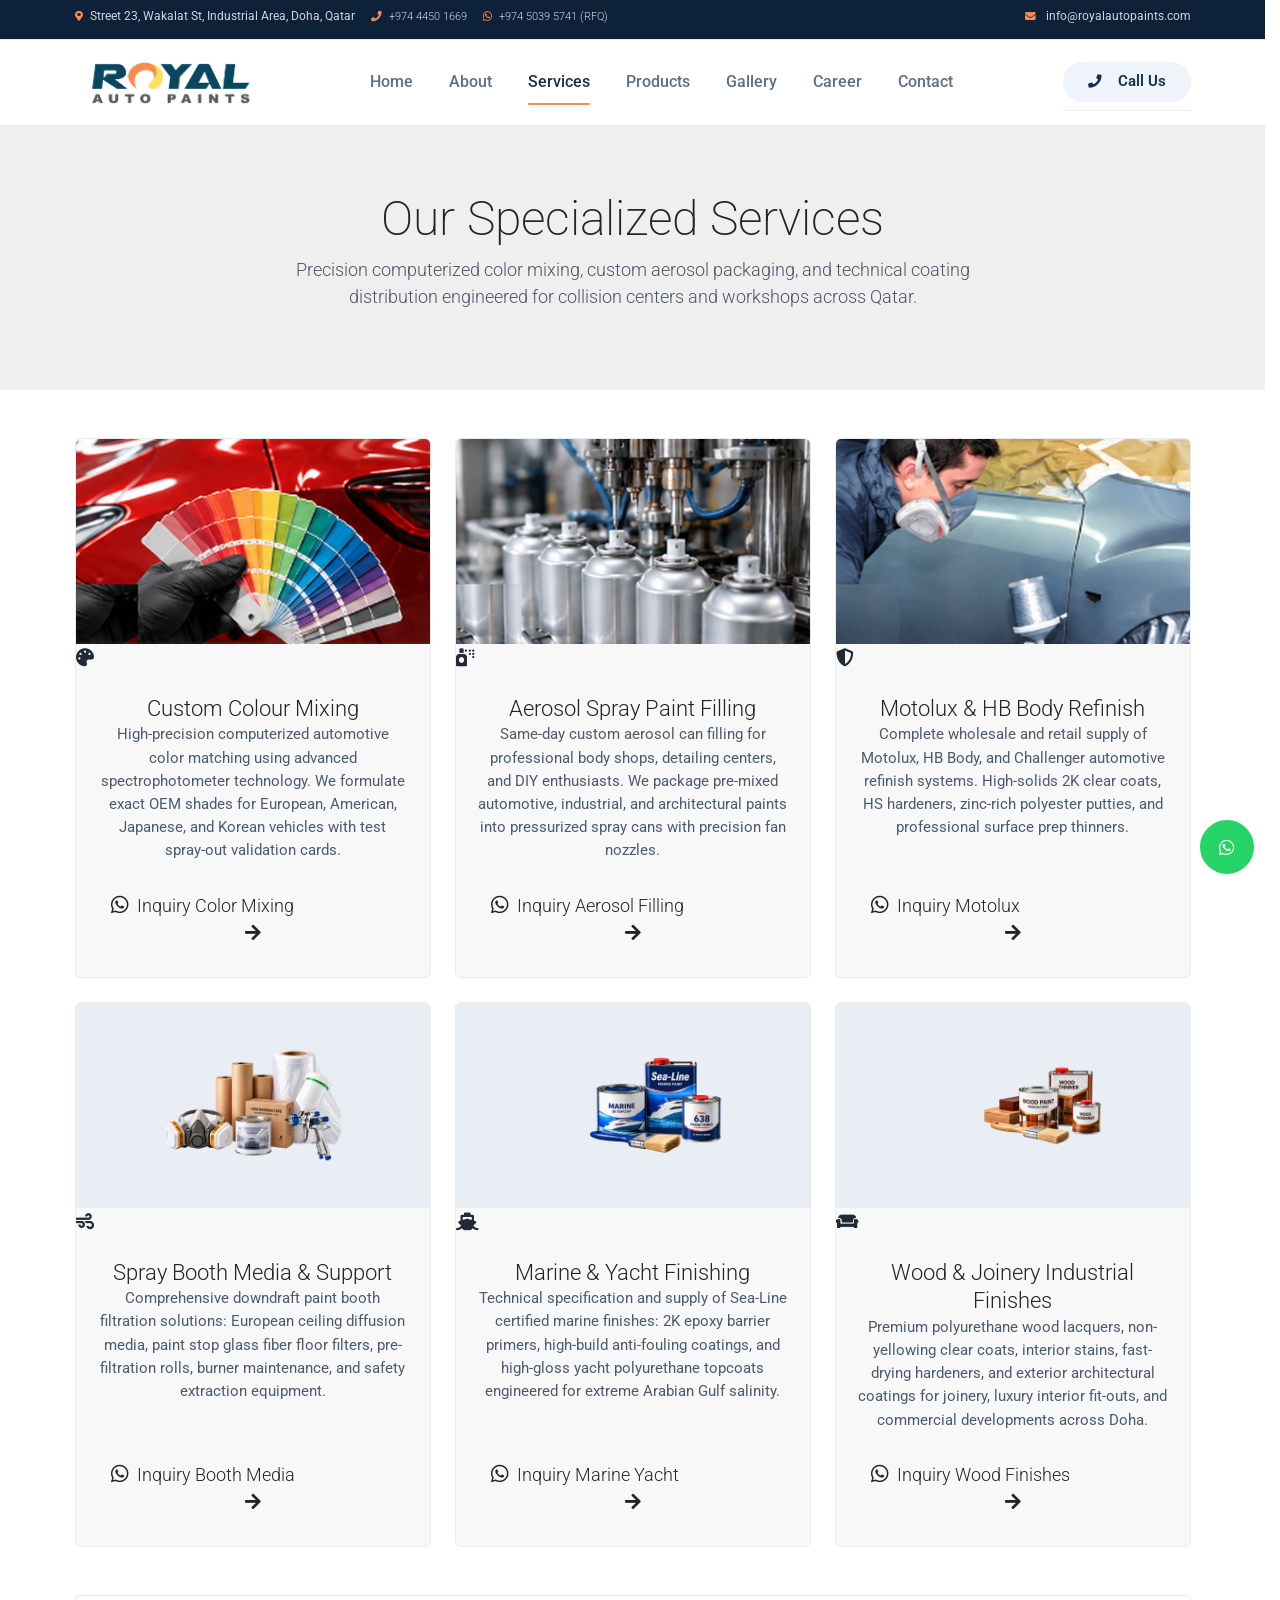
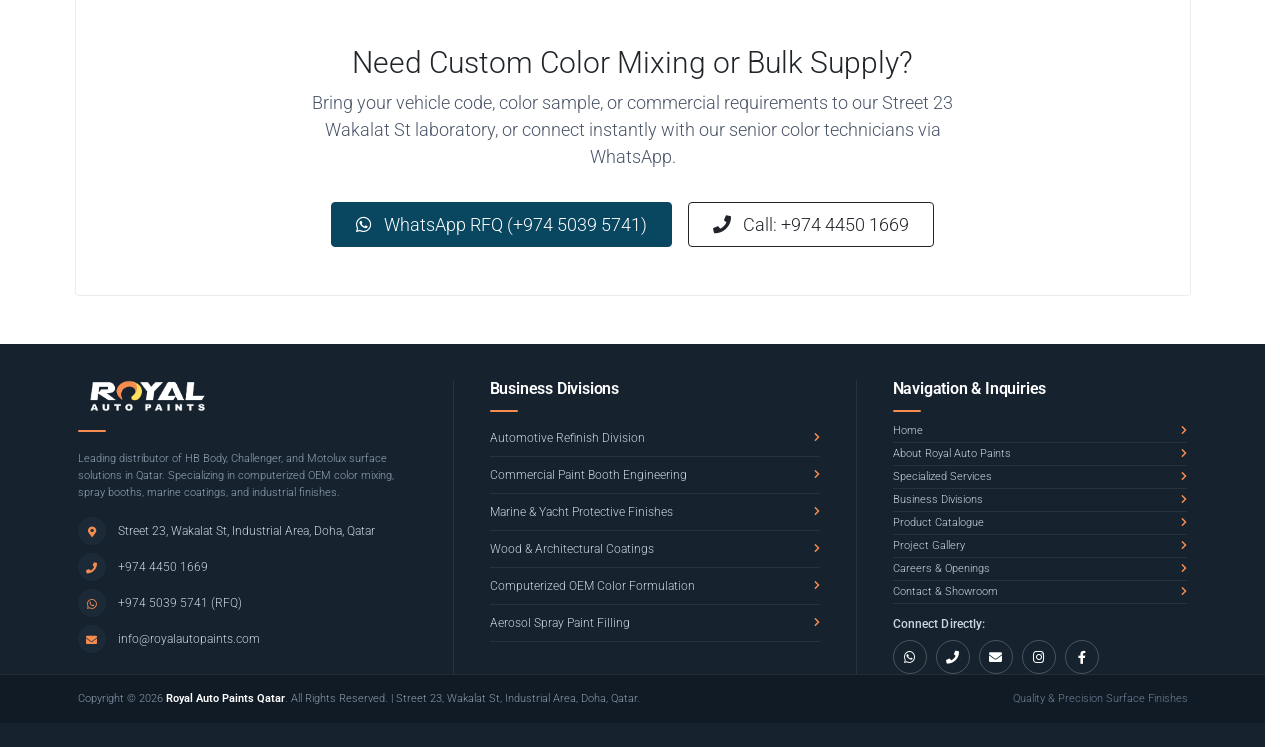
<file: services.html>
<!DOCTYPE html>
<html lang="en">

<head>
    <title>Our Services — Royal Auto Paints Qatar | Workshop Coating Solutions</title>
    <meta charset="utf-8">
    <meta name="viewport" content="width=device-width, initial-scale=1, shrink-to-fit=no">
    <meta name="description" content="Computerized color mixing, custom aerosol filling, commercial spray booth engineering, marine finishes, and wood lacquers by Royal Auto Paints Qatar.">

    <link rel="apple-touch-icon" href="images/royal_favicon.png">
    <link rel="shortcut icon" type="image/x-icon" href="images/royal_favicon.png">

    <link rel="stylesheet" href="css/bootstrap.min.css">
    <link rel="stylesheet" href="css/templatemo.css">
    <link rel="stylesheet" href="css/custom.css">

    <!-- Google Font (Roboto) -->
    <link rel="stylesheet" href="https://fonts.googleapis.com/css2?family=Roboto:wght@100;200;300;400;500;700;900&amp;display=swap">
    <link rel="stylesheet" href="css/fontawesome.min.css">
</head>

<body id="services-page">

    <!-- Top Utility Bar -->
    <nav class="navbar navbar-expand-lg bg-dark navbar-light d-none d-lg-block py-2" id="templatemo_nav_top">
        <div class="container text-light">
            <div class="w-100 d-flex justify-content-between align-items-center">
                <div class="d-flex align-items-center flex-wrap">
                    <span class="me-3 small">
                        <i class="fas fa-map-marker-alt text-success me-1"></i>
                        Street 23, Wakalat St, Industrial Area, Doha, Qatar
                    </span>
                    <span class="me-3 small">
                        <i class="fa fa-phone text-success me-1"></i>
                        <a class="navbar-sm-brand text-light text-decoration-none" href="tel:+97444501669">+974 4450 1669</a>
                    </span>
                    <span class="small">
                        <i class="fab fa-whatsapp text-success me-1"></i>
                        <a class="navbar-sm-brand text-light text-decoration-none" href="https://wa.me/97450395741" target="_blank">+974 5039 5741 (RFQ)</a>
                    </span>
                </div>
                <div class="d-flex align-items-center">
                    <a class="navbar-sm-brand text-light text-decoration-none small" href="mailto:info@royalautopaints.com" title="Email Royal Auto Paints">
                        <i class="fa fa-envelope fa-sm fa-fw me-2 text-success"></i>info@royalautopaints.com
                    </a>
                </div>
            </div>
        </div>
    </nav>

    <!-- Main Navigation Bar -->
    <nav class="navbar navbar-expand-lg navbar-light bg-white sticky-top py-2">
        <div class="container d-flex justify-content-between align-items-center">

            <!-- Brand Logo -->
            <a class="navbar-brand text-success logo d-flex align-items-center m-0" href="index.html">
                <img src="images/royal_logo.png" alt="Royal Auto Paints Qatar" height="44">
            </a>

            <!-- Mobile Quick Actions & Hamburger -->
            <div class="d-flex align-items-center d-lg-none mobile-header-actions">
                <a href="tel:+97444501669" class="btn-call-pill text-decoration-none me-2" title="Call Showroom: +974 4450 1669">
                    <i class="fa fa-phone me-1 me-sm-2"></i>
                    <span>Call Us</span>
                </a>
                <button class="navbar-toggler border-0" type="button" data-bs-toggle="collapse" data-bs-target="#templatemo_main_nav" aria-controls="templatemo_main_nav" aria-expanded="false" aria-label="Toggle navigation">
                    <span class="navbar-toggler-icon"></span>
                </button>
            </div>

            <!-- Navbar Links -->
            <div class="align-self-center collapse navbar-collapse flex-fill d-lg-flex justify-content-lg-between" id="templatemo_main_nav">
                <div class="flex-fill">
                    <ul class="nav navbar-nav d-flex justify-content-between mx-lg-auto mb-2 mb-lg-0">
                        <li class="nav-item">
                            <a class="nav-link" href="index.html">Home</a>
                        </li>
                        <li class="nav-item">
                            <a class="nav-link" href="about.html">About</a>
                        </li>
                        <li class="nav-item">
                            <a class="nav-link active" href="services.html">Services</a>
                        </li>
                        <li class="nav-item">
                            <a class="nav-link" href="products.html">Products</a>
                        </li>
                        <li class="nav-item">
                            <a class="nav-link" href="gallery.html">Gallery</a>
                        </li>
                        <li class="nav-item">
                            <a class="nav-link" href="career.html">Career</a>
                        </li>
                        <li class="nav-item">
                            <a class="nav-link" href="contact.html">Contact</a>
                        </li>
                    </ul>
                </div>

                <!-- Desktop Call Action -->
                <div class="navbar align-self-center d-none d-lg-flex">
                    <a href="tel:+97444501669" class="btn-call-pill text-decoration-none" title="Call Showroom: +974 4450 1669">
                        <i class="fa fa-phone me-2"></i>
                        <span>Call Us</span>
                    </a>
                </div>
            </div>

        </div>
    </nav>

    <!-- Search Modal -->
    <div class="modal fade bg-white" id="templatemo_search" tabindex="-1" role="dialog" aria-hidden="true">
        <div class="modal-dialog modal-lg" role="document">
            <div class="w-100 pt-1 mb-4 text-end">
                <button type="button" class="btn-close" data-bs-dismiss="modal" aria-label="Close"></button>
            </div>
            <div class="modal-content modal-body border-0 p-3">
                <div class="text-center mb-4">
                    <h2 class="h2 text-dark">Search Products &amp; Surface Solutions</h2>
                    <p class="text-muted small">Search clear coats, primers, fillers, thinners, spray guns, or marine coatings.</p>
                </div>
                <div class="input-group mb-3">
                    <input type="text" class="form-control py-2" id="inputModalSearch" placeholder="Type product name (e.g., C496, F202, Thinner, Spray Gun)...">
                    <button class="btn btn-success text-white px-4" id="btnModalSearch" type="button">
                        <i class="fa fa-fw fa-search"></i> Search
                    </button>
                </div>
            </div>
        </div>
    </div>

    <!-- Page Title Banner (Stock Zay Canvas) -->
    <section class="py-5" style="background-color: #efefef;">
        <div class="container py-3">
            <div class="row text-center">
                <div class="col-lg-8 m-auto">
                    <h1 class="h1 text-dark">Our Specialized Services</h1>
                    <p class="text-muted">
                        Precision computerized color mixing, custom aerosol packaging, and technical coating distribution engineered for collision centers and workshops across Qatar.
                    </p>
                </div>
            </div>
        </div>
    </section>

    <!-- Services Grid -->
    <section class="container py-5">
        <div class="row g-4">

            <!-- Service 1: Custom Colour Mixing -->
            <div class="col-12 col-md-6 col-lg-4">
                <div class="card h-100 service-modern-card bg-white">
                    <div class="service-card-img-wrap">
                        <img src="images/service_card_color_mixing.png" alt="Custom Colour Mixing Doha Qatar" class="service-card-img">
                    </div>
                    <div class="service-floating-icon">
                        <i class="fas fa-palette"></i>
                    </div>
                    <div class="card-body service-card-body d-flex flex-column justify-content-between">
                        <div>
                            <h3 class="service-card-title text-dark">Custom Colour Mixing</h3>
                            <p class="service-card-text text-muted small">
                                High-precision computerized automotive color matching using advanced spectrophotometer technology. We formulate exact OEM shades for European, American, Japanese, and Korean vehicles with test spray-out validation cards.
                            </p>
                        </div>
                        <a href="https://wa.me/97450395741?text=Hello%20Royal%20Auto%20Paints%2C%20I%20am%20inquiring%20about%20Custom%20Colour%20Mixing%20Service" target="_blank" class="service-inquiry-btn btn w-100">
                            <span class="d-flex align-items-center">
                                <i class="fab fa-whatsapp me-2 text-whatsapp fs-5"></i>
                                <span class="service-btn-label">Inquiry Color Mixing</span>
                            </span>
                            <i class="fas fa-arrow-right service-btn-arrow"></i>
                        </a>
                    </div>
                </div>
            </div>

            <!-- Service 2: Aerosol Spray Paint Filling -->
            <div class="col-12 col-md-6 col-lg-4">
                <div class="card h-100 service-modern-card bg-white">
                    <div class="service-card-img-wrap">
                        <img src="images/service_card_aerosol.png" alt="Aerosol Spray Paint Filling Qatar" class="service-card-img">
                    </div>
                    <div class="service-floating-icon">
                        <i class="fas fa-spray-can"></i>
                    </div>
                    <div class="card-body service-card-body d-flex flex-column justify-content-between">
                        <div>
                            <h3 class="service-card-title text-dark">Aerosol Spray Paint Filling</h3>
                            <p class="service-card-text text-muted small">
                                Same-day custom aerosol can filling for professional body shops, detailing centers, and DIY enthusiasts. We package pre-mixed automotive, industrial, and architectural paints into pressurized spray cans with precision fan nozzles.
                            </p>
                        </div>
                        <a href="https://wa.me/97450395741?text=Hello%20Royal%20Auto%20Paints%2C%20I%20am%20inquiring%20about%20Aerosol%20Spray%20Filling%20Service" target="_blank" class="service-inquiry-btn btn w-100">
                            <span class="d-flex align-items-center">
                                <i class="fab fa-whatsapp me-2 text-whatsapp fs-5"></i>
                                <span class="service-btn-label">Inquiry Aerosol Filling</span>
                            </span>
                            <i class="fas fa-arrow-right service-btn-arrow"></i>
                        </a>
                    </div>
                </div>
            </div>

            <!-- Service 3: Motolux & HB Body Systems -->
            <div class="col-12 col-md-6 col-lg-4">
                <div class="card h-100 service-modern-card bg-white">
                    <div class="service-card-img-wrap">
                        <img src="images/service_card_motolux.png" alt="Motolux Refinish Systems Qatar" class="service-card-img">
                    </div>
                    <div class="service-floating-icon">
                        <i class="fas fa-shield-alt"></i>
                    </div>
                    <div class="card-body service-card-body d-flex flex-column justify-content-between">
                        <div>
                            <h3 class="service-card-title text-dark">Motolux &amp; HB Body Refinish</h3>
                            <p class="service-card-text text-muted small">
                                Complete wholesale and retail supply of Motolux, HB Body, and Challenger automotive refinish systems. High-solids 2K clear coats, HS hardeners, zinc-rich polyester putties, and professional surface prep thinners.
                            </p>
                        </div>
                        <a href="https://wa.me/97450395741?text=Hello%20Royal%20Auto%20Paints%2C%20I%20am%20inquiring%20about%20Motolux%20and%20HB%20Body%20Systems" target="_blank" class="service-inquiry-btn btn w-100">
                            <span class="d-flex align-items-center">
                                <i class="fab fa-whatsapp me-2 text-whatsapp fs-5"></i>
                                <span class="service-btn-label">Inquiry Motolux</span>
                            </span>
                            <i class="fas fa-arrow-right service-btn-arrow"></i>
                        </a>
                    </div>
                </div>
            </div>

            <!-- Service 4: Spray Booth Engineering -->
            <div class="col-12 col-md-6 col-lg-4">
                <div class="card h-100 service-modern-card bg-white">
                    <div class="service-card-img-wrap">
                        <img src="images/hero_slide_02.png" alt="Spray Booth Engineering Support" class="service-card-img p-2 bg-light" style="object-fit: contain;">
                    </div>
                    <div class="service-floating-icon">
                        <i class="fas fa-wind"></i>
                    </div>
                    <div class="card-body service-card-body d-flex flex-column justify-content-between">
                        <div>
                            <h3 class="service-card-title text-dark">Spray Booth Media &amp; Support</h3>
                            <p class="service-card-text text-muted small">
                                Comprehensive downdraft paint booth filtration solutions: European ceiling diffusion media, paint stop glass fiber floor filters, pre-filtration rolls, burner maintenance, and safety extraction equipment.
                            </p>
                        </div>
                        <a href="https://wa.me/97450395741?text=Hello%20Royal%20Auto%20Paints%2C%20I%20am%20inquiring%20about%20Spray%20Booth%20Filtration%20and%20Engineering" target="_blank" class="service-inquiry-btn btn w-100">
                            <span class="d-flex align-items-center">
                                <i class="fab fa-whatsapp me-2 text-whatsapp fs-5"></i>
                                <span class="service-btn-label">Inquiry Booth Media</span>
                            </span>
                            <i class="fas fa-arrow-right service-btn-arrow"></i>
                        </a>
                    </div>
                </div>
            </div>

            <!-- Service 5: Marine & Yacht Finishing -->
            <div class="col-12 col-md-6 col-lg-4">
                <div class="card h-100 service-modern-card bg-white">
                    <div class="service-card-img-wrap">
                        <img src="images/hero_slide_03.png" alt="Marine Yacht Finishing Support" class="service-card-img p-2 bg-light" style="object-fit: contain;">
                    </div>
                    <div class="service-floating-icon">
                        <i class="fas fa-ship"></i>
                    </div>
                    <div class="card-body service-card-body d-flex flex-column justify-content-between">
                        <div>
                            <h3 class="service-card-title text-dark">Marine &amp; Yacht Finishing</h3>
                            <p class="service-card-text text-muted small">
                                Technical specification and supply of Sea-Line certified marine finishes: 2K epoxy barrier primers, high-build anti-fouling coatings, and high-gloss yacht polyurethane topcoats engineered for extreme Arabian Gulf salinity.
                            </p>
                        </div>
                        <a href="https://wa.me/97450395741?text=Hello%20Royal%20Auto%20Paints%2C%20I%20am%20inquiring%20about%20Marine%20and%20Yacht%20Coatings" target="_blank" class="service-inquiry-btn btn w-100">
                            <span class="d-flex align-items-center">
                                <i class="fab fa-whatsapp me-2 text-whatsapp fs-5"></i>
                                <span class="service-btn-label">Inquiry Marine Yacht</span>
                            </span>
                            <i class="fas fa-arrow-right service-btn-arrow"></i>
                        </a>
                    </div>
                </div>
            </div>

            <!-- Service 6: Wood & Architectural Finishes -->
            <div class="col-12 col-md-6 col-lg-4">
                <div class="card h-100 service-modern-card bg-white">
                    <div class="service-card-img-wrap">
                        <img src="images/hero_slide_04.png" alt="Wood & Architectural Coatings" class="service-card-img p-2 bg-light" style="object-fit: contain;">
                    </div>
                    <div class="service-floating-icon">
                        <i class="fas fa-couch"></i>
                    </div>
                    <div class="card-body service-card-body d-flex flex-column justify-content-between">
                        <div>
                            <h3 class="service-card-title text-dark">Wood &amp; Joinery Industrial Finishes</h3>
                            <p class="service-card-text text-muted small">
                                Premium polyurethane wood lacquers, non-yellowing clear coats, interior stains, fast-drying hardeners, and exterior architectural coatings for joinery, luxury interior fit-outs, and commercial developments across Doha.
                            </p>
                        </div>
                        <a href="https://wa.me/97450395741?text=Hello%20Royal%20Auto%20Paints%2C%20I%20am%20inquiring%20about%20Wood%20and%20Architectural%20Coatings" target="_blank" class="service-inquiry-btn btn w-100">
                            <span class="d-flex align-items-center">
                                <i class="fab fa-whatsapp me-2 text-whatsapp fs-5"></i>
                                <span class="service-btn-label">Inquiry Wood Finishes</span>
                            </span>
                            <i class="fas fa-arrow-right service-btn-arrow"></i>
                        </a>
                    </div>
                </div>
            </div>

        </div>

        <!-- RFQ Banner Callout -->
        <div class="card mt-5 p-4 p-md-5 border bg-white text-center">
            <h3 class="h2 text-dark">Need Custom Color Mixing or Bulk Supply?</h3>
            <p class="text-muted mx-auto" style="max-width: 650px;">
                Bring your vehicle code, color sample, or commercial requirements to our Street 23 Wakalat St laboratory, or connect instantly with our senior color technicians via WhatsApp.
            </p>
            <div class="d-flex justify-content-center gap-3 mt-3 flex-wrap">
                <a class="btn btn-success text-white px-4 py-2" href="https://wa.me/97450395741?text=Hello%20Royal%20Auto%20Paints%2C%20I%20am%20requesting%20a%20quotation%20for%20workshop%20services" target="_blank">
                    <i class="fab fa-whatsapp me-2"></i> WhatsApp RFQ (+974 5039 5741)
                </a>
                <a class="btn btn-outline-dark px-4 py-2" href="tel:+97444501669">
                    <i class="fa fa-phone me-2"></i> Call: +974 4450 1669
                </a>
            </div>
        </div>
    </section>

    <!-- Corporate Footer -->
    <footer class="footer-main-wrapper" id="tempaltemo_footer">
        <div class="footer-inner-container">
            <div class="footer-grid-row">

                <!-- Column 1: Company Profile -->
                <div class="footer-col-profile">
                    <div class="footer-logo-wrap">
                        <img src="images/royal_logo_white.png" alt="Royal Auto Paints Qatar">
                    </div>
                    <div class="footer-accent-bar footer-accent-col1"></div>
                    <p class="footer-lead-text">
                        Leading distributor of HB Body, Challenger, and Motolux surface solutions in Qatar. Specializing in computerized OEM color mixing, spray booths, marine coatings, and industrial finishes.
                    </p>
                    <ul class="footer-contact-list">
                        <li class="footer-contact-item">
                            <span class="footer-contact-badge"><i class="fas fa-map-marker-alt footer-contact-icon"></i></span>
                            <span class="footer-contact-text">Street 23, Wakalat St, Industrial Area, Doha, Qatar</span>
                        </li>
                        <li class="footer-contact-item">
                            <span class="footer-contact-badge"><i class="fa fa-phone footer-contact-icon"></i></span>
                            <a class="footer-contact-link" href="tel:+97444501669">+974 4450 1669</a>
                        </li>
                        <li class="footer-contact-item">
                            <span class="footer-contact-badge"><i class="fab fa-whatsapp footer-contact-icon"></i></span>
                            <a class="footer-contact-link" href="https://wa.me/97450395741" target="_blank">+974 5039 5741 (RFQ)</a>
                        </li>
                        <li class="footer-contact-item">
                            <span class="footer-contact-badge"><i class="fa fa-envelope footer-contact-icon"></i></span>
                            <a class="footer-contact-link" href="mailto:info@royalautopaints.com">info@royalautopaints.com</a>
                        </li>
                    </ul>
                </div>

                <!-- Column 2: Business Divisions -->
                <div class="footer-col-divisions">
                    <h3 class="footer-col-title">Business Divisions</h3>
                    <div class="footer-accent-bar"></div>
                    <ul class="footer-divisions-list">
                        <li class="footer-division-item">
                            <a class="footer-division-link" href="index.html#divisions">
                                <span>Automotive Refinish Division</span>
                                <i class="fas fa-chevron-right footer-chevron"></i>
                            </a>
                        </li>
                        <li class="footer-division-item">
                            <a class="footer-division-link" href="index.html#divisions">
                                <span>Commercial Paint Booth Engineering</span>
                                <i class="fas fa-chevron-right footer-chevron"></i>
                            </a>
                        </li>
                        <li class="footer-division-item">
                            <a class="footer-division-link" href="index.html#divisions">
                                <span>Marine &amp; Yacht Protective Finishes</span>
                                <i class="fas fa-chevron-right footer-chevron"></i>
                            </a>
                        </li>
                        <li class="footer-division-item">
                            <a class="footer-division-link" href="index.html#divisions">
                                <span>Wood &amp; Architectural Coatings</span>
                                <i class="fas fa-chevron-right footer-chevron"></i>
                            </a>
                        </li>
                        <li class="footer-division-item">
                            <a class="footer-division-link" href="services.html">
                                <span>Computerized OEM Color Formulation</span>
                                <i class="fas fa-chevron-right footer-chevron"></i>
                            </a>
                        </li>
                        <li class="footer-division-item">
                            <a class="footer-division-link" href="services.html">
                                <span>Aerosol Spray Paint Filling</span>
                                <i class="fas fa-chevron-right footer-chevron"></i>
                            </a>
                        </li>
                    </ul>
                </div>

                <!-- Column 3: Navigation & Inquiries -->
                <div class="footer-col-nav">
                    <h3 class="footer-col-title">Navigation &amp; Inquiries</h3>
                    <div class="footer-accent-bar"></div>
                    <ul class="footer-nav-list">
                        <li class="footer-nav-item">
                            <a class="footer-nav-link" href="index.html">
                                <span>Home</span>
                                <i class="fas fa-chevron-right footer-chevron"></i>
                            </a>
                        </li>
                        <li class="footer-nav-item">
                            <a class="footer-nav-link" href="about.html">
                                <span>About Royal Auto Paints</span>
                                <i class="fas fa-chevron-right footer-chevron"></i>
                            </a>
                        </li>
                        <li class="footer-nav-item">
                            <a class="footer-nav-link" href="services.html">
                                <span>Specialized Services</span>
                                <i class="fas fa-chevron-right footer-chevron"></i>
                            </a>
                        </li>
                        <li class="footer-nav-item">
                            <a class="footer-nav-link" href="index.html#divisions">
                                <span>Business Divisions</span>
                                <i class="fas fa-chevron-right footer-chevron"></i>
                            </a>
                        </li>
                        <li class="footer-nav-item">
                            <a class="footer-nav-link" href="products.html">
                                <span>Product Catalogue</span>
                                <i class="fas fa-chevron-right footer-chevron"></i>
                            </a>
                        </li>
                        <li class="footer-nav-item">
                            <a class="footer-nav-link" href="gallery.html">
                                <span>Project Gallery</span>
                                <i class="fas fa-chevron-right footer-chevron"></i>
                            </a>
                        </li>
                        <li class="footer-nav-item">
                            <a class="footer-nav-link" href="career.html">
                                <span>Careers &amp; Openings</span>
                                <i class="fas fa-chevron-right footer-chevron"></i>
                            </a>
                        </li>
                        <li class="footer-nav-item">
                            <a class="footer-nav-link" href="contact.html">
                                <span>Contact &amp; Showroom</span>
                                <i class="fas fa-chevron-right footer-chevron"></i>
                            </a>
                        </li>
                    </ul>

                    <div class="footer-social-wrap">
                        <div class="footer-social-label">Connect Directly:</div>
                        <div class="footer-social-icons-row">
                            <a class="footer-social-btn" href="https://wa.me/97450395741" target="_blank" title="WhatsApp"><i class="fab fa-whatsapp"></i></a>
                            <a class="footer-social-btn" href="tel:+97444501669" title="Phone Call"><i class="fa fa-phone"></i></a>
                            <a class="footer-social-btn" href="mailto:info@royalautopaints.com" title="Email Us"><i class="fa fa-envelope"></i></a>
                            <a class="footer-social-btn" href="https://www.instagram.com/royal_auto_paints/" target="_blank" title="Instagram"><i class="fab fa-instagram"></i></a>
                            <a class="footer-social-btn" href="https://www.facebook.com/profile.php?id=100057669180751" target="_blank" title="Facebook"><i class="fab fa-facebook-f"></i></a>
                        </div>
                    </div>
                </div>

            </div>
        </div>

        <!-- Copyright Bar -->
        <div class="footer-copyright-bar">
            <div class="footer-inner-container footer-copyright-inner">
                <p class="footer-copyright-text">
                    Copyright &copy; 2026 <strong>Royal Auto Paints Qatar</strong>. All Rights Reserved. | Street 23, Wakalat St, Industrial Area, Doha, Qatar.
                </p>
                <span class="footer-tagline-text">Quality &amp; Precision Surface Finishes</span>
            </div>
        </div>
    </footer>

    <!-- Floating WhatsApp Action Button -->
    <a href="https://wa.me/97450395741?text=Hello%20Royal%20Auto%20Paints%20Qatar%2C%20I%20would%20like%20to%20request%20an%20RFQ" class="floating-whatsapp-btn" target="_blank" title="Instant WhatsApp RFQ">
        <i class="fab fa-whatsapp"></i>
    </a>

    <!-- Scripts -->
    <script src="js/jquery-1.11.0.min.js"></script>
    <script src="js/jquery-migrate-1.2.1.min.js"></script>
    <script src="js/bootstrap.bundle.min.js"></script>
    <script src="js/templatemo.js"></script>
    <script src="js/custom.js"></script>

</body>

</html>
</file>
<file: css/templatemo.css>
/*

TemplateMo 559 Zay Shop

https://templatemo.com/tm-559-zay-shop

---------------------------------------------
Table of contents
------------------------------------------------
1. Typography
2. General
3. Nav
4. Hero Carousel
5. Accordion
6. Shop
7. Product
8. Carousel Hero
9. Carousel Brand
10. Services
11. Contact map
12. Footer
13. Small devices (landscape phones, 576px and up)
14. Medium devices (tablets, 768px and up)
15. Large devices (desktops, 992px and up)
16. Extra large devices (large desktops, 1200px and up)
--------------------------------------------- */




/* Typography */
body, ul, li, p, a, label, input, div {
  font-family: 'Roboto', sans-serif;
  font-size: 18px !important;
  font-weight: 300 !important;
}
.h1 {
  font-family: 'Roboto', sans-serif;
  font-size: 48px !important;
  font-weight: 200 !important;
}
.h2 {
  font-family: 'Roboto', sans-serif;
  font-size: 30px !important;
  font-weight: 300;
}
.h3 {
  font-family: 'Roboto', sans-serif;
  font-size: 22px !important;
}
/* General */
.logo { font-weight: 500 !important;}
.text-warning {  color: #f68c50 !important;}
.text-muted { color: #bcbcbc !important;}
.text-success { color: #09465f !important;}
.text-light { color: #cfd6e1 !important;}
.bg-dark { background-color: #212934 !important;}
.bg-light { background-color: #e9eef5 !important;}
.bg-black { background-color: #1d242d !important;}
.bg-success { background-color: #09465f !important;}
.btn-success {
  background-color: #09465f !important;
  border-color: #09465f !important;
}
.btn-success:hover, .btn-success:focus, .btn-success:active {
  background-color: #07364a !important;
  border-color: #07364a !important;
}
.pagination .page-link:hover {color: #000;}
.pagination .page-link:hover, .pagination .page-link.active {
  background-color: #09465f;
  color: #fff;
}
/* Nav */
#templatemo_nav_top { min-height: 40px;}
#templatemo_nav_top * { font-size: .9em !important;}
#templatemo_main_nav a { color: #212934;}
#templatemo_main_nav a:hover { color: #09465f;}
#templatemo_main_nav .navbar .nav-icon { margin-right: 20px;}

/* Hero Carousel */
#template-mo-zay-hero-carousel { background: #efefef !important;}
/* Accordion */
.templatemo-accordion a { color: #000;}
.templatemo-accordion a:hover { color: #333d4a;}
/* Shop */
.shop-top-menu a:hover { color: #09465f !important;}
/* Product */
.product-wap { box-shadow: 0px 5px 10px 0px rgba(0, 0, 0, 0.10);}
.product-wap .product-color-dot.color-dot-red { background:#f71515;}
.product-wap .product-color-dot.color-dot-blue { background:#6db4fe;}
.product-wap .product-color-dot.color-dot-black { background:#000000;}
.product-wap .product-color-dot.color-dot-light { background:#e0e0e0;}
.product-wap .product-color-dot.color-dot-green { background:#0bff7e;}
.card.product-wap .card .product-overlay {
  background: rgba(0,0,0,.2);
  visibility: hidden;
  opacity: 0;
  transition: .3s;
}
.card.product-wap:hover .card .product-overlay {
  visibility: visible;
  opacity: 1;
}
.card.product-wap a { color: #000;}
#carousel-related-product .slick-slide:focus { outline: none !important;}
#carousel-related-product .slick-dots li button:before {
  font-size: 15px;
  margin-top: 20px;
}
/* Brand */
.brand-img {
  filter: grayscale(100%);
  opacity: 0.5;
  transition: .5s;
}
.brand-img:hover {
  filter: grayscale(0%);
  opacity: 1;
}
/* Carousel Hero */
#template-mo-zay-hero-carousel .carousel-indicators li {
  margin-top: -50px;
  background-color: #09465f;
}
#template-mo-zay-hero-carousel .carousel-indicators li.active {
  background-color: #f68c50;
}
#template-mo-zay-hero-carousel .carousel-control-next i,
#template-mo-zay-hero-carousel .carousel-control-prev i {
  color: #09465f !important;
  font-size: 2.8em !important;
}
#template-mo-zay-hero-carousel .carousel-control-next:hover i,
#template-mo-zay-hero-carousel .carousel-control-prev:hover i {
  color: #f68c50 !important;
}
/* Carousel Brand */
.tempaltemo-carousel .h1 {
  font-size: .5em !important;
  color: #000 !important;
}
/* Services */
.services-icon-wap {transition: .3s;}
.services-icon-wap:hover, .services-icon-wap:hover i {color: #fff;}
.services-icon-wap:hover {background: #09465f;}
/* Contact map */
.leaflet-control a, .leaflet-control { font-size: 10px !important;}
.form-control { border: 1px solid #e8e8e8;}
/* Footer */
#tempaltemo_footer a { color: #dcdde1;}
#tempaltemo_footer a:hover { color: #f68c50;}
#tempaltemo_footer ul.footer-link-list li { padding-top: 10px;}
#tempaltemo_footer ul.footer-icons li {
  width: 2.6em;
  height: 2.6em;
  line-height: 2.6em;
}
#tempaltemo_footer ul.footer-icons li:hover {
  background-color: #cfd6e1;
  transition: .5s;
}
#tempaltemo_footer ul.footer-icons li:hover i {
  color: #212934;
  transition: .5s;
}
#tempaltemo_footer .border-light { border-color: #2d343f !important;}
/*
// Extra small devices (portrait phones, less than 576px)
// No media query since this is the default in Bootstrap
*/
/* Small devices (landscape phones, 576px and up)*/
.product-wap .h3, .product-wap li, .product-wap i, .product-wap p {
  font-size: 12px !important;
}
.product-wap .product-color-dot {
  width: 6px;
  height: 6px;
}

@media (min-width: 576px) {
  .tempaltemo-carousel .h1 { font-size: 1em !important;}
}

/*// Medium devices (tablets, 768px and up)*/
@media (min-width: 768px) {
  #templatemo_main_nav .navbar-nav {max-width: 450px;}
 }

/* Large devices (desktops, 992px and up)*/
@media (min-width: 992px) {
  #templatemo_main_nav .navbar-nav {max-width: 100%;}
  #template-mo-zay-hero-carousel .carousel-item {min-height: 30rem !important;}
  .product-wap .h3, .product-wap li, .product-wap i, .product-wap p {font-size: 18px !important;}
  .product-wap .product-color-dot {
    width: 12px;
    height: 12px;
  }
}

/* Extra large devices (large desktops, 1200px and up)*/
@media (min-width: 1200px) {}
</file>
<file: css/custom.css>
/* ==========================================================================



   Royal Auto Paints Qatar — Custom Styles & Responsive Architecture



   Foundation: TemplateMo 559 Zay Shop (Bootstrap 5)



   Client Directive: Maintain original stock fonts, sizes, and white color palette.



   ========================================================================== */







/* --------------------------------------------------------------------------



   1. Flat Minimalist Mandate (Strict Zero Drop Shadows)



   -------------------------------------------------------------------------- */



.navbar,



.card,



.btn,



img,



.shadow,



.shadow-sm,



.shadow-lg,



.product-wap,



.dropdown-menu,



.modal-content {



    box-shadow: none !important;



    -webkit-box-shadow: none !important;



}







.navbar {



    border-bottom: 1px solid #e9ecef !important;



}







.card {



    border: 1px solid #e9ecef !important;



    background-color: #ffffff;



}







/* --------------------------------------------------------------------------



   2. Typography & Color System



   -------------------------------------------------------------------------- */



:root {



    /* Royal Auto Paints Brand Palette (Extracted directly from official logo) */



    --rap-primary: #09465f;        /* Deep Royal Oceanic Blue / Navy Teal (Main Logo Brand Color) */



    --rap-primary-hover: #07364a;  /* Darker Navy for hovers & focus */



    --rap-primary-dark: #052736;   /* Deep Navy for active states */



    --rap-primary-light: #e8f3f8;  /* Soft Ice Blue wash for subtle badges & highlights */



    --rap-primary-border: #b5d6e4; /* Complementary light blue border */







    --rap-accent-orange: #f68c50;  /* Royal Paint Splash Orange (Logo Accent) */



    --rap-accent-orange-hover: #e07a3e;



    --rap-accent-orange-light: #fef4ee;







    --rap-accent-yellow: #ffe05e;  /* Royal Solar Gold / Yellow (Logo Accent) */







    --rap-dark: #212934;           /* Deep Charcoal Header/Heading Text */



    --rap-charcoal: #58585a;       /* Slate Grey ("AUTO PAINTS" in logo) */



    --rap-muted: #5a6472;          /* Body copy muted text */



    --rap-border: #e9ecef;         /* Clean 1px card/divider borders */



    --rap-canvas: #efefef;         /* TemplateMo light gray canvas */



    --rap-light-bg: #f8f9fa;       /* Off-white section background */







    /* Backward compatibility alias */



    --rap-green: var(--rap-primary);



    --rap-green-hover: var(--rap-primary-hover);



}







/* Global scroll hygiene & cross-page layout stability */



html {



    overflow-y: scroll;



    scrollbar-gutter: stable;



}







html, body {



    overflow-x: hidden !important;



    max-width: 100%;



    font-family: 'Roboto', sans-serif;



    color: var(--rap-dark);



    scroll-behavior: smooth;



}







/* Responsive gutter safeguard preventing horizontal overflow on narrow mobile screens */



@media (max-width: 991.98px) {



    .row.g-5, .row.gx-5 {



        --bs-gutter-x: 1.5rem;



    }



}







/* Correct the template's blanket 'div { font-size: 18px !important; }'



   so utility classes, badges, small text, and cards scale properly */



.small, small, .badge, .btn-sm, .form-text, .footer-link-list li, .card-text.small {



    font-size: 14px !important;



    font-weight: 400 !important;



}







.badge-subtle {



    background-color: var(--rap-primary-light) !important;



    color: var(--rap-primary) !important;



    border: 1px solid var(--rap-primary-border) !important;



    font-weight: 600 !important;



    font-size: 12px !important;



    padding: 3px 8px !important;



    border-radius: 4px;



    display: inline-block;



    letter-spacing: 0.5px;



}







.badge-accent {



    background-color: var(--rap-accent-orange-light) !important;



    color: #c95c1c !important;



    border: 1px solid #fcd5be !important;



    font-weight: 600 !important;



    font-size: 12px !important;



    padding: 3px 8px !important;



    border-radius: 4px;



    display: inline-block;



    letter-spacing: 0.5px;



}







/* Enhance text contrast for readability against light backgrounds */



.hero-desc,



.text-muted {



    color: #4a5568 !important;



}







/* --------------------------------------------------------------------------



   3. Responsive Typography & Viewport Scaling



   -------------------------------------------------------------------------- */



/* Large Desktop (>=992px) - Exact Stock Zay Fidelity */



@media (min-width: 992px) {



    .h1, h1 {



        font-size: 48px !important;



        font-weight: 200 !important;



        line-height: 1.2 !important;



        color: #212934;



    }



    .h2, h2 {



        font-size: 30px !important;



        font-weight: 300 !important;



        line-height: 1.25 !important;



        color: #212934;



    }



    .h3, h3 {



        font-size: 22px !important;



        font-weight: 300 !important;



    }



    #template-mo-zay-hero-carousel .carousel-item {



        min-height: 30rem !important;



    }



}







/* Tablet (768px - 991px) */



@media (min-width: 768px) and (max-width: 991px) {



    .h1, h1 {



        font-size: 38px !important;



        font-weight: 200 !important;



        line-height: 1.25 !important;



    }



    .h2, h2 {



        font-size: 26px !important;



        font-weight: 300 !important;



    }



    .h3, h3 {



        font-size: 20px !important;



    }



}







/* Mobile Devices (<768px) - Fix for Zay Template Mobile Flaw */



@media (max-width: 767.98px) {



    body, p, ul, li, div {



        font-size: 15px !important;



        line-height: 1.5 !important;



    }



    .h1, h1 {



        font-size: 28px !important;



        line-height: 1.3 !important;



        font-weight: 300 !important;



    }



    .h2, h2 {



        font-size: 22px !important;



        line-height: 1.3 !important;



        font-weight: 300 !important;



    }



    .h3, h3 {



        font-size: 18px !important;



        line-height: 1.35 !important;



    }



    #template-mo-zay-hero-carousel .row.p-5 {



        padding: 2rem 1rem 3.5rem 1rem !important;



    }



    /* Smaller arrows on mobile so they don't cover headings */



    #template-mo-zay-hero-carousel .carousel-control-next i,



    #template-mo-zay-hero-carousel .carousel-control-prev i {



        font-size: 1.8rem !important;



    }



    #template-mo-zay-hero-carousel .carousel-control-prev {



        left: 0 !important;



        width: 35px !important;



    }



    #template-mo-zay-hero-carousel .carousel-control-next {



        right: 0 !important;



        width: 35px !important;



    }



    /* Reposition carousel indicators to avoid overlapping on mobile */



    #template-mo-zay-hero-carousel .carousel-indicators {



        bottom: 8px !important;



        margin-bottom: 0 !important;



    }



    #template-mo-zay-hero-carousel .carousel-indicators li {



        margin-top: 0 !important;



        width: 24px !important;



        height: 4px !important;



    }



}







/* ==========================================================================
   4. Navbar & Mobile Navigation Drawer (Redesigned per Reference)
   ========================================================================== */

/* Top Utility Navigation (Desktop Dark Navy) */
#templatemo_nav_top {
    background-color: #0d2238 !important;
}

#templatemo_nav_top a {
    transition: color 0.2s ease;
}

#templatemo_nav_top a:hover {
    color: #f68c50 !important;
}

/* Master Sticky Navbar */
nav.navbar.sticky-top {
    padding-top: 14px !important;
    padding-bottom: 14px !important;
    background-color: #ffffff !important;
    border-bottom: 1px solid #EAECEF !important;
    box-shadow: none !important;
    transition: background-color 0.25s ease;
}

/* Brand Logo */
.navbar-brand {
    padding: 0 !important;
    margin: 0 !important;
    display: flex !important;
    align-items: center !important;
    transition: opacity 0.2s ease;
}

.navbar-brand:hover {
    opacity: 0.92;
}

.navbar-brand img {
    height: 44px;
    width: auto;
    object-fit: contain;
}

/* --------------------------------------------------------------------------
   Desktop Navigation Links (Min-Width: 992px)
   -------------------------------------------------------------------------- */
@media (min-width: 992px) {
    #templatemo_main_nav {
        display: flex !important;
        align-items: center !important;
        justify-content: space-between !important;
    }

    #templatemo_main_nav .flex-fill {
        display: flex !important;
        justify-content: center !important;
        padding: 0 !important;
        margin: 0 !important;
    }

    #templatemo_main_nav .navbar-nav {
        display: flex !important;
        flex-direction: row !important;
        justify-content: center !important;
        align-items: center !important;
        gap: 36px !important;
        margin: 0 auto !important;
        padding: 0 !important;
        width: auto !important;
        max-width: none !important;
    }

    #templatemo_main_nav .nav-item {
        margin: 0 !important;
        padding: 0 !important;
        display: flex !important;
        align-items: center !important;
    }

    #templatemo_main_nav .nav-link {
        position: relative;
        padding: 6px 0 !important;
        margin: 0 !important;
        font-size: 15.5px !important;
        font-weight: 500 !important;
        font-family: 'Roboto', sans-serif !important;
        color: #5D6F86 !important;
        border-radius: 0 !important;
        white-space: nowrap;
        background: transparent !important;
        box-shadow: none !important;
        transition: color 0.2s ease !important;
        line-height: 1.4 !important;
    }

    /* Orange Underline Indicator */
    #templatemo_main_nav .nav-link::after {
        content: '';
        position: absolute;
        bottom: -6px;
        left: 0;
        width: 0;
        height: 2.5px;
        background-color: #f68c50; /* Brand Warm Orange */
        border-radius: 2px;
        transition: width 0.25s cubic-bezier(0.2, 0.8, 0.2, 1);
    }

    /* Hover State */
    #templatemo_main_nav .nav-link:hover {
        color: #142F50 !important; /* Brand Dark Navy */
        background: transparent !important;
        transform: none !important;
    }

    #templatemo_main_nav .nav-link:not(.active):hover::after {
        width: 100%;
        background-color: rgba(246, 140, 80, 0.6);
    }

    /* Active Page State */
    #templatemo_main_nav .nav-link.active {
        color: #142F50 !important;
        font-weight: 500 !important;
        background: transparent !important;
    }

    #templatemo_main_nav .nav-link.active::after {
        width: 100%;
        background-color: #f68c50 !important;
    }

    #templatemo_main_nav .nav-link.active:hover {
        color: #142F50 !important;
    }
}

/* Medium Desktop Viewports (992px to 1199.98px) */
@media (min-width: 992px) and (max-width: 1199.98px) {
    #templatemo_main_nav .navbar-nav {
        gap: 22px !important;
    }

    #templatemo_main_nav .nav-link {
        font-size: 14.5px !important;
    }
}

/* --------------------------------------------------------------------------
   Mobile Drawer Navigation (Max-Width: 991.98px)
   -------------------------------------------------------------------------- */
@media (max-width: 991.98px) {
    #templatemo_main_nav {
        background-color: #ffffff;
        border-top: 1px solid #e9ecef;
        padding: 0.75rem 0.5rem;
        margin-top: 0.5rem;
        border-radius: 8px;
        box-shadow: none !important;
        border: 1px solid #EAECEF;
    }

    #templatemo_main_nav .navbar-nav .nav-item {
        border-bottom: 1px solid #f1f3f5;
    }

    #templatemo_main_nav .navbar-nav .nav-item:last-child {
        border-bottom: none;
    }

    #templatemo_main_nav .navbar-nav .nav-link {
        padding: 0.75rem 1rem !important;
        font-size: 16px !important;
        font-weight: 500 !important;
        color: #4A5B6D !important;
        border-radius: 6px;
        transition: all 0.22s ease !important;
        display: flex;
        align-items: center;
        justify-content: space-between;
    }

    #templatemo_main_nav .navbar-nav .nav-link:hover {
        background-color: #EEF4F9;
        color: #142F50 !important;
        padding-left: 1.25rem !important;
    }

    #templatemo_main_nav .navbar-nav .nav-link.active {
        background-color: #EEF4F9;
        color: #142F50 !important;
        font-weight: 600 !important;
        border-left: 3px solid #f68c50;
        padding-left: 1.25rem !important;
    }

    .mobile-header-actions {
        display: flex;
        align-items: center;
        gap: 12px;
    }
}

/* --------------------------------------------------------------------------
   "Call Us" Pill Button (Matching Reference Exactly)
   -------------------------------------------------------------------------- */
.btn-call-pill {
    background-color: #EEF4F9 !important;
    color: #142F50 !important;
    font-family: 'Roboto', sans-serif !important;
    font-size: 14.5px !important;
    font-weight: 600 !important;
    padding: 9px 24px !important;
    border-radius: 50px !important;
    border: 1px solid transparent !important;
    transition: all 0.25s cubic-bezier(0.2, 0.8, 0.2, 1) !important;
    white-space: nowrap;
    text-decoration: none !important;
    box-shadow: none !important;
    display: inline-flex !important;
    align-items: center !important;
    gap: 8px !important;
    line-height: 1.4 !important;
}

.btn-call-pill i {
    font-size: 13.5px !important;
    color: #142F50 !important; /* Dark Navy Phone Icon */
    transition: color 0.2s ease, transform 0.25s ease;
}

.btn-call-pill:hover {
    background-color: #142F50 !important; /* Solid Navy */
    color: #ffffff !important;
    border-color: #142F50 !important;
    transform: translateY(-1px);
    box-shadow: 0 4px 12px rgba(20, 47, 80, 0.12) !important;
}

.btn-call-pill:hover i {
    color: #ffffff !important;
    transform: scale(1.1) rotate(-8deg);
}

.btn-call-pill:active {
    transform: translateY(0);
    box-shadow: none !important;
}

@media (max-width: 575.98px) {
    .btn-call-pill {
        padding: 6px 14px !important;
        font-size: 13px !important;
        border-radius: 50px !important;
    }

    .btn-call-pill i {
        font-size: 12px !important;
    }
}

/* --------------------------------------------------------------------------



   5. Hero Carousel Styling (Stock Zay Fidelity)



   -------------------------------------------------------------------------- */



#template-mo-zay-hero-carousel {



    background-color: var(--rap-canvas) !important;



    position: relative;



}







#template-mo-zay-hero-carousel .carousel-indicators li {



    margin-top: -50px;



    background-color: var(--rap-primary) !important;



}







#template-mo-zay-hero-carousel .carousel-indicators li.active {



    background-color: var(--rap-accent-orange) !important;



}







#template-mo-zay-hero-carousel .carousel-control-next i,



#template-mo-zay-hero-carousel .carousel-control-prev i {



    color: var(--rap-primary) !important;



    font-size: 2.8em !important;



}







#template-mo-zay-hero-carousel .carousel-control-next:hover i,



#template-mo-zay-hero-carousel .carousel-control-prev:hover i {



    color: var(--rap-accent-orange) !important;



}

/* Slide 1 Redesign — Flanked Eyebrow, Navy Heading, Twin Buttons */
.hero-eyebrow-wrap {
    display: flex;
    align-items: center;
    gap: 12px;
}

.hero-eyebrow-line {
    display: inline-block;
    width: 34px;
    height: 1.5px;
    background-color: #f68c50; /* Left orange accent */
}

.hero-eyebrow-line:last-child {
    background-color: #CBD5E1; /* Right subtle grey line */
}

.hero-eyebrow-text {
    font-family: 'Roboto', sans-serif;
    font-size: 11px;
    letter-spacing: 2.4px;
    font-weight: 700;
    color: #5D6F86;
    text-transform: uppercase;
    white-space: nowrap;
}

.hero-main-heading {
    font-family: 'Roboto', -apple-system, BlinkMacSystemFont, 'Segoe UI', sans-serif !important;
    font-size: 48px !important;
    font-weight: 300 !important;
    color: #142F50 !important;
    letter-spacing: -0.5px;
    line-height: 1.15;
    margin: 0 0 6px 0;
}

.hero-main-heading b {
    font-weight: 800 !important;
}

.hero-sub-heading {
    font-family: 'Roboto', -apple-system, BlinkMacSystemFont, 'Segoe UI', sans-serif !important;
    font-size: 28px !important;
    font-weight: 400 !important;
    color: #142F50 !important;
    line-height: 1.3;
    margin: 0 0 16px 0;
}

.hero-desc {
    font-family: 'Roboto', -apple-system, BlinkMacSystemFont, 'Segoe UI', sans-serif;
    color: #5D6F86;
    font-size: 14.5px;
    line-height: 1.65;
    max-width: 480px;
    margin: 0;
}

.hero-btn-primary {
    background-color: #142F50;
    color: #FFFFFF !important;
    border: 1px solid #142F50;
    border-radius: 6px;
    padding: 12px 24px;
    font-family: 'Roboto', sans-serif;
    font-size: 14px;
    font-weight: 600;
    text-decoration: none;
    display: inline-flex;
    align-items: center;
    transition: all 0.25s ease;
    white-space: nowrap;
}

.hero-btn-primary:hover {
    background-color: #f68c50;
    border-color: #f68c50;
    color: #FFFFFF !important;
    box-shadow: 0 4px 14px rgba(246, 140, 80, 0.25);
    transform: translateY(-1px);
}

.hero-btn-primary:hover i {
    color: #FFFFFF !important;
}

.hero-btn-outline {
    background-color: transparent;
    color: #142F50 !important;
    border: none;
    border-bottom: 1.5px solid #142F50;
    border-radius: 0;
    padding: 6px 0;
    margin-left: 12px;
    font-family: 'Roboto', sans-serif;
    font-size: 14.5px;
    font-weight: 500;
    text-decoration: none;
    display: inline-flex;
    align-items: center;
    transition: all 0.25s ease;
    white-space: nowrap;
}

.hero-btn-outline:hover {
    border-bottom-color: #f68c50;
    color: #f68c50 !important;
    box-shadow: none !important;
    transform: none !important;
}

@media (max-width: 991.98px) {
    .hero-main-heading {
        font-size: 36px !important;
    }
    .hero-sub-heading {
        font-size: 22px !important;
    }
}

@media (max-width: 575.98px) {
    .hero-main-heading {
        font-size: 28px !important;
    }
    .hero-sub-heading {
        font-size: 18px !important;
    }
    .hero-desc {
        font-size: 13.5px;
    }
    .hero-btn-primary, .hero-btn-outline {
        width: 100%;
        justify-content: center;
        padding: 11px 20px;
    }
}








/* --------------------------------------------------------------------------
   6. Core Divisions Section (Exact Match to Reference Image)
   -------------------------------------------------------------------------- */
#divisions.divisions-section-wrapper {
    position: relative;
    background-color: #EEF5FA;
    overflow: hidden;
    padding-top: 5rem;
    padding-bottom: 5.5rem;
}

.divisions-section-eyebrow .divisions-eyebrow-line {
    display: inline-block;
    width: 34px;
    height: 1px;
    background-color: #CFD7DF;
}

.divisions-section-eyebrow .divisions-eyebrow-text {
    color: #09465f;
    font-size: 11px;
    letter-spacing: 2.2px;
    font-weight: 700;
}

.divisions-heading {
    font-family: 'Roboto', -apple-system, BlinkMacSystemFont, 'Segoe UI', sans-serif;
    font-size: 42px;
    font-weight: 300;
    color: #142F50;
    letter-spacing: -0.5px;
    margin: 6px 0 0 0;
}

@media (max-width: 767.98px) {
    .divisions-heading {
        font-size: 30px;
    }
}

.divisions-lead-text {
    font-family: 'Roboto', -apple-system, BlinkMacSystemFont, 'Segoe UI', sans-serif;
    color: #4A5B6D;
    font-size: 15.5px;
    line-height: 1.6;
    max-width: 700px;
    margin: 14px auto 0 auto;
}

/* Division Card (White card with clean border & flush 16:9 image) */
.division-modern-card {
    background-color: #FFFFFF !important;
    border: 1px solid #EAECEF !important;
    border-radius: 6px !important;
    overflow: hidden;
    box-shadow: none !important;
    display: flex;
    flex-direction: column;
    justify-content: space-between;
    height: 100%;
    transition: transform 0.25s ease, border-color 0.25s ease, box-shadow 0.25s ease;
}

.division-modern-card:hover {
    border-color: var(--rap-accent-orange, #f68c50) !important;
    transform: translateY(-4px);
    box-shadow: 0 10px 24px rgba(13, 34, 56, 0.08) !important;
}

.division-card-img-wrap {
    width: 100%;
    aspect-ratio: 16 / 9.5;
    overflow: hidden;
    background-color: #EAECEF;
}

.division-card-img {
    width: 100%;
    height: 100%;
    object-fit: cover;
    display: block;
    transition: transform 0.35s ease;
}

.division-modern-card:hover .division-card-img {
    transform: scale(1.04);
}

.division-card-body {
    padding: 22px 18px 24px 18px;
    text-align: center;
    display: flex;
    flex-direction: column;
    justify-content: space-between;
    flex-grow: 1;
}

.division-card-num {
    font-family: 'Roboto', -apple-system, BlinkMacSystemFont, 'Segoe UI', sans-serif;
    font-size: 24px;
    font-weight: 600;
    color: #142F50;
    line-height: 1;
    margin: 0 0 6px 0;
}

.division-card-divider {
    width: 24px;
    height: 1.5px;
    background-color: var(--rap-accent-orange, #f68c50);
    margin: 0 auto 12px auto;
}

.division-card-title {
    font-family: 'Roboto', -apple-system, BlinkMacSystemFont, 'Segoe UI', sans-serif;
    font-size: 18px;
    font-weight: 600;
    color: #142F50;
    margin: 0 0 10px 0;
    line-height: 1.3;
}

.division-card-text {
    font-family: 'Roboto', -apple-system, BlinkMacSystemFont, 'Segoe UI', sans-serif;
    color: #5D6F86 !important;
    font-size: 13.5px !important;
    line-height: 1.55 !important;
    margin-bottom: 20px;
}

.division-card-action {
    margin-top: auto;
}

.division-explore-link {
    font-family: 'Roboto', -apple-system, BlinkMacSystemFont, 'Segoe UI', sans-serif;
    font-size: 13.5px;
    font-weight: 600;
    color: #142F50;
    text-decoration: none;
    display: inline-flex;
    align-items: center;
    justify-content: center;
    transition: color 0.2s ease;
}

.division-explore-link:hover {
    color: var(--rap-accent-orange, #f68c50) !important;
}

.division-arrow-icon {
    color: var(--rap-accent-orange, #f68c50);
    font-size: 12px;
    transition: transform 0.2s ease;
}

.division-explore-link:hover .division-arrow-icon {
    transform: translateX(4px);
}


/* --------------------------------------------------------------------------



   7. Specialized Services Section (Modern Card Architecture)



   -------------------------------------------------------------------------- */



.services-section-wrapper {



    position: relative;



    background-color: #fbfcfd;



    overflow: hidden;



}







/* Background Polygon Accents matching reference mockup corners */



.services-section-wrapper::before {



    content: "";



    position: absolute;



    top: 0;



    left: 0;



    width: 260px;



    height: 260px;



    background: linear-gradient(135deg, rgba(9, 70, 95, 0.07) 0%, rgba(9, 70, 95, 0.02) 45%, transparent 70%);



    clip-path: polygon(0 0, 100% 0, 0 100%);



    pointer-events: none;



    z-index: 1;



}







.services-section-wrapper::after {



    content: "";



    position: absolute;



    top: 0;



    right: 0;



    width: 260px;



    height: 260px;



    background: linear-gradient(225deg, rgba(9, 70, 95, 0.07) 0%, rgba(9, 70, 95, 0.02) 45%, transparent 70%);



    clip-path: polygon(100% 0, 100% 100%, 0 0);



    pointer-events: none;



    z-index: 1;



}







/* --------------------------------------------------------------------------
   5. Specialized Workshop Services (Exact Match to Reference Image)
   -------------------------------------------------------------------------- */
.services-section-wrapper {
    background-color: #FFFFFF;
}

.service-section-eyebrow .eyebrow-line {
    display: inline-block;
    width: 34px;
    height: 1px;
    background-color: #CFD7DF;
}

.service-section-eyebrow .eyebrow-text {
    color: #09465f;
    font-size: 11px;
    letter-spacing: 2.2px;
    font-weight: 700;
}

.services-heading {
    font-family: 'Roboto', -apple-system, BlinkMacSystemFont, 'Segoe UI', sans-serif;
    font-size: 42px;
    font-weight: 300;
    color: #142F50;
    letter-spacing: -0.5px;
    margin: 6px 0 0 0;
}

@media (max-width: 767.98px) {
    .services-heading {
        font-size: 30px;
    }
}

.services-lead-text {
    font-family: 'Roboto', -apple-system, BlinkMacSystemFont, 'Segoe UI', sans-serif;
    color: #4A5B6D;
    font-size: 15.5px;
    line-height: 1.6;
    max-width: 680px;
    margin: 14px auto 0 auto;
}

/* Service Card Reference Design (#F8F8F8 surface with #EAECEF border) */
.service-modern-card,
.service-card-ref {
    background-color: #F8F8F8 !important;
    border: 1px solid #EAECEF !important;
    border-radius: 6px !important;
    overflow: hidden;
    box-shadow: none !important;
    display: flex;
    flex-direction: column;
    justify-content: space-between;
    height: 100%;
    transition: transform 0.25s ease, border-color 0.25s ease, box-shadow 0.25s ease;
}

.service-modern-card:hover,
.service-card-ref:hover {
    border-color: var(--rap-accent-orange, #f68c50) !important;
    transform: translateY(-4px);
    box-shadow: 0 10px 24px rgba(13, 34, 56, 0.08) !important;
}

.service-card-img-wrap {
    width: 100%;
    height: 205px;
    overflow: hidden;
    background-color: #EAECEF;
}

.service-card-img {
    width: 100%;
    height: 100%;
    object-fit: cover;
    display: block;
    transition: transform 0.35s ease;
}

.service-modern-card:hover .service-card-img,
.service-card-ref:hover .service-card-img {
    transform: scale(1.04);
}

.service-card-body {
    padding: 24px 22px 24px 22px;
    text-align: center;
    display: flex;
    flex-direction: column;
    justify-content: space-between;
    flex-grow: 1;
}

.service-card-title {
    font-family: 'Roboto', -apple-system, BlinkMacSystemFont, 'Segoe UI', sans-serif;
    font-size: 19px;
    font-weight: 600;
    color: #142F50;
    margin: 0;
    line-height: 1.3;
}

.service-card-divider {
    width: 28px;
    height: 1.5px;
    background-color: var(--rap-accent-orange, #f68c50);
    margin: 10px auto 14px auto;
}

.service-card-text {
    font-family: 'Roboto', -apple-system, BlinkMacSystemFont, 'Segoe UI', sans-serif;
    color: #4A5B6D !important;
    font-size: 14.5px !important;
    line-height: 1.6 !important;
    margin-bottom: 22px;
}

.service-card-action {
    margin-top: auto;
}

.service-explore-link {
    font-family: 'Roboto', -apple-system, BlinkMacSystemFont, 'Segoe UI', sans-serif;
    font-size: 13.5px;
    font-weight: 600;
    color: #142F50;
    text-decoration: none;
    display: inline-flex;
    align-items: center;
    justify-content: center;
    transition: color 0.2s ease;
}

.service-explore-link:hover {
    color: var(--rap-accent-orange, #f68c50) !important;
}

.service-arrow-icon {
    color: var(--rap-accent-orange, #f68c50) !important;
    font-size: 12px;
    transition: transform 0.2s ease;
}

.service-explore-link:hover .service-arrow-icon {
    transform: translateX(4px);
}


/* --------------------------------------------------------------------------



   8. Product Catalog & Filter Architecture



   -------------------------------------------------------------------------- */



.product-filter-btn {



    border: 1px solid var(--rap-border);



    background: #ffffff;



    color: var(--rap-dark);



    padding: 6px 16px;



    font-size: 14px !important;



    font-weight: 500 !important;



    border-radius: 20px;



    margin: 4px;



    cursor: pointer;



    transition: all 0.2s ease;



}







.product-filter-btn:hover,



.product-filter-btn.active {



    background-color: var(--rap-primary) !important;



    border-color: var(--rap-primary) !important;



    color: #ffffff !important;



}







.product-item {



    transition: transform 0.25s ease, border-color 0.25s ease;



    border-radius: 8px;



    background-color: #ffffff;



}







.product-item:hover {



    transform: translateY(-3px);



    border-color: var(--rap-primary) !important;



}







.product-item-img-wrap {



    height: 190px;



    background-color: #ffffff;



    display: flex;



    align-items: center;



    justify-content: center;



    padding: 15px;



    border-bottom: 1px solid #f1f3f5;



}







.product-item-img-wrap img {



    max-height: 100%;



    max-width: 100%;



    object-fit: contain;



}







/* --------------------------------------------------------------------------



   9. Brand Partners & Dealership Showcase



   -------------------------------------------------------------------------- */



.brand-partner-item {



    display: flex;



    align-items: center;



    justify-content: center;



    padding: 15px 20px;



    height: 80px;



    background: #ffffff;



    border: 1px solid #f1f3f5;



    border-radius: 6px;



    transition: border-color 0.3s ease, filter 0.3s ease;



}







.brand-partner-item:hover {



    border-color: var(--rap-primary);



}







.brand-partner-item img {



    max-height: 48px;



    max-width: 120px;



    object-fit: contain;



    filter: grayscale(100%);



    opacity: 0.7;



    transition: filter 0.3s ease, opacity 0.3s ease;



}







.brand-partner-item:hover img {



    filter: grayscale(0%);



    opacity: 1;



}







/* Dealership badge banner */



.dealership-banner {



    background: linear-gradient(135deg, #ffffff 0%, #f8f9fa 100%);



    border: 1px solid var(--rap-border);



    border-radius: 8px;



}







/* --------------------------------------------------------------------------



   10. Customer Testimonials Section



   -------------------------------------------------------------------------- */



.testimonial-card {



    border-radius: 8px;



    background-color: #ffffff;



    border: 1px solid var(--rap-border);



    height: 100%;



    display: flex;



    flex-column: column;



    justify-content: space-between;



}







.testimonial-stars {



    color: var(--rap-accent-orange);



    font-size: 14px;



}







/* Contrast enhancement for dark components (Top bar & Footer) using logo orange */



#templatemo_nav_top .text-success,



#tempaltemo_footer .text-success {



    color: var(--rap-accent-orange) !important;



}







#tempaltemo_footer a:hover {



    color: var(--rap-accent-orange) !important;



}







/* Custom Accent Orange Button */



.btn-accent-orange {



    background-color: var(--rap-accent-orange) !important;



    border-color: var(--rap-accent-orange) !important;



    color: #ffffff !important;



}



.btn-accent-orange:hover, .btn-accent-orange:focus {



    background-color: var(--rap-accent-orange-hover) !important;



    border-color: var(--rap-accent-orange-hover) !important;



    color: #ffffff !important;



}







/* Branded Outline Buttons (Matching Logo Primary) */



.btn-outline-success {



    color: var(--rap-primary) !important;



    border-color: var(--rap-primary) !important;



    background-color: transparent !important;



}



.btn-outline-success:hover,



.btn-outline-success:focus,



.btn-outline-success:active {



    background-color: var(--rap-primary) !important;



    border-color: var(--rap-primary) !important;



    color: #ffffff !important;



}







/* WhatsApp Icon Specificity */



.fa-whatsapp {



    color: #25D366;



}



.btn .fa-whatsapp,



.floating-whatsapp-btn .fa-whatsapp {



    color: inherit;



}



.btn-outline-success:hover .fa-whatsapp {



    color: #ffffff !important;



}







.testimonial-text {



    font-size: 15px !important;



    color: #4a5568;



    line-height: 1.6;



    font-style: italic;



}







/* --------------------------------------------------------------------------



   11. Floating WhatsApp Action Button



   -------------------------------------------------------------------------- */



.floating-whatsapp-btn {



    position: fixed;



    bottom: 24px;



    right: 24px;



    width: 58px;



    height: 58px;



    border-radius: 50%;



    background-color: #25D366;



    color: #ffffff;



    display: flex;



    align-items: center;



    justify-content: center;



    font-size: 32px;



    z-index: 1060;



    text-decoration: none;



    border: 2px solid #ffffff;



    transition: transform 0.3s ease, background-color 0.3s ease;



}







.floating-whatsapp-btn:hover {



    background-color: #20ba59;



    color: #ffffff;



    transform: scale(1.1);



}







@media (max-width: 576px) {



    .floating-whatsapp-btn {



        bottom: 16px;



        right: 16px;



        width: 50px;



        height: 50px;



        font-size: 26px;



    }



}







/* --------------------------------------------------------------------------



   12. Interactive Location & Google Map Embed



   -------------------------------------------------------------------------- */



.map-responsive-container {



    position: relative;



    width: 100%;



    height: 380px;



    border-radius: 8px;



    overflow: hidden;



    border: 1px solid var(--rap-border);



}







.map-responsive-container iframe {



    width: 100%;



    height: 100%;



    border: 0;



}





/* --------------------------------------------------------------------------
   14. Featured Products Carousel Navigation (Homepage)
   -------------------------------------------------------------------------- */
.product-carousel-control {
    width: 44px;
    height: 44px;
    top: 50%;
    transform: translateY(-50%);
    opacity: 1 !important;
    z-index: 5;
    background: transparent;
    border: none;
}

.product-carousel-control.carousel-control-prev {
    left: -20px;
}

.product-carousel-control.carousel-control-next {
    right: -20px;
}

@media (max-width: 767.98px) {
    .product-carousel-control.carousel-control-prev {
        left: -8px;
    }
    .product-carousel-control.carousel-control-next {
        right: -8px;
    }
}

.product-carousel-btn-icon {
    width: 40px;
    height: 40px;
    border-radius: 50%;
    background-color: #ffffff;
    border: 1px solid var(--rap-border);
    color: var(--rap-primary);
    display: flex;
    align-items: center;
    justify-content: center;
    font-size: 15px;
    box-shadow: none !important;
    transition: background-color 0.25s ease, color 0.25s ease, border-color 0.25s ease, transform 0.2s ease;
}

.product-carousel-control:hover .product-carousel-btn-icon {
    background-color: var(--rap-accent-orange) !important;
    border-color: var(--rap-accent-orange) !important;
    color: #ffffff !important;
    transform: scale(1.08);
}

.product-indicator-dot {
    width: 10px !important;
    height: 10px !important;
    border-radius: 50% !important;
    background-color: #BDCDDF !important;
    border: none !important;
    margin: 0 4px !important;
    opacity: 0.6;
    transition: background-color 0.3s ease, transform 0.3s ease, opacity 0.3s ease;
}

.product-indicator-dot.active {
    background-color: var(--rap-accent-orange) !important;
    opacity: 1;
    transform: scale(1.2);
}


/* --------------------------------------------------------------------------
   15. Editorial Product Showcase (Exact Reference 3 Implementation)
   -------------------------------------------------------------------------- */
.editorial-products-section {
    background-color: #FFFFFF;
}

.editorial-products-header-wrap {
    position: relative;
    padding-bottom: 6px;
}

.editorial-header-top-bar {
    width: 32px;
    height: 2px;
    background-color: var(--rap-accent-orange, #f68c50);
    margin-bottom: 10px;
}

.editorial-header-title-row {
    position: relative;
    gap: 20px;
}

.editorial-section-heading {
    font-family: 'Roboto', -apple-system, BlinkMacSystemFont, 'Segoe UI', sans-serif;
    font-size: 26px;
    font-weight: 500;
    letter-spacing: 2.2px;
    text-transform: uppercase;
    color: #142F50;
    margin: 0;
    white-space: nowrap;
}

.editorial-header-connecting-line {
    height: 1px;
    background-color: #E2E8F0;
    flex-grow: 1;
    margin: 0 4px;
}

.editorial-products-subtitle {
    font-family: 'Roboto', -apple-system, BlinkMacSystemFont, 'Segoe UI', sans-serif;
    font-size: 13.5px;
    color: #6C7A89;
    max-width: 580px;
    margin-top: 10px;
    margin-bottom: 0;
    line-height: 1.55;
}

.editorial-view-all-link {
    font-family: 'Roboto', -apple-system, BlinkMacSystemFont, 'Segoe UI', sans-serif;
    font-size: 12px;
    font-weight: 600;
    letter-spacing: 1.5px;
    text-transform: uppercase;
    text-decoration: none;
    color: #142F50;
    display: inline-flex;
    align-items: center;
    white-space: nowrap;
    transition: color 0.2s ease;
}

.editorial-view-all-link:hover {
    color: var(--rap-accent-orange, #f68c50) !important;
}

.editorial-view-all-arrow {
    color: var(--rap-accent-orange, #f68c50);
    font-size: 11px;
    transition: transform 0.2s ease;
}

.editorial-view-all-link:hover .editorial-view-all-arrow {
    transform: translateX(4px);
}

/* Editorial Products Grid: 5-columns on wide desktop */
.editorial-products-grid {
    display: grid;
    grid-template-columns: repeat(5, minmax(0, 1fr));
    gap: 18px;
}

@media (max-width: 1199.98px) {
    .editorial-products-grid {
        grid-template-columns: repeat(4, minmax(0, 1fr));
        gap: 16px;
    }
}

@media (max-width: 991.98px) {
    .editorial-products-grid {
        grid-template-columns: repeat(3, minmax(0, 1fr));
        gap: 14px;
    }
}

@media (max-width: 767.98px) {
    .editorial-products-grid {
        grid-template-columns: repeat(2, minmax(0, 1fr));
        gap: 12px;
    }
}

@media (max-width: 440px) {
    .editorial-products-grid {
        grid-template-columns: 1fr;
        gap: 12px;
    }
}

/* Editorial Card (Exact Color from Reference 3: #F1F2F4) */
.editorial-product-card {
    background-color: #F1F2F4 !important;
    border: 1px solid #EAECEF;
    border-radius: 4px;
    padding: 14px 12px 18px 12px;
    text-align: center;
    display: flex;
    flex-direction: column;
    justify-content: flex-start;
    height: 100%;
    box-shadow: none !important;
    text-decoration: none !important;
    cursor: pointer;
    transition: transform 0.25s ease, border-color 0.25s ease, background-color 0.25s ease, box-shadow 0.25s ease;
}

.editorial-product-card:hover {
    background-color: #F6F8FA !important;
    border-color: var(--rap-accent-orange, #f68c50) !important;
    transform: translateY(-4px);
    box-shadow: 0 10px 24px rgba(13, 34, 56, 0.08) !important;
}

/* Image container */
.editorial-img-container {
    width: 100%;
    aspect-ratio: 1 / 1;
    display: flex;
    align-items: center;
    justify-content: center;
    margin-bottom: 16px;
    background-color: transparent;
    border-radius: 2px;
    overflow: hidden;
}

.editorial-product-img {
    width: 100%;
    height: 100%;
    object-fit: cover;
    border-radius: 2px;
    transition: transform 0.35s ease;
}

.editorial-product-card:hover .editorial-product-img {
    transform: scale(1.03);
}

/* Typography Hierarchy */
.editorial-info {
    display: flex;
    flex-direction: column;
    align-items: center;
    justify-content: center;
}

.editorial-title {
    font-family: 'Roboto', -apple-system, BlinkMacSystemFont, 'Segoe UI', sans-serif;
    font-size: 17px;
    font-weight: 600;
    color: #142F50;
    margin: 0 0 2px 0;
    letter-spacing: 0.8px;
    text-transform: uppercase;
    line-height: 1.2;
}

.editorial-divider-orange {
    width: 22px;
    height: 1.5px;
    background-color: var(--rap-accent-orange, #f68c50);
    margin: 8px auto 8px auto;
}

.editorial-desc {
    font-family: 'Roboto', -apple-system, BlinkMacSystemFont, 'Segoe UI', sans-serif;
    font-size: 11px;
    text-transform: uppercase;
    letter-spacing: 1.8px;
    color: #5D6F86;
    margin-bottom: 4px;
    font-weight: 500;
    line-height: 1.25;
}

.editorial-brand {
    font-family: 'Roboto', -apple-system, BlinkMacSystemFont, 'Segoe UI', sans-serif;
    font-size: 10px;
    text-transform: uppercase;
    letter-spacing: 1.2px;
    color: #8C9BAE;
    margin-bottom: 0;
    font-weight: 400;
}



/* --------------------------------------------------------------------------
   16. Authorized Dealership Section (Exact Match to Reference Image)
   -------------------------------------------------------------------------- */
.dealership-section-wrapper {
    background-color: #EEF4F9;
    position: relative;
    overflow: hidden;
}

.dealership-img-wrap {
    width: 100%;
    border-radius: 6px;
    overflow: hidden;
    background-color: #FFFFFF;
    box-shadow: 0 4px 20px rgba(13, 34, 56, 0.06);
    border: 1px solid #E2E8F0;
    transition: transform 0.3s ease, box-shadow 0.3s ease;
}

.dealership-img-wrap:hover {
    transform: translateY(-3px);
    box-shadow: 0 10px 28px rgba(13, 34, 56, 0.1);
}

.dealership-showcase-img {
    width: 100%;
    height: auto;
    display: block;
    object-fit: cover;
}

.dealership-top-bar {
    width: 32px;
    height: 2px;
    background-color: var(--rap-accent-orange, #f68c50);
    margin-bottom: 10px;
}

.dealership-eyebrow {
    font-family: 'Roboto', -apple-system, BlinkMacSystemFont, 'Segoe UI', sans-serif;
    color: #5D6F86;
    font-size: 11.5px;
    letter-spacing: 2.2px;
    font-weight: 700;
    margin-bottom: 8px;
}

.dealership-heading {
    font-family: 'Roboto', -apple-system, BlinkMacSystemFont, 'Segoe UI', sans-serif;
    font-size: 40px;
    font-weight: 300;
    color: #142F50;
    letter-spacing: -0.5px;
    margin: 0 0 16px 0;
    line-height: 1.25;
}

@media (max-width: 767.98px) {
    .dealership-heading {
        font-size: 30px;
    }
}

.dealership-lead-desc {
    font-family: 'Roboto', -apple-system, BlinkMacSystemFont, 'Segoe UI', sans-serif;
    color: #5D6F86;
    font-size: 14.5px;
    line-height: 1.6;
    margin-bottom: 14px;
}

.dealership-body-desc {
    font-family: 'Roboto', -apple-system, BlinkMacSystemFont, 'Segoe UI', sans-serif;
    color: #5D6F86;
    font-size: 14.5px;
    line-height: 1.6;
    margin-bottom: 22px;
}

.text-navy {
    color: #142F50 !important;
}

/* Checkmark Badges */
.dealership-check-badge {
    width: 24px;
    height: 24px;
    background-color: #142F50;
    color: #FFFFFF;
    border-radius: 50%;
    display: inline-flex;
    align-items: center;
    justify-content: center;
    font-size: 11px;
    margin-top: 2px;
}

.dealership-feature-title {
    font-family: 'Roboto', -apple-system, BlinkMacSystemFont, 'Segoe UI', sans-serif;
    font-size: 15px;
    font-weight: 700;
    color: #142F50;
}

.dealership-feature-desc {
    font-family: 'Roboto', -apple-system, BlinkMacSystemFont, 'Segoe UI', sans-serif;
    font-size: 13px;
    color: #6C7A89;
    line-height: 1.5;
}

/* Action Buttons */
.dealership-btn-primary {
    background-color: #142F50 !important;
    border: 1px solid #142F50 !important;
    color: #FFFFFF !important;
    font-family: 'Roboto', -apple-system, BlinkMacSystemFont, 'Segoe UI', sans-serif;
    font-size: 13.5px;
    font-weight: 600;
    padding: 10px 22px;
    border-radius: 4px;
    display: inline-flex;
    align-items: center;
    transition: background-color 0.25s ease, border-color 0.25s ease, transform 0.2s ease;
}

.dealership-btn-primary:hover {
    background-color: var(--rap-accent-orange, #f68c50) !important;
    border-color: var(--rap-accent-orange, #f68c50) !important;
    color: #FFFFFF !important;
    transform: translateY(-2px);
}

.dealership-btn-outline {
    background-color: transparent !important;
    border: 1px solid #142F50 !important;
    color: #142F50 !important;
    font-family: 'Roboto', -apple-system, BlinkMacSystemFont, 'Segoe UI', sans-serif;
    font-size: 13.5px;
    font-weight: 600;
    padding: 10px 22px;
    border-radius: 4px;
    display: inline-flex;
    align-items: center;
    transition: background-color 0.25s ease, color 0.25s ease, border-color 0.25s ease, transform 0.2s ease;
}

.dealership-btn-outline:hover {
    background-color: #142F50 !important;
    color: #FFFFFF !important;
    transform: translateY(-2px);
}

.dealership-btn-arrow {
    transition: transform 0.2s ease;
}

.dealership-btn-outline:hover .dealership-btn-arrow {
    transform: translateX(4px);
}



/* --------------------------------------------------------------------------
   17. Brand Partner Showcase (Exact Match to Reference Image)
   -------------------------------------------------------------------------- */
.brands-section-wrapper {
    background-color: #FFFFFF;
    position: relative;
    overflow: hidden;
}

.brands-section-eyebrow .brands-eyebrow-line {
    display: inline-block;
    width: 34px;
    height: 1px;
    background-color: #CFD7DF;
}

.brands-section-eyebrow .brands-eyebrow-text {
    color: #09465f;
    font-size: 11px;
    letter-spacing: 2.2px;
    font-weight: 700;
}

.brands-heading {
    font-family: 'Roboto', -apple-system, BlinkMacSystemFont, 'Segoe UI', sans-serif;
    font-size: 42px;
    font-weight: 300;
    color: #142F50;
    letter-spacing: -0.5px;
    margin: 6px 0 0 0;
}

@media (max-width: 767.98px) {
    .brands-heading {
        font-size: 30px;
    }
}

.brands-lead-text {
    font-family: 'Roboto', -apple-system, BlinkMacSystemFont, 'Segoe UI', sans-serif;
    color: #4A5B6D;
    font-size: 15.5px;
    line-height: 1.6;
    max-width: 680px;
    margin: 14px auto 0 auto;
}

/* 5 Evenly Spaced Brand Cards Grid */
.brands-grid-row {
    display: grid;
    grid-template-columns: repeat(5, minmax(0, 1fr));
    gap: 18px;
    margin-top: 10px;
}

@media (max-width: 991.98px) {
    .brands-grid-row {
        grid-template-columns: repeat(3, minmax(0, 1fr));
        gap: 14px;
    }
}

@media (max-width: 575.98px) {
    .brands-grid-row {
        grid-template-columns: repeat(2, minmax(0, 1fr));
        gap: 12px;
    }
}

.brand-partner-card {
    background-color: #FFFFFF;
    border: 1px solid #EAECEF;
    border-radius: 6px;
    height: 96px;
    display: flex;
    align-items: center;
    justify-content: center;
    padding: 14px 18px;
    transition: transform 0.25s ease, border-color 0.25s ease, box-shadow 0.25s ease;
    box-shadow: none !important;
}

.brand-partner-card:hover {
    border-color: var(--rap-accent-orange, #f68c50) !important;
    transform: translateY(-3px);
    box-shadow: 0 10px 24px rgba(13, 34, 56, 0.08) !important;
}

.brand-partner-logo {
    max-width: 82%;
    max-height: 48px;
    width: auto;
    height: auto;
    object-fit: contain;
    filter: grayscale(100%) opacity(0.85);
    transition: filter 0.25s ease, transform 0.25s ease;
}

.brand-partner-card:hover .brand-partner-logo {
    filter: grayscale(0%) opacity(1);
    transform: scale(1.04);
}


/* ==========================================================================
   Section 9: Facility & Operational Strengths (#about)
   ========================================================================== */
.facility-section-wrapper {
    background-color: #EEF4F9;
    position: relative;
    overflow: hidden;
}

.facility-top-bar {
    width: 34px;
    height: 2px;
    background-color: #f68c50;
    border-radius: 1px;
}

.facility-eyebrow {
    color: #5D6F86;
    font-size: 11.5px;
    letter-spacing: 2.2px;
    font-weight: 700;
}

.facility-heading {
    font-family: 'Roboto', -apple-system, BlinkMacSystemFont, 'Segoe UI', sans-serif;
    font-size: 38px;
    font-weight: 300;
    color: #142F50;
    letter-spacing: -0.5px;
    line-height: 1.25;
}

@media (max-width: 767.98px) {
    .facility-heading {
        font-size: 28px;
    }
}

.facility-description {
    font-family: 'Roboto', -apple-system, BlinkMacSystemFont, 'Segoe UI', sans-serif;
    color: #5D6F86;
    font-size: 14.5px;
    line-height: 1.65;
    max-width: 530px;
}

.facility-icon-box {
    width: 44px;
    height: 44px;
    background-color: #FFFFFF;
    border: 1px solid #D8E2EC;
    border-radius: 8px;
    display: flex;
    align-items: center;
    justify-content: center;
    color: #142F50;
    font-size: 18px;
    box-shadow: 0 2px 6px rgba(13, 34, 56, 0.03);
    transition: all 0.25s ease;
}

.facility-feature-item:hover .facility-icon-box {
    border-color: #f68c50;
    color: #f68c50;
    transform: translateY(-2px);
    box-shadow: 0 4px 12px rgba(246, 140, 80, 0.15);
}

.facility-feature-title {
    font-family: 'Roboto', -apple-system, BlinkMacSystemFont, 'Segoe UI', sans-serif;
    font-size: 14.5px;
    font-weight: 700;
    color: #142F50;
    margin-bottom: 2px;
}

.facility-feature-desc {
    font-family: 'Roboto', -apple-system, BlinkMacSystemFont, 'Segoe UI', sans-serif;
    font-size: 12.5px;
    color: #6C7A89;
    line-height: 1.45;
}

.facility-journey-btn {
    display: inline-flex;
    align-items: center;
    padding: 10px 22px;
    background-color: transparent;
    border: 1px solid #CBD5E1;
    border-radius: 6px;
    color: #142F50;
    font-size: 14px;
    font-weight: 600;
    text-decoration: none;
    transition: all 0.25s ease;
}

.facility-journey-btn:hover {
    background-color: #FFFFFF;
    border-color: #142F50;
    color: #142F50;
    box-shadow: 0 4px 12px rgba(13, 34, 56, 0.06);
    transform: translateY(-1px);
}

/* Right Column Contact Card */
.facility-contact-card {
    background-color: #FFFFFF;
    border: 1px solid #EAECEF;
    border-radius: 8px;
    padding: 34px 32px;
    box-shadow: 0 4px 20px rgba(13, 34, 56, 0.05);
}

@media (max-width: 575.98px) {
    .facility-contact-card {
        padding: 24px 20px;
    }
}

.facility-card-title {
    font-family: 'Roboto', -apple-system, BlinkMacSystemFont, 'Segoe UI', sans-serif;
    font-size: 20px;
    font-weight: 700;
    color: #142F50;
    letter-spacing: -0.2px;
}

.facility-card-subtitle {
    font-family: 'Roboto', -apple-system, BlinkMacSystemFont, 'Segoe UI', sans-serif;
    font-size: 13px;
    color: #6C7A89;
    line-height: 1.55;
}

.facility-btn-solid-navy {
    background-color: #142F50;
    color: #FFFFFF !important;
    border: 1px solid #142F50;
    border-radius: 6px;
    padding: 11px 18px;
    font-size: 14px;
    font-weight: 600;
    text-align: center;
    text-decoration: none;
    display: flex;
    align-items: center;
    justify-content: center;
    transition: all 0.25s ease;
}

.facility-btn-solid-navy:hover {
    background-color: #f68c50;
    border-color: #f68c50;
    color: #FFFFFF !important;
    box-shadow: 0 4px 14px rgba(246, 140, 80, 0.3);
    transform: translateY(-1px);
}

.facility-btn-outline-navy {
    background-color: #FFFFFF;
    color: #142F50 !important;
    border: 1px solid #CBD5E1;
    border-radius: 6px;
    padding: 11px 18px;
    font-size: 14px;
    font-weight: 600;
    text-align: center;
    text-decoration: none;
    display: flex;
    align-items: center;
    justify-content: center;
    transition: all 0.25s ease;
}

.facility-btn-outline-navy:hover {
    border-color: #142F50;
    color: #142F50 !important;
    box-shadow: 0 4px 12px rgba(13, 34, 56, 0.06);
    transform: translateY(-1px);
}

.facility-card-footer {
    border-top: 1px solid #EAECEF;
    font-size: 12.5px;
    color: #5D6F86;
    line-height: 1.5;
}

.facility-footer-icon {
    color: #142F50;
    font-size: 13px;
    width: 16px;
    text-align: center;
    flex-shrink: 0;
}


/* ==========================================================================
   Section 10: Project & Product Gallery (#gallery) - 1:1 Reference Match
   ========================================================================== */
.gallery-section-wrapper {
    background-color: #FFFFFF !important;
    position: relative;
    padding-top: 25.5px !important;
    padding-bottom: 21.5px !important;
    box-sizing: border-box !important;
}

.gallery-inner-container {
    width: 100% !important;
    padding-right: 15px !important;
    padding-left: 15px !important;
    margin-right: auto !important;
    margin-left: auto !important;
    box-sizing: border-box !important;
    max-width: 100% !important;
}

@media (min-width: 576px) {
    .gallery-inner-container { max-width: 540px !important; }
}
@media (min-width: 768px) {
    .gallery-inner-container { max-width: 720px !important; }
}
@media (min-width: 992px) {
    .gallery-inner-container { max-width: 960px !important; }
}
@media (min-width: 1200px) {
    .gallery-inner-container { max-width: 1140px !important; }
}
@media (min-width: 1400px) {
    .gallery-inner-container { max-width: 1320px !important; }
}

.gallery-header-wrap {
    text-align: center !important;
    margin-bottom: 16px !important;
}

.gallery-section-eyebrow {
    display: flex !important;
    align-items: center !important;
    justify-content: center !important;
    gap: 10px !important;
    margin-bottom: 6px !important;
}

.gallery-eyebrow-line {
    display: inline-block !important;
    width: 24px !important;
    height: 1px !important;
    background-color: #94A3B8 !important;
}

.gallery-eyebrow-text {
    font-family: 'Roboto', -apple-system, BlinkMacSystemFont, 'Segoe UI', sans-serif !important;
    color: #64748B !important;
    font-size: 9.5px !important;
    letter-spacing: 1.5px !important;
    font-weight: 600 !important;
    text-transform: uppercase !important;
    line-height: 1 !important;
}

.gallery-heading {
    font-family: 'Roboto', -apple-system, BlinkMacSystemFont, 'Segoe UI', sans-serif !important;
    font-size: 30px !important;
    font-weight: 300 !important;
    color: #1E293B !important;
    letter-spacing: -0.4px !important;
    line-height: 1.15 !important;
    margin: 0 0 6px 0 !important;
}

.gallery-lead-text {
    font-family: 'Roboto', -apple-system, BlinkMacSystemFont, 'Segoe UI', sans-serif !important;
    color: #64748B !important;
    font-size: 12px !important;
    line-height: 1.45 !important;
    max-width: 680px !important;
    margin: 0 auto !important;
    text-align: center !important;
}

/* 4 Cards Grid */
.gallery-cards-grid {
    display: flex !important;
    justify-content: space-between !important;
    gap: 20px !important;
    margin-bottom: 24px !important;
}

.gallery-card {
    flex: 1 1 0px !important;
    min-width: 0 !important;
    background-color: #FFFFFF !important;
    border: 1px solid #E2E8F0 !important;
    border-radius: 6px !important;
    overflow: hidden !important;
    display: flex !important;
    flex-direction: column !important;
    box-shadow: none !important;
    transition: transform 0.25s ease, border-color 0.25s ease, box-shadow 0.25s ease !important;
    box-sizing: border-box !important;
}

.gallery-card:hover {
    border-color: #CBD5E1 !important;
    transform: translateY(-2px);
    box-shadow: 0 6px 16px rgba(15, 23, 42, 0.06) !important;
}

.gallery-card-img-wrap {
    position: relative !important;
    width: 100% !important;
    height: 200px !important;
    overflow: hidden !important;
    background-color: #F8FAFC !important;
}

.gallery-card-img {
    width: 100% !important;
    height: 100% !important;
    object-fit: cover !important;
    display: block !important;
    transition: transform 0.35s ease !important;
}

.gallery-card:hover .gallery-card-img {
    transform: scale(1.03);
}

.gallery-card-body {
    padding: 10px 14px 12px 14px !important;
    background-color: #FFFFFF !important;
    box-sizing: border-box !important;
    display: flex !important;
    flex-direction: column !important;
    justify-content: center !important;
}

.gallery-card-category {
    font-family: 'Roboto', -apple-system, BlinkMacSystemFont, 'Segoe UI', sans-serif !important;
    font-size: 9px !important;
    letter-spacing: 1.2px !important;
    font-weight: 600 !important;
    color: #64748B !important;
    text-transform: uppercase !important;
    margin-bottom: 2px !important;
    line-height: 1.2 !important;
}

.gallery-card-title {
    font-family: 'Roboto', -apple-system, BlinkMacSystemFont, 'Segoe UI', sans-serif !important;
    font-size: 15px !important;
    font-weight: 500 !important;
    color: #1E293B !important;
    line-height: 1.25 !important;
    margin: 0 !important;
}

/* Bottom Button */
.gallery-btn-wrap {
    text-align: center !important;
}

.gallery-view-btn {
    display: inline-flex !important;
    align-items: center !important;
    justify-content: center !important;
    height: 29px !important;
    padding: 0 18px !important;
    background-color: #FFFFFF !important;
    border: 1px solid #CBD5E1 !important;
    border-radius: 3px !important;
    font-family: 'Roboto', -apple-system, BlinkMacSystemFont, 'Segoe UI', sans-serif !important;
    font-size: 11.5px !important;
    font-weight: 500 !important;
    color: #475569 !important;
    text-decoration: none !important;
    transition: all 0.2s ease !important;
    box-sizing: border-box !important;
}

.gallery-view-btn i {
    color: #f68c50 !important;
    font-size: 10px !important;
    margin-left: 6px !important;
    transition: transform 0.2s ease;
}

.gallery-view-btn:hover {
    border-color: #94A3B8 !important;
    color: #1E293B !important;
    background-color: #F8FAFC !important;
}

.gallery-view-btn:hover i {
    transform: translateX(3px);
}

/* Responsive adjustments */
@media (max-width: 991.98px) {
    .gallery-inner-container {
        padding: 0 16px !important;
    }
    .gallery-cards-grid {
        flex-wrap: wrap !important;
        gap: 14px !important;
    }
    .gallery-card {
        flex: 1 1 calc(50% - 10px) !important;
        max-width: calc(50% - 10px) !important;
    }
}

@media (max-width: 575.98px) {
    .gallery-cards-grid {
        flex-direction: column !important;
    }
    .gallery-card {
        flex: 1 1 100% !important;
        max-width: 100% !important;
    }
    .gallery-card-img-wrap {
        height: 180px !important;
    }
    .gallery-heading {
        font-size: 26px !important;
    }
}

/* ==========================================================================
   Section 11: Careers at Royal Auto Paints (#career)
   ========================================================================== */
.career-section-wrapper {
    background-color: #EEF4F9;
    position: relative;
    overflow: hidden;
}

.career-top-bar {
    width: 36px;
    height: 2px;
    background-color: #f68c50;
    border-radius: 1px;
}

.career-eyebrow {
    color: #5D6F86;
    font-size: 11.5px;
    letter-spacing: 2.2px;
    font-weight: 700;
}

.career-heading {
    font-family: 'Roboto', -apple-system, BlinkMacSystemFont, 'Segoe UI', sans-serif;
    font-size: 40px;
    font-weight: 300;
    color: #142F50;
    letter-spacing: -0.5px;
    line-height: 1.25;
}

@media (max-width: 767.98px) {
    .career-heading {
        font-size: 28px;
    }
}

.career-description {
    font-family: 'Roboto', -apple-system, BlinkMacSystemFont, 'Segoe UI', sans-serif;
    color: #5D6F86;
    font-size: 14.5px;
    line-height: 1.65;
    max-width: 680px;
}

.career-perks-row {
    margin-top: 4px;
}

.career-perk-item {
    font-family: 'Roboto', -apple-system, BlinkMacSystemFont, 'Segoe UI', sans-serif;
}

.career-perk-icon {
    color: #f68c50;
    font-size: 16px;
    flex-shrink: 0;
}

.career-perk-text {
    font-family: 'Roboto', -apple-system, BlinkMacSystemFont, 'Segoe UI', sans-serif;
    font-size: 13.5px;
    font-weight: 600;
    color: #142F50;
}

.career-perk-divider {
    display: inline-block;
    width: 1px;
    height: 18px;
    background-color: #CBD5E1;
}

.career-action-btn {
    display: inline-flex;
    align-items: center;
    justify-content: center;
    padding: 12px 28px;
    background-color: #142F50;
    color: #FFFFFF !important;
    border: 1px solid #142F50;
    border-radius: 6px;
    font-size: 14px;
    font-weight: 600;
    text-decoration: none;
    transition: all 0.25s ease;
    box-shadow: 0 4px 14px rgba(20, 47, 80, 0.15);
}

.career-action-btn:hover {
    background-color: #f68c50;
    border-color: #f68c50;
    color: #FFFFFF !important;
    box-shadow: 0 4px 14px rgba(246, 140, 80, 0.3);
    transform: translateY(-1px);
}

.career-action-btn:hover i {
    color: #FFFFFF !important;
}

@media (max-width: 575.98px) {
    .career-action-btn {
        width: 100%;
    }
}

/* ==========================================================================
   Section 12: Customer Testimonials (#testimonials)
   ========================================================================== */
.testimonials-section-wrapper {
    background-color: #FFFFFF;
    position: relative;
    overflow: hidden;
}

.testimonials-section-eyebrow .testimonials-eyebrow-line {
    display: inline-block;
    width: 34px;
    height: 1px;
    background-color: #CFD7DF;
}

.testimonials-section-eyebrow .testimonials-eyebrow-text {
    color: #5D6F86;
    font-size: 11px;
    letter-spacing: 2.2px;
    font-weight: 700;
}

.testimonials-heading {
    font-family: 'Roboto', -apple-system, BlinkMacSystemFont, 'Segoe UI', sans-serif;
    font-size: 42px;
    font-weight: 300;
    color: #142F50;
    letter-spacing: -0.5px;
    margin: 6px 0 0 0;
}

@media (max-width: 767.98px) {
    .testimonials-heading {
        font-size: 30px;
    }
}

.testimonials-lead-text {
    font-family: 'Roboto', -apple-system, BlinkMacSystemFont, 'Segoe UI', sans-serif;
    color: #4A5B6D;
    font-size: 15.5px;
    line-height: 1.6;
    max-width: 680px;
}

.testimonial-card {
    background-color: #FFFFFF;
    border: 1px solid #EAECEF;
    border-radius: 8px;
    transition: transform 0.25s ease, border-color 0.25s ease, box-shadow 0.25s ease;
    box-shadow: none !important;
}

.testimonial-card:hover {
    border-color: #f68c50 !important;
    transform: translateY(-3px);
    box-shadow: 0 10px 24px rgba(13, 34, 56, 0.08) !important;
}

.testimonial-avatar {
    width: 40px;
    height: 40px;
    border-radius: 50%;
    background-color: #142F50;
    color: #FFFFFF;
    font-weight: 600;
    font-size: 15px;
    display: flex;
    align-items: center;
    justify-content: center;
    flex-shrink: 0;
    transition: background-color 0.25s ease;
}

.testimonial-card:hover .testimonial-avatar {
    background-color: #f68c50;
}

.testimonial-author-name {
    font-family: 'Roboto', -apple-system, BlinkMacSystemFont, 'Segoe UI', sans-serif;
    color: #142F50;
    font-size: 15px;
    font-weight: 700;
    line-height: 1.3;
}

.testimonial-author-meta {
    font-family: 'Roboto', -apple-system, BlinkMacSystemFont, 'Segoe UI', sans-serif;
    color: #5D6F86;
    font-size: 12.5px;
}

/* ==========================================================================
   Section 13: Location Guide & Contact Desk (#contact)
   ========================================================================== */
.contact-section-wrapper {
    background-color: #EEF4F9;
    position: relative;
    overflow: hidden;
}

.contact-section-eyebrow .contact-eyebrow-line {
    display: inline-block;
    width: 34px;
    height: 1px;
    background-color: #CFD7DF;
}

.contact-section-eyebrow .contact-eyebrow-text {
    color: #5D6F86;
    font-size: 11px;
    letter-spacing: 2.2px;
    font-weight: 700;
}

.contact-heading {
    font-family: 'Roboto', -apple-system, BlinkMacSystemFont, 'Segoe UI', sans-serif;
    font-size: 42px;
    font-weight: 300;
    color: #142F50;
    letter-spacing: -0.5px;
    margin: 6px 0 0 0;
}

@media (max-width: 767.98px) {
    .contact-heading {
        font-size: 30px;
    }
}

.contact-lead-text {
    font-family: 'Roboto', -apple-system, BlinkMacSystemFont, 'Segoe UI', sans-serif;
    color: #4A5B6D;
    font-size: 15.5px;
    line-height: 1.6;
    max-width: 680px;
}

/* Left Card: Details */
.contact-details-card {
    background-color: #FFFFFF;
    border: 1px solid #EAECEF;
    border-radius: 8px;
    padding: 30px 26px;
    box-shadow: 0 4px 20px rgba(13, 34, 56, 0.05);
    display: flex;
    flex-direction: column;
    justify-content: space-between;
}

.contact-card-title {
    font-family: 'Roboto', sans-serif;
    font-size: 20px;
    font-weight: 700;
    color: #142F50;
    letter-spacing: -0.2px;
}

.contact-title-bar {
    width: 34px;
    height: 2px;
    background-color: #f68c50;
    border-radius: 1px;
}

.contact-icon-box {
    width: 36px;
    height: 36px;
    border-radius: 6px;
    background-color: #EEF4F9;
    color: #142F50;
    display: flex;
    align-items: center;
    justify-content: center;
    font-size: 15px;
    flex-shrink: 0;
    margin-top: 2px;
    transition: all 0.25s ease;
}

.contact-info-item:hover .contact-icon-box {
    background-color: #f68c50;
    color: #FFFFFF;
}

.contact-info-label {
    font-family: 'Roboto', sans-serif;
    color: #142F50;
    font-size: 13.5px;
    font-weight: 700;
    line-height: 1.3;
}

.contact-info-value, .contact-info-link {
    font-family: 'Roboto', sans-serif;
    color: #5D6F86;
    font-size: 13px;
    line-height: 1.45;
    text-decoration: none;
    transition: color 0.2s ease;
}

.contact-info-link:hover {
    color: #f68c50;
}

.contact-hours-box {
    background-color: #EEF4F9;
    border-radius: 6px;
    padding: 14px 16px;
}

.contact-hours-clock {
    color: #142F50;
    font-size: 15px;
}

.contact-hours-title {
    font-family: 'Roboto', sans-serif;
    color: #142F50;
    font-size: 13.5px;
    font-weight: 700;
}

.contact-hours-day {
    color: #5D6F86;
    font-size: 12.5px;
}

.contact-hours-time {
    color: #142F50;
    font-size: 12.5px;
    font-weight: 700;
}

.contact-closed-badge {
    background-color: #718096;
    color: #FFFFFF;
    font-size: 11px;
    font-weight: 600;
    padding: 3px 10px;
    border-radius: 4px;
}

/* Right Card: Map */
.contact-map-card {
    background-color: #FFFFFF;
    border: 1px solid #EAECEF;
    border-radius: 8px;
    padding: 14px;
    box-shadow: 0 4px 20px rgba(13, 34, 56, 0.05);
    display: flex;
    flex-direction: column;
}

.contact-map-frame-wrap {
    width: 100%;
    height: 310px;
    border-radius: 6px;
    overflow: hidden;
    background-color: #E2E8F0;
    flex-grow: 1;
}

@media (max-width: 767.98px) {
    .contact-map-frame-wrap {
        height: 250px;
    }
}

.contact-map-iframe {
    width: 100%;
    height: 100%;
    border: 0;
    display: block;
}

.contact-map-footer {
    padding-top: 14px;
}

.contact-map-footer-title {
    font-family: 'Roboto', sans-serif;
    color: #142F50;
    font-size: 14px;
    font-weight: 700;
    line-height: 1.3;
}

.contact-map-footer-desc {
    font-family: 'Roboto', sans-serif;
    color: #5D6F86;
    font-size: 12px;
}

.contact-map-action-btn {
    display: inline-flex;
    align-items: center;
    justify-content: center;
    padding: 9px 20px;
    background-color: #142F50;
    color: #FFFFFF !important;
    border: 1px solid #142F50;
    border-radius: 6px;
    font-size: 13.5px;
    font-weight: 600;
    text-decoration: none;
    transition: all 0.25s ease;
    box-shadow: 0 4px 12px rgba(20, 47, 80, 0.15);
}

.contact-map-action-btn:hover {
    background-color: #f68c50;
    border-color: #f68c50;
    color: #FFFFFF !important;
    box-shadow: 0 4px 14px rgba(246, 140, 80, 0.3);
    transform: translateY(-1px);
}

.contact-map-action-btn:hover i {
    color: #FFFFFF !important;
}

@media (max-width: 575.98px) {
    .contact-map-action-btn {
        width: 100%;
    }
}

/* ==========================================================================
   Section 14: Corporate Footer (#tempaltemo_footer) - 1:1 Design Parity
   ========================================================================== */
.footer-main-wrapper {
    background-color: #16222E !important;
    color: #94A3B8;
    position: relative;
    padding-top: 36px !important;
    padding-bottom: 24px !important;
    box-sizing: border-box !important;
}

.footer-inner-container {
    width: 100% !important;
    padding-right: 15px !important;
    padding-left: 15px !important;
    margin-right: auto !important;
    margin-left: auto !important;
    box-sizing: border-box !important;
    max-width: 100% !important;
}

@media (min-width: 576px) {
    .footer-inner-container { max-width: 540px !important; }
}
@media (min-width: 768px) {
    .footer-inner-container { max-width: 720px !important; }
}
@media (min-width: 992px) {
    .footer-inner-container { max-width: 960px !important; }
}
@media (min-width: 1200px) {
    .footer-inner-container { max-width: 1140px !important; }
}
@media (min-width: 1400px) {
    .footer-inner-container { max-width: 1320px !important; }
}

.footer-grid-row {
    display: flex !important;
    justify-content: space-between !important;
    align-items: stretch !important;
}

/* Three Columns with Vertical Divider Lines */
.footer-col-profile {
    flex: 1.15 !important;
    min-width: 0 !important;
    padding-right: 36px !important;
    border-right: 1px solid rgba(255, 255, 255, 0.08) !important;
    box-sizing: border-box !important;
}

.footer-col-divisions {
    flex: 1.12 !important;
    min-width: 0 !important;
    padding-left: 36px !important;
    padding-right: 36px !important;
    border-right: 1px solid rgba(255, 255, 255, 0.08) !important;
    box-sizing: border-box !important;
}

.footer-col-nav {
    flex: 1 !important;
    min-width: 0 !important;
    padding-left: 36px !important;
    box-sizing: border-box !important;
}

@media (max-width: 991.98px) {
    .footer-grid-row {
        flex-direction: column !important;
        gap: 32px !important;
    }
    .footer-col-profile,
    .footer-col-divisions,
    .footer-col-nav {
        padding: 0 !important;
        border-right: none !important;
        border-bottom: 1px solid rgba(255, 255, 255, 0.08) !important;
        padding-bottom: 24px !important;
    }
    .footer-col-nav {
        border-bottom: none !important;
        padding-bottom: 0 !important;
    }
}

/* Col 1: Logo & Accent */
.footer-logo-wrap {
    margin-bottom: 0 !important;
    display: flex !important;
    align-items: center !important;
    height: 32px !important;
}

.footer-logo-wrap img {
    height: 32px !important;
    width: auto !important;
    display: block !important;
}

.footer-accent-bar {
    width: 28px !important;
    height: 2px !important;
    background-color: #f68c50 !important;
    border-radius: 2px !important;
    margin-top: 12px !important;
    margin-bottom: 8px !important;
}

.footer-accent-col1 {
    margin-top: 18px !important;
    margin-bottom: 18px !important;
}

.footer-lead-text {
    font-family: 'Roboto', -apple-system, BlinkMacSystemFont, 'Segoe UI', sans-serif !important;
    color: #94A3B8 !important;
    font-size: 11px !important;
    line-height: 1.55 !important;
    margin-bottom: 16px !important;
    max-width: 380px !important;
}

/* Col 1 Contact List */
.footer-contact-list {
    margin: 0 !important;
    padding: 0 !important;
    list-style: none !important;
}

.footer-contact-item {
    display: flex !important;
    align-items: center !important;
    gap: 12px !important;
    margin-bottom: 8px !important;
    font-family: 'Roboto', -apple-system, BlinkMacSystemFont, 'Segoe UI', sans-serif !important;
    font-size: 11.5px !important;
    line-height: 1.3 !important;
    color: #CBD5E1 !important;
}

.footer-contact-badge {
    width: 28px !important;
    height: 28px !important;
    border-radius: 50% !important;
    background-color: #1C2A38 !important;
    display: inline-flex !important;
    align-items: center !important;
    justify-content: center !important;
    flex-shrink: 0 !important;
    transition: background-color 0.2s ease;
}

.footer-contact-item:hover .footer-contact-badge {
    background-color: #243547 !important;
}

.footer-contact-icon {
    color: #f68c50 !important;
    font-size: 11px !important;
}

.footer-contact-text,
.footer-contact-link {
    font-family: 'Roboto', -apple-system, BlinkMacSystemFont, 'Segoe UI', sans-serif !important;
    color: #CBD5E1 !important;
    font-size: 11.5px !important;
    text-decoration: none !important;
    transition: color 0.2s ease;
}

.footer-contact-link:hover {
    color: #f68c50 !important;
}

/* Headings in Col 2 and Col 3 */
.footer-col-title {
    font-family: 'Roboto', -apple-system, BlinkMacSystemFont, 'Segoe UI', sans-serif !important;
    color: #FFFFFF !important;
    font-size: 15.5px !important;
    font-weight: 600 !important;
    letter-spacing: -0.2px !important;
    margin-bottom: 0 !important;
    line-height: 1.2 !important;
    height: 18px !important;
    display: flex !important;
    align-items: center !important;
}

/* Col 2: Business Divisions List */
.footer-divisions-list {
    margin: 0 !important;
    padding: 0 !important;
    list-style: none !important;
}

.footer-division-item {
    margin: 0 !important;
    padding: 0 !important;
    border-bottom: 1px solid rgba(255, 255, 255, 0.07) !important;
}

.footer-division-link {
    display: flex !important;
    align-items: center !important;
    justify-content: space-between !important;
    height: 36px !important;
    font-family: 'Roboto', -apple-system, BlinkMacSystemFont, 'Segoe UI', sans-serif !important;
    color: #CBD5E1 !important;
    font-size: 11.5px !important;
    text-decoration: none !important;
    transition: all 0.2s ease !important;
}

.footer-division-link:hover {
    color: #f68c50 !important;
    padding-left: 2px;
}

.footer-chevron {
    color: #f68c50 !important;
    font-size: 9.5px !important;
    transition: transform 0.2s ease;
}

.footer-division-link:hover .footer-chevron,
.footer-nav-link:hover .footer-chevron {
    transform: translateX(3px);
}

/* Col 3: Navigation List */
.footer-nav-list {
    margin: 0 !important;
    padding: 0 !important;
    list-style: none !important;
}

.footer-nav-item {
    margin: 0 !important;
    padding: 0 !important;
    border-bottom: 1px solid rgba(255, 255, 255, 0.07) !important;
}

.footer-nav-link {
    display: flex !important;
    align-items: center !important;
    justify-content: space-between !important;
    height: 22px !important;
    font-family: 'Roboto', -apple-system, BlinkMacSystemFont, 'Segoe UI', sans-serif !important;
    color: #CBD5E1 !important;
    font-size: 11px !important;
    text-decoration: none !important;
    transition: all 0.2s ease !important;
}

.footer-nav-link:hover {
    color: #f68c50 !important;
    padding-left: 2px;
}

/* Col 3 Socials */
.footer-social-wrap {
    margin-top: 14px !important;
}

.footer-social-label {
    font-family: 'Roboto', -apple-system, BlinkMacSystemFont, 'Segoe UI', sans-serif !important;
    color: #CBD5E1 !important;
    font-size: 11.5px !important;
    font-weight: 500 !important;
    letter-spacing: 0.1px;
    margin-bottom: 8px !important;
    line-height: 1.2 !important;
}

.footer-social-icons-row {
    display: flex !important;
    gap: 9px !important;
}

.footer-social-btn {
    width: 34px !important;
    height: 34px !important;
    border-radius: 50% !important;
    border: 1px solid rgba(255, 255, 255, 0.22) !important;
    color: #FFFFFF !important;
    background-color: transparent !important;
    display: inline-flex !important;
    align-items: center !important;
    justify-content: center !important;
    font-size: 13px !important;
    text-decoration: none !important;
    transition: all 0.2s ease;
    padding: 0 !important;
}

.footer-social-btn:hover {
    background-color: #f68c50 !important;
    border-color: #f68c50 !important;
    color: #FFFFFF !important;
    transform: translateY(-2px);
}

.footer-social-btn i {
    color: inherit !important;
    font-size: 13px !important;
}

/* Bottom Copyright Bar */
.footer-copyright-bar {
    background-color: #111B25 !important;
    border-top: 1px solid rgba(255, 255, 255, 0.08) !important;
    padding: 0 !important;
    height: 49px !important;
    display: flex !important;
    align-items: center !important;
    box-sizing: border-box !important;
}

.footer-copyright-inner {
    display: flex !important;
    align-items: center !important;
    justify-content: space-between !important;
    width: 100% !important;
}

@media (max-width: 767.98px) {
    .footer-copyright-bar {
        height: auto !important;
        padding: 12px 0 !important;
    }
    .footer-copyright-inner {
        flex-direction: column !important;
        text-align: center !important;
        gap: 6px !important;
    }
}

.footer-copyright-text {
    font-family: 'Roboto', -apple-system, BlinkMacSystemFont, 'Segoe UI', sans-serif !important;
    color: #8C9BAE !important;
    font-size: 10.5px !important;
    line-height: 1.4 !important;
    margin: 0 !important;
}

.footer-copyright-text strong {
    color: #FFFFFF !important;
    font-weight: 600 !important;
}

.footer-tagline-text {
    font-family: 'Roboto', -apple-system, BlinkMacSystemFont, 'Segoe UI', sans-serif !important;
    color: #718096 !important;
    font-size: 10.5px !important;
    line-height: 1.4 !important;
}
</file>
